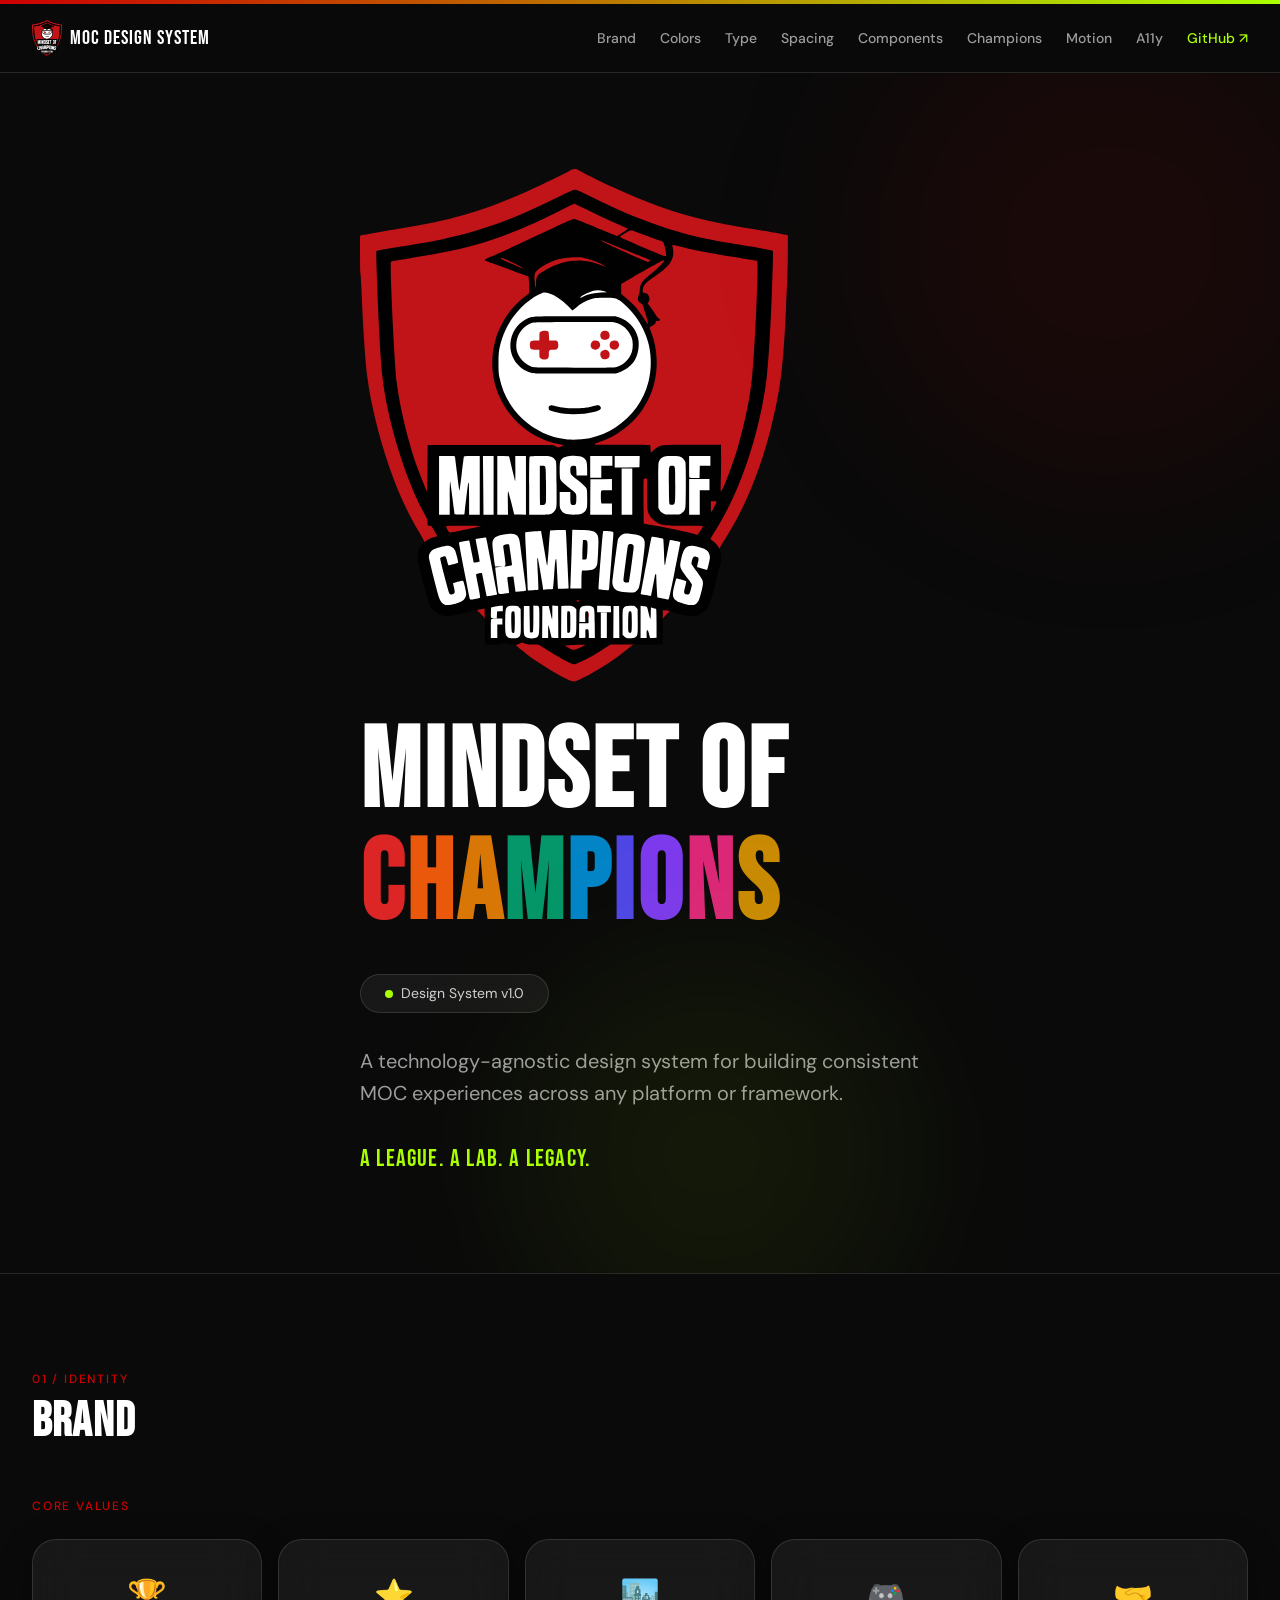
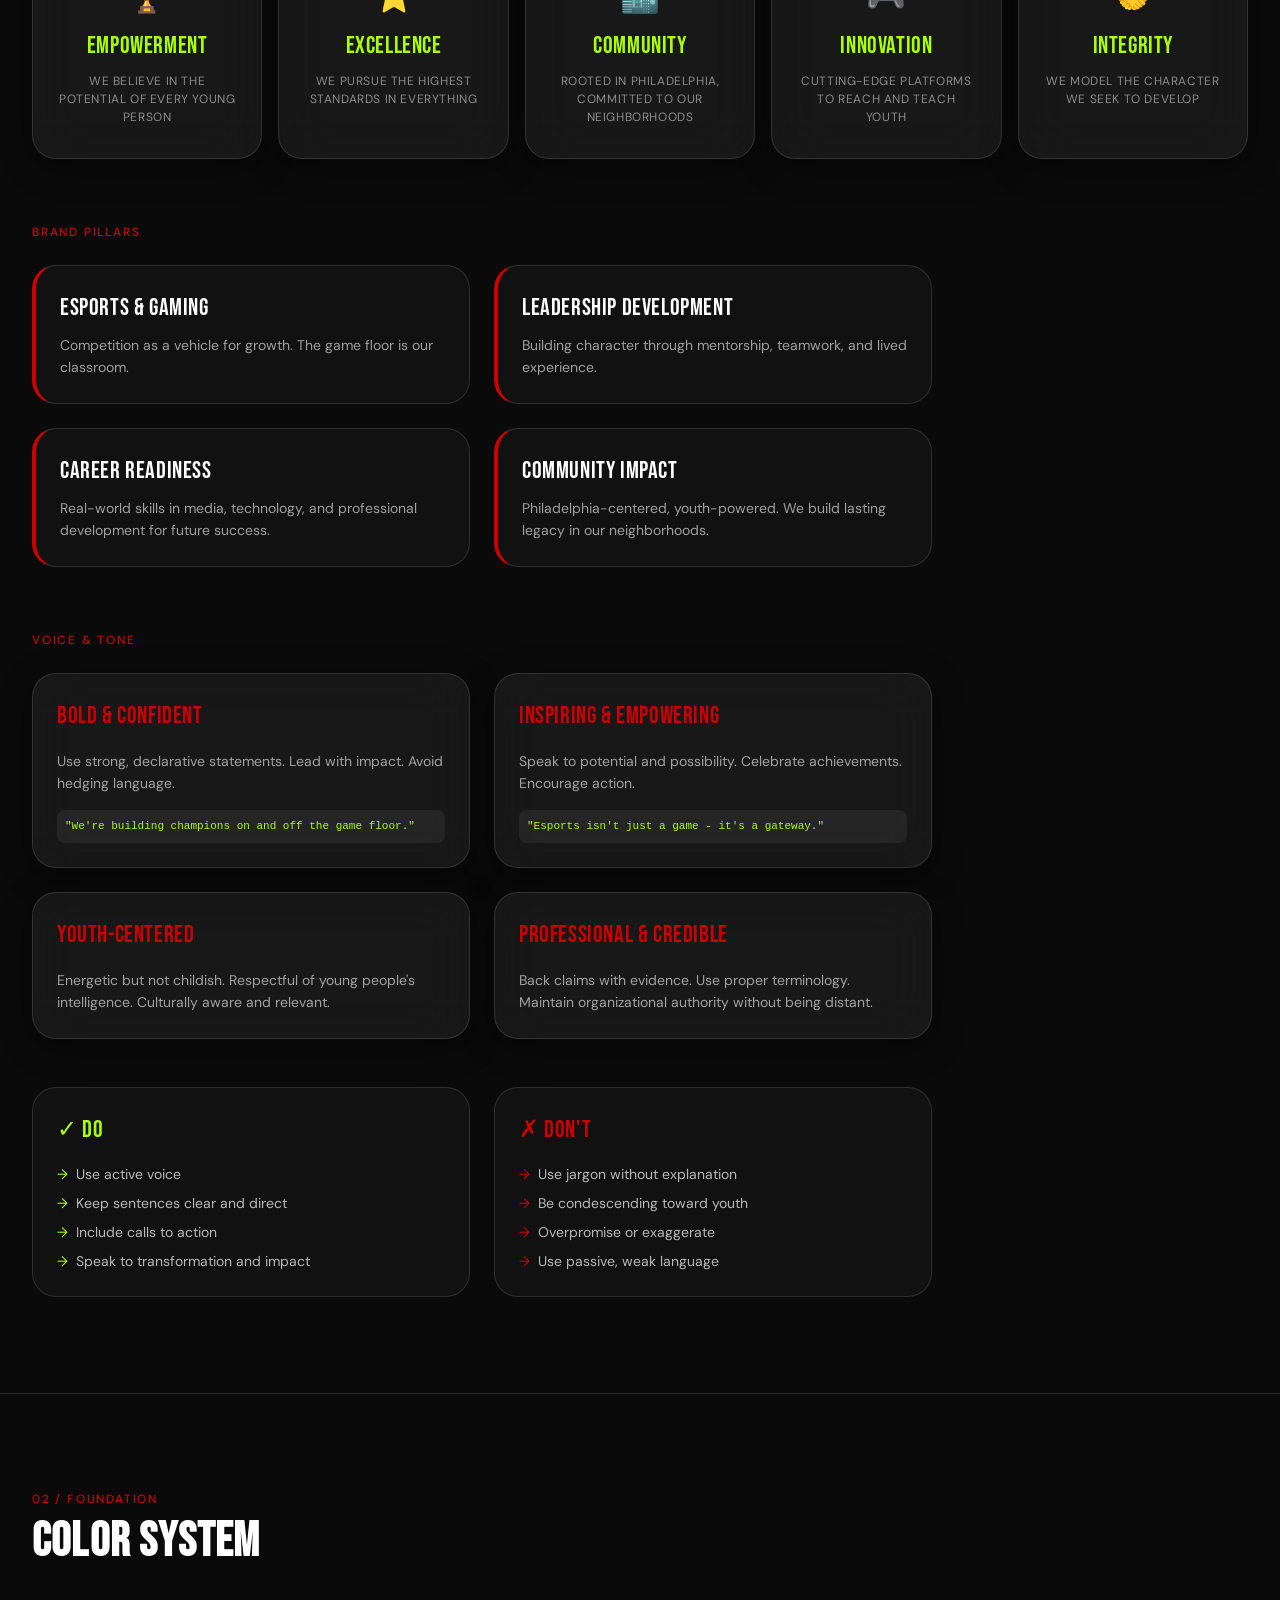
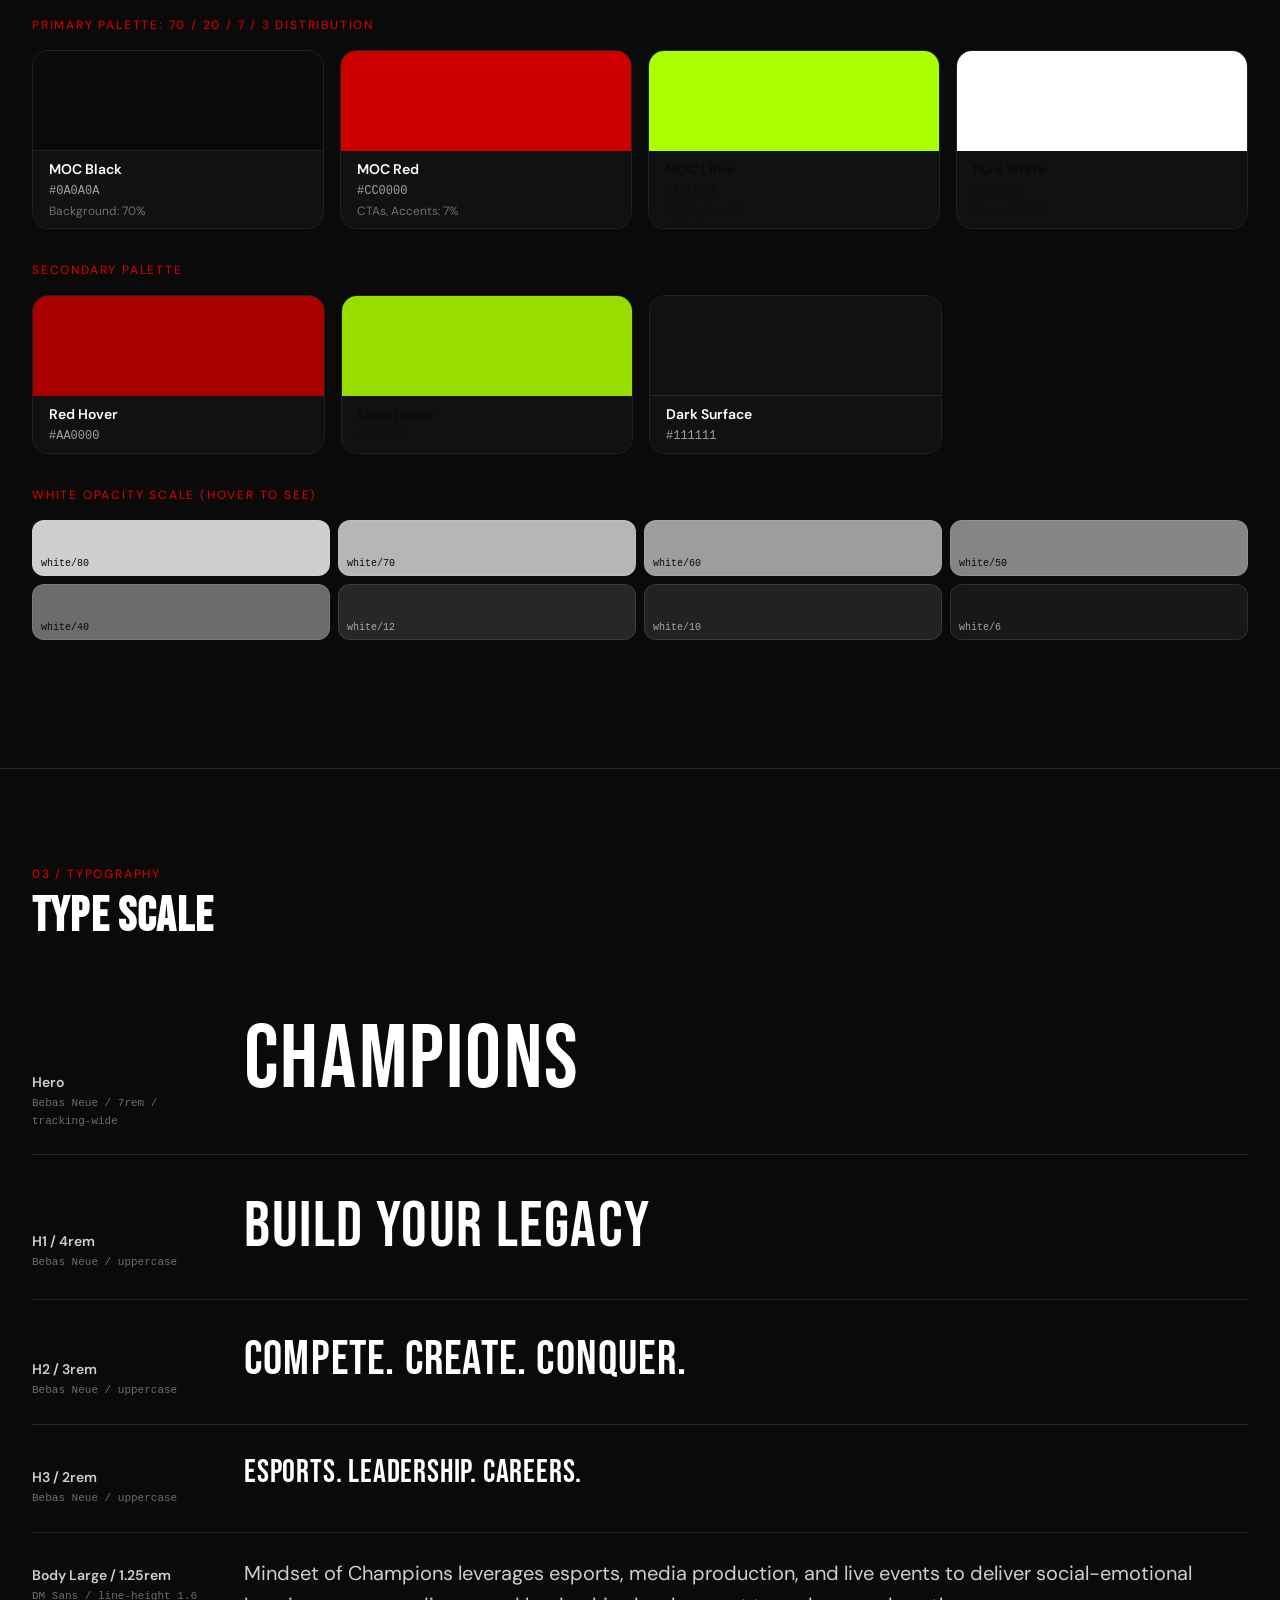
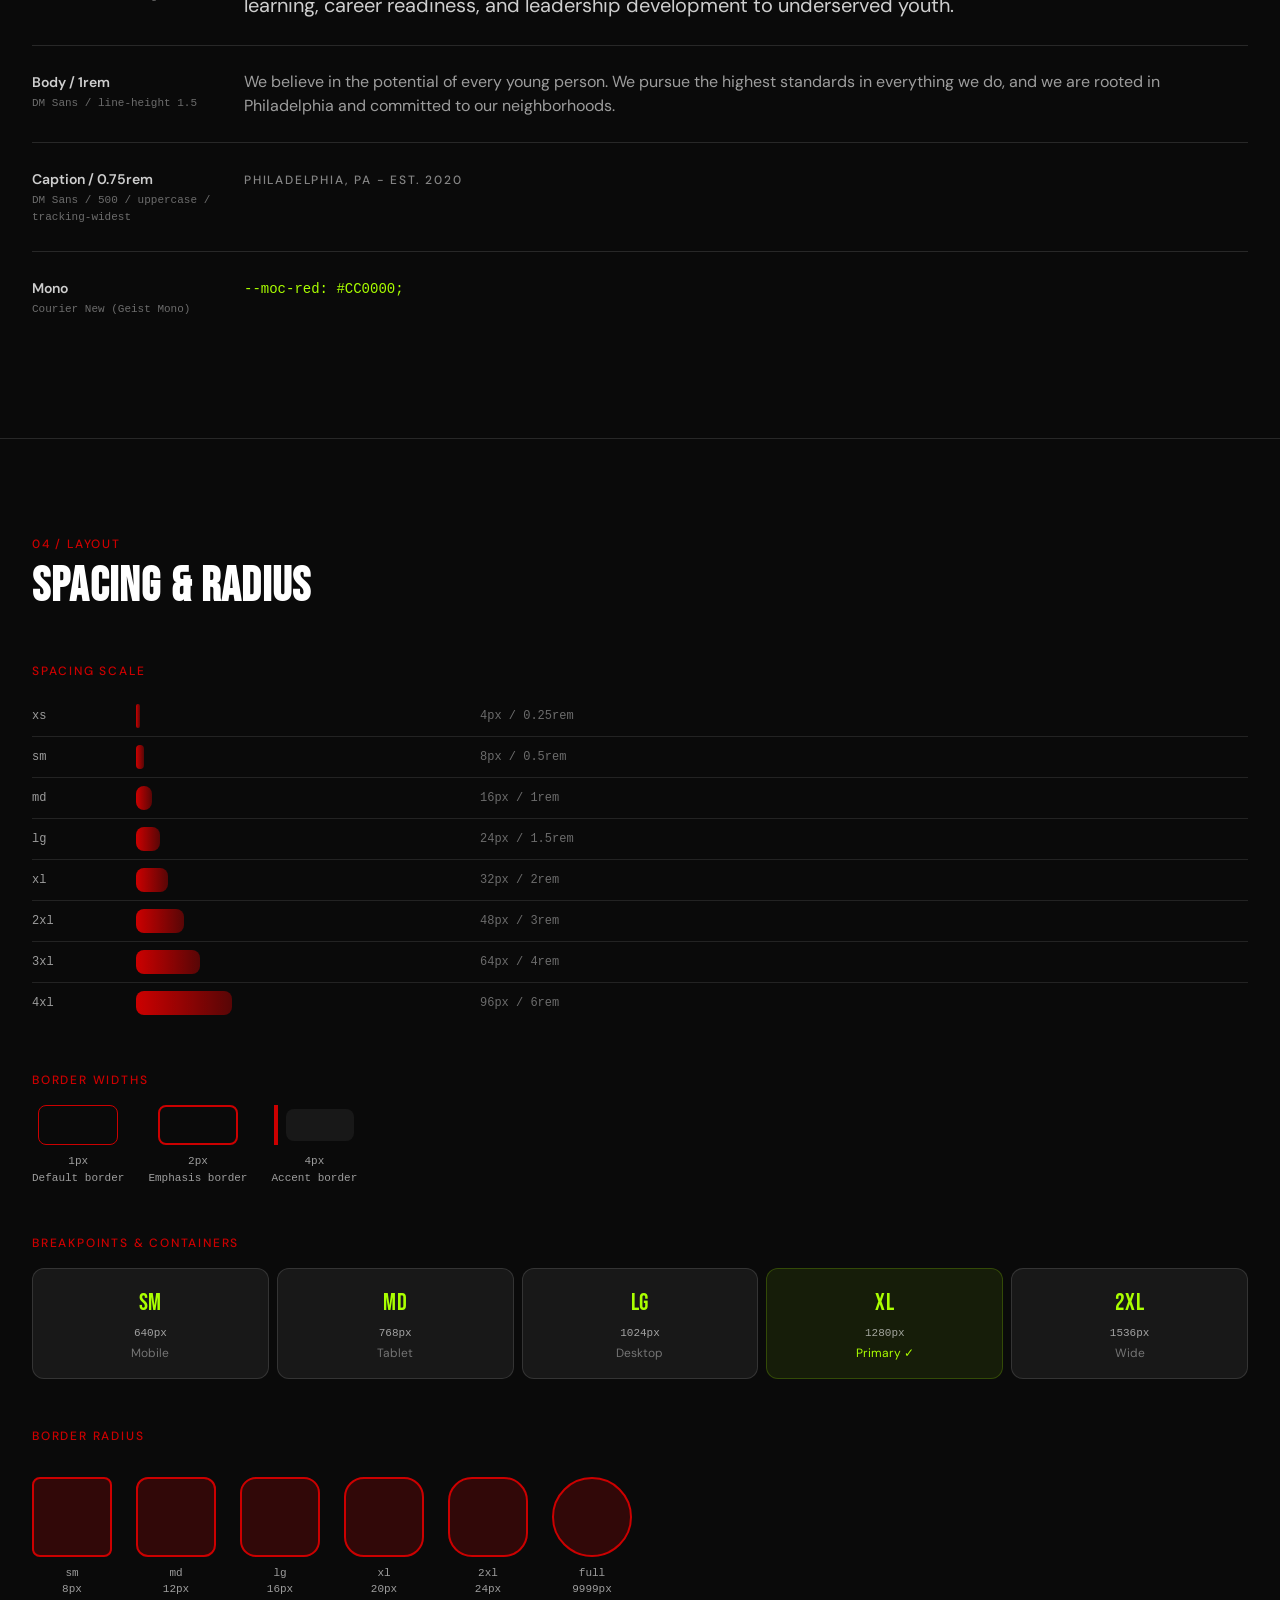
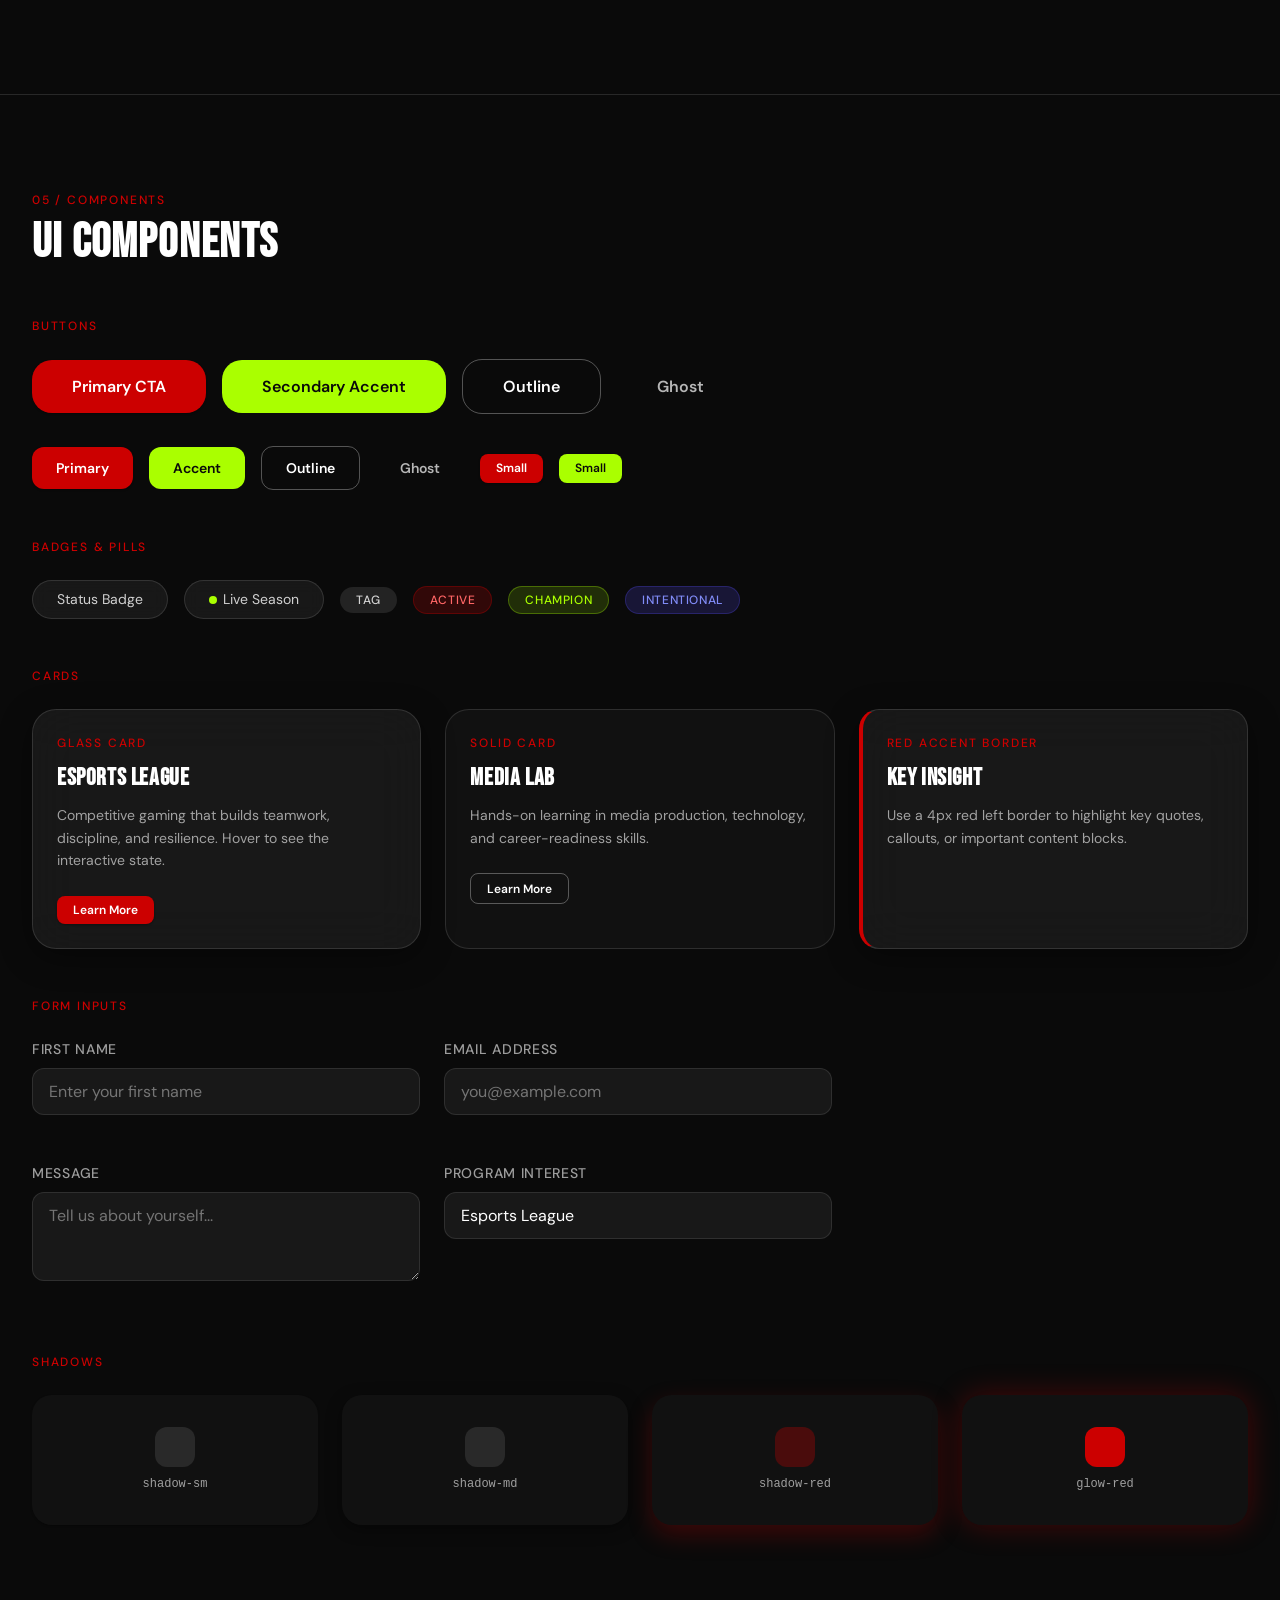
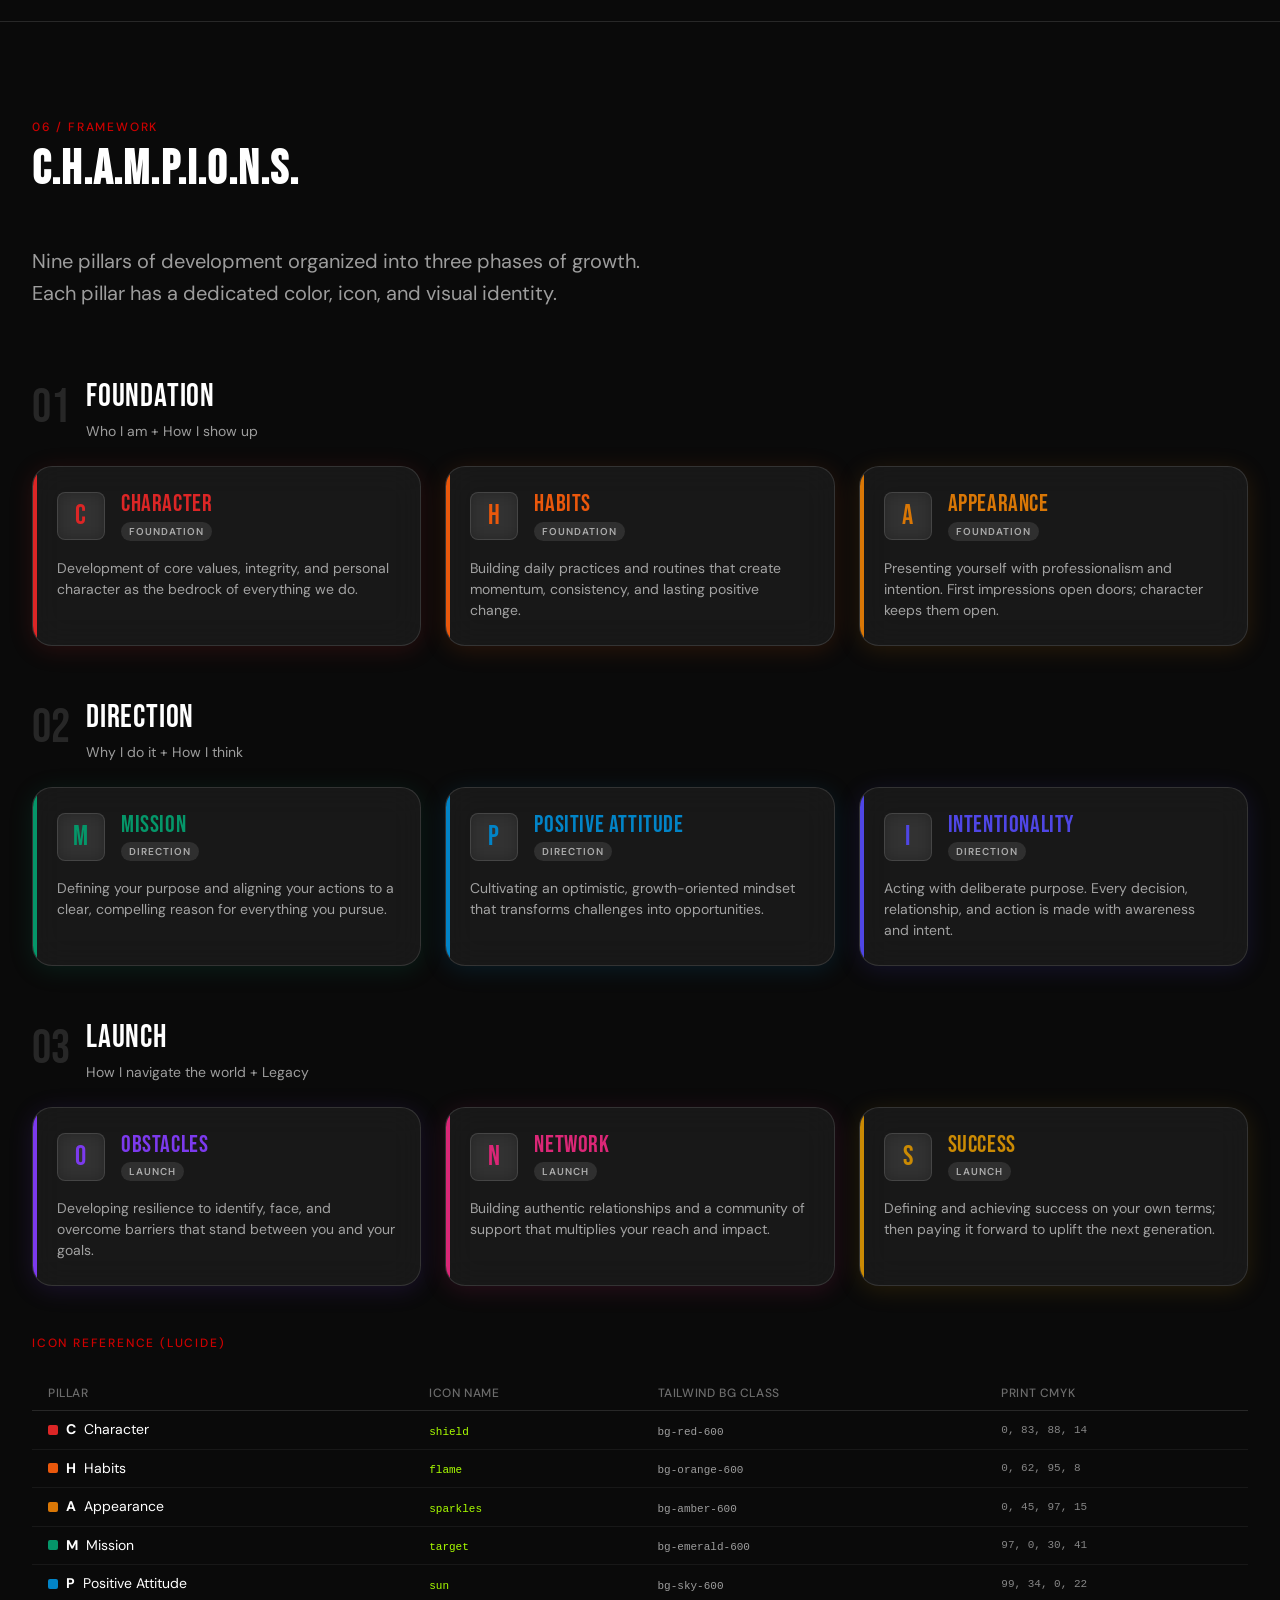
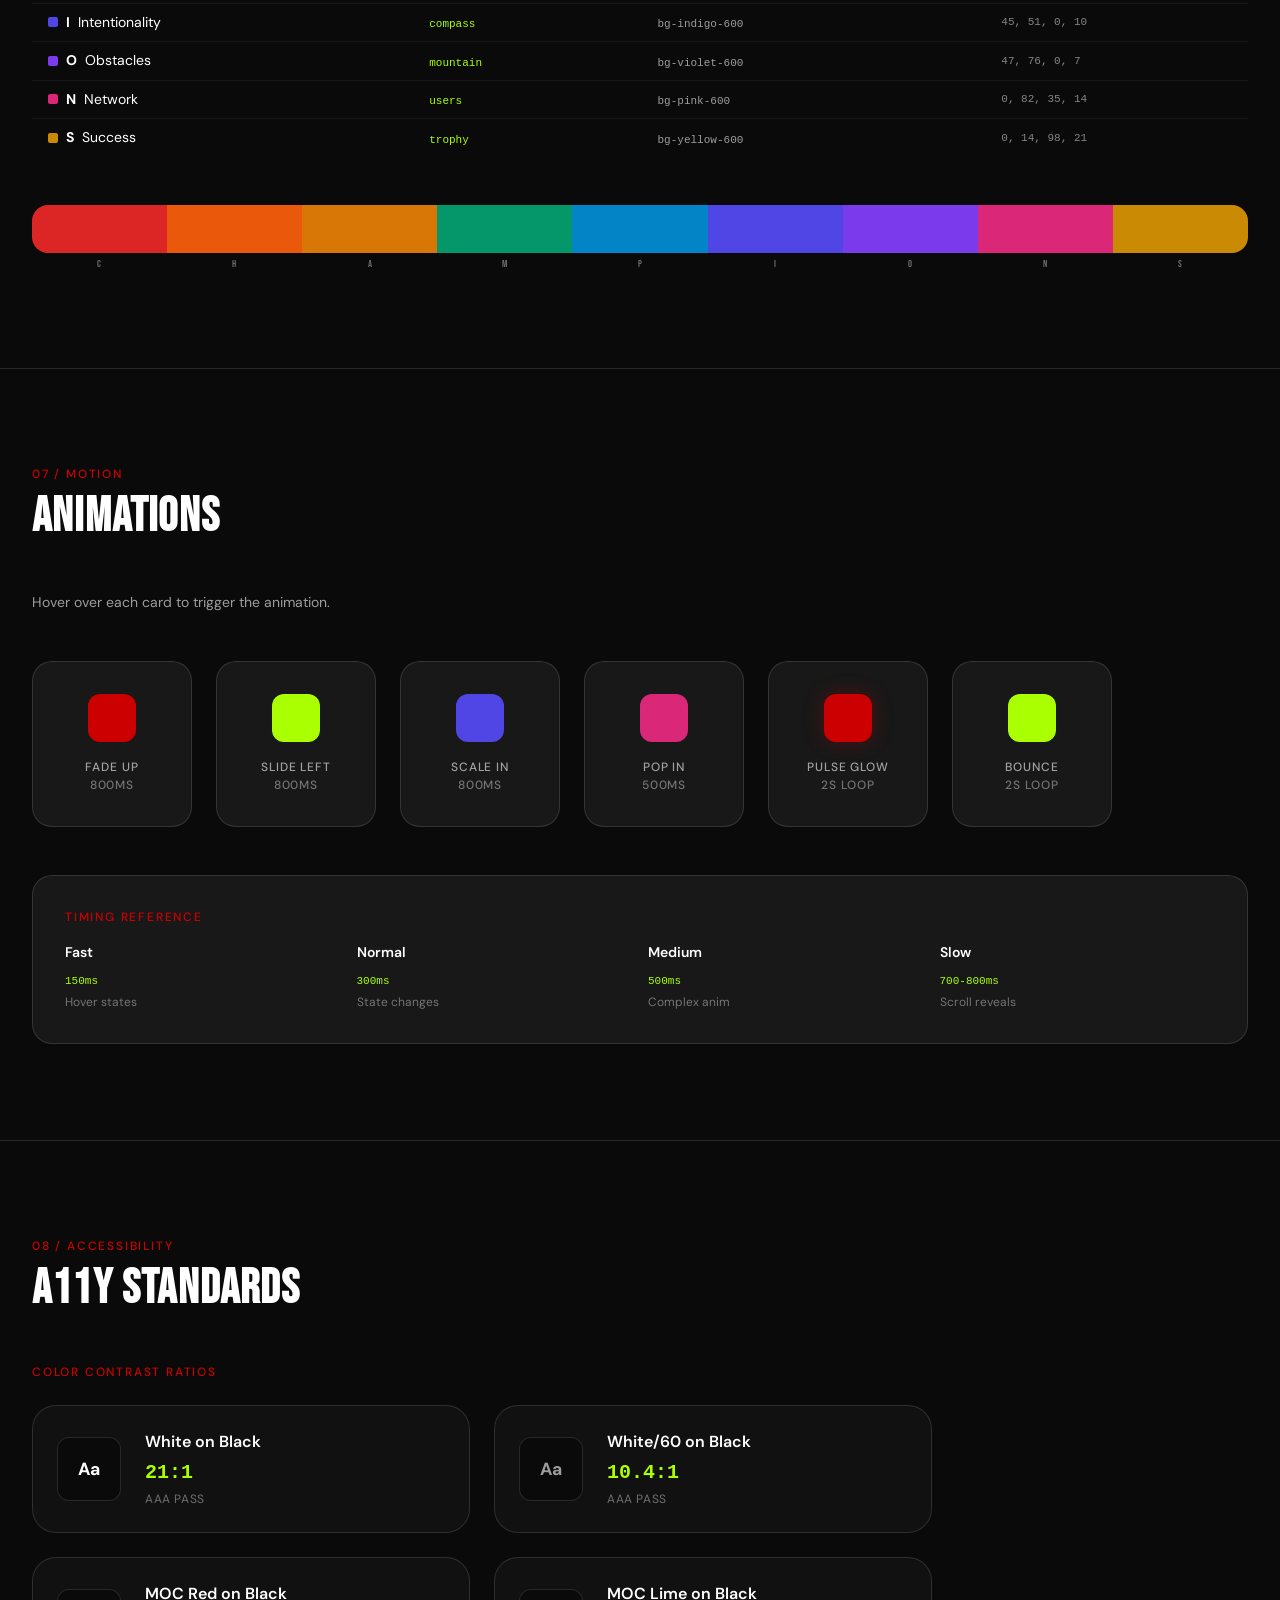
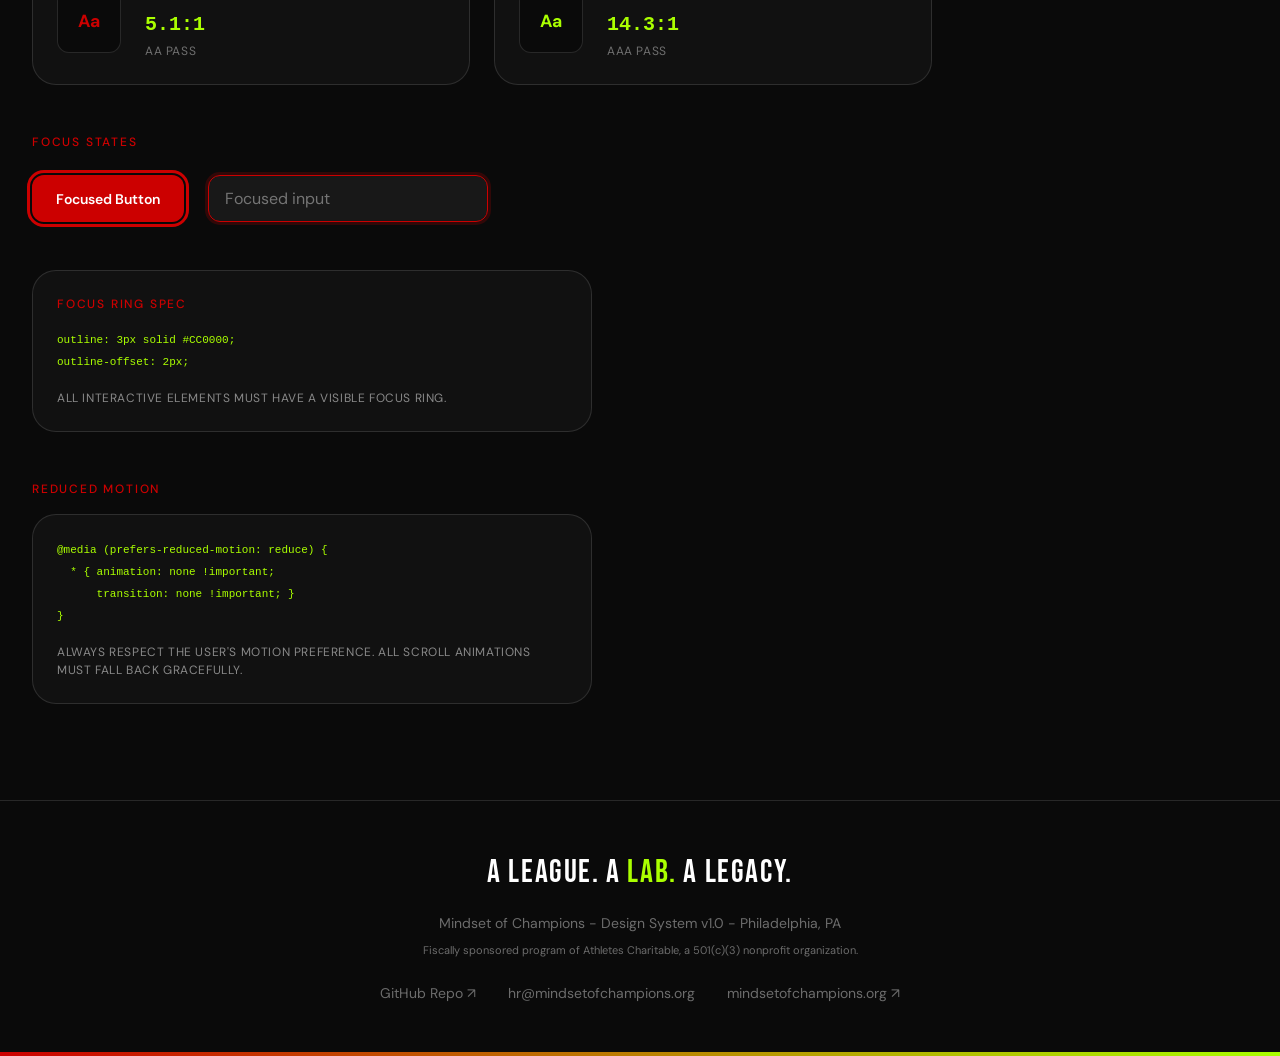
<file: index.html>
<!DOCTYPE html>
<html lang="en">
<head>
  <meta charset="UTF-8" />
  <meta name="viewport" content="width=device-width, initial-scale=1.0" />
  <title>Mindset of Champions: Design System</title>
  <link rel="preconnect" href="https://fonts.googleapis.com" />
  <link rel="preconnect" href="https://fonts.gstatic.com" crossorigin />
  <link href="https://fonts.googleapis.com/css2?family=Bebas+Neue&family=DM+Sans:wght@400;500;600;700&display=swap" rel="stylesheet" />
  <style>
    /* ---- TOKENS (from brand-kit/css/variables.css) ---- */
    :root {
      --moc-black: #0A0A0A;
      --moc-red: #CC0000;
      --moc-lime: #AAFF00;
      --moc-white: #FFFFFF;
      --moc-red-hover: #AA0000;
      --moc-lime-hover: #99DD00;
      --moc-dark-surface: #111111;

      --pillar-character: #DC2626;
      --pillar-habits: #EA580C;
      --pillar-appearance: #D97706;
      --pillar-mission: #059669;
      --pillar-positive: #0284C7;
      --pillar-intentionality: #4F46E5;
      --pillar-obstacles: #7C3AED;
      --pillar-network: #DB2777;
      --pillar-success: #CA8A04;

      --color-background: var(--moc-black);
      --color-foreground: var(--moc-white);
      --color-primary: var(--moc-red);
      --color-accent: var(--moc-lime);
      --color-muted: rgba(255,255,255,0.06);
      --color-border: rgba(255,255,255,0.12);

      --white-80: rgba(255,255,255,0.8);
      --white-70: rgba(255,255,255,0.7);
      --white-60: rgba(255,255,255,0.6);
      --white-50: rgba(255,255,255,0.5);
      --white-40: rgba(255,255,255,0.4);
      --white-12: rgba(255,255,255,0.12);
      --white-10: rgba(255,255,255,0.10);
      --white-6: rgba(255,255,255,0.06);

      --font-display: 'Bebas Neue', sans-serif;
      --font-sans: 'DM Sans', sans-serif;
      --font-mono: 'Courier New', monospace;

      --text-hero: 7rem;
      --text-h1: 4rem;
      --text-h2: 3rem;
      --text-h3: 2rem;
      --text-h4: 1.5rem;
      --text-body-lg: 1.25rem;
      --text-body: 1rem;
      --text-body-sm: 0.875rem;
      --text-caption: 0.75rem;

      --space-xs: 0.25rem;
      --space-sm: 0.5rem;
      --space-md: 1rem;
      --space-lg: 1.5rem;
      --space-xl: 2rem;
      --space-2xl: 3rem;
      --space-3xl: 4rem;
      --space-4xl: 6rem;

      --radius-sm: 0.5rem;
      --radius-md: 0.75rem;
      --radius-lg: 1rem;
      --radius-xl: 1.25rem;
      --radius-2xl: 1.5rem;
      --radius-full: 9999px;

      --shadow-sm: 0 1px 2px rgba(0,0,0,0.3);
      --shadow-md: 0 4px 16px rgba(0,0,0,0.4);
      --shadow-lg: 0 8px 32px rgba(0,0,0,0.4);
      --shadow-xl: 0 12px 40px rgba(0,0,0,0.5);
      --shadow-red: 0 10px 25px rgba(204,0,0,0.25);
      --shadow-lime: 0 10px 25px rgba(170,255,0,0.25);
      --shadow-glow-red: 0 0 30px rgba(204,0,0,0.3);

      --transition-fast: 150ms;
      --transition-normal: 300ms;
      --ease-smooth: cubic-bezier(0.22, 1, 0.36, 1);
    }

    /* ---- RESET ---- */
    *, *::before, *::after { box-sizing: border-box; margin: 0; padding: 0; }
    html { scroll-behavior: smooth; }
    body {
      background: var(--moc-black);
      color: var(--moc-white);
      font-family: var(--font-sans);
      font-size: var(--text-body);
      line-height: 1.5;
      -webkit-font-smoothing: antialiased;
    }

    /* ---- LAYOUT ---- */
    .container {
      max-width: 1280px;
      margin: 0 auto;
      padding: 0 var(--space-xl);
    }

    section {
      padding: var(--space-4xl) 0;
      border-bottom: 1px solid var(--white-12);
    }

    .section-label {
      font-family: var(--font-sans);
      font-size: var(--text-caption);
      font-weight: 500;
      letter-spacing: 0.15em;
      text-transform: uppercase;
      color: var(--moc-red);
      margin-bottom: var(--space-sm);
    }

    .section-title {
      font-family: var(--font-display);
      font-size: var(--text-h2);
      text-transform: uppercase;
      letter-spacing: 0.025em;
      line-height: 1.1;
      margin-bottom: var(--space-2xl);
    }

    /* ---- GRID HELPERS ---- */
    .grid-2 { display: grid; grid-template-columns: repeat(2, 1fr); gap: var(--space-lg); }
    .grid-3 { display: grid; grid-template-columns: repeat(3, 1fr); gap: var(--space-lg); }
    .grid-4 { display: grid; grid-template-columns: repeat(4, 1fr); gap: var(--space-lg); }
    .grid-5 { display: grid; grid-template-columns: repeat(5, 1fr); gap: var(--space-md); }
    @media (max-width: 900px) {
      .grid-4, .grid-5 { grid-template-columns: repeat(2, 1fr); }
    }
    @media (max-width: 640px) {
      .grid-2, .grid-3, .grid-4, .grid-5 { grid-template-columns: 1fr; }
    }

    /* ---- GLASS CARD ---- */
    .glass-card {
      background: var(--white-6);
      backdrop-filter: blur(24px);
      -webkit-backdrop-filter: blur(24px);
      border: 1px solid var(--white-12);
      border-radius: var(--radius-2xl);
      box-shadow: var(--shadow-lg);
      padding: var(--space-lg);
      transition: background var(--transition-normal) var(--ease-smooth),
                  border-color var(--transition-normal) var(--ease-smooth),
                  box-shadow var(--transition-normal) var(--ease-smooth);
    }
    .glass-card:hover {
      background: rgba(255,255,255,0.10);
      border-color: rgba(255,255,255,0.18);
      box-shadow: 0 12px 40px rgba(204,0,0,0.15);
    }

    .solid-card {
      background: var(--moc-dark-surface);
      border: 1px solid var(--white-12);
      border-radius: var(--radius-2xl);
      padding: var(--space-lg);
    }

    /* ====================================================
       HERO NAV
       ==================================================== */
    .site-nav {
      position: sticky;
      top: 0;
      z-index: 100;
      background: rgba(10,10,10,0.85);
      backdrop-filter: blur(16px);
      border-bottom: 1px solid var(--white-12);
      padding: var(--space-md) 0;
    }
    .nav-inner {
      display: flex;
      align-items: center;
      gap: var(--space-xl);
      max-width: 1280px;
      margin: 0 auto;
      padding: 0 var(--space-xl);
    }
    .nav-logo {
      display: flex;
      align-items: center;
      gap: var(--space-sm);
      text-decoration: none;
    }
    .nav-logo img {
      height: 36px;
      width: auto;
    }
    .nav-wordmark {
      font-family: var(--font-display);
      font-size: 1.25rem;
      letter-spacing: 0.05em;
      color: var(--moc-white);
    }
    .nav-links {
      display: flex;
      gap: var(--space-lg);
      list-style: none;
      margin-left: auto;
    }
    .nav-links a {
      font-size: var(--text-body-sm);
      font-weight: 500;
      color: var(--white-60);
      text-decoration: none;
      transition: color var(--transition-fast);
    }
    .nav-links a:hover { color: var(--moc-white); }

    /* ====================================================
       HERO
       ==================================================== */
    #hero {
      min-height: 80vh;
      display: flex;
      align-items: center;
      position: relative;
      overflow: hidden;
      border-bottom: 1px solid var(--white-12);
      padding: var(--space-4xl) 0;
    }
    .hero-glow-red {
      position: absolute;
      top: -80px;
      right: -80px;
      width: 500px;
      height: 500px;
      background: rgba(204,0,0,0.08);
      border-radius: 50%;
      filter: blur(80px);
      pointer-events: none;
    }
    .hero-glow-lime {
      position: absolute;
      bottom: -80px;
      left: 40%;
      width: 400px;
      height: 400px;
      background: rgba(170,255,0,0.06);
      border-radius: 50%;
      filter: blur(80px);
      pointer-events: none;
    }
    .hero-badge {
      display: inline-flex;
      align-items: center;
      gap: var(--space-sm);
      background: var(--white-6);
      backdrop-filter: blur(8px);
      border: 1px solid var(--white-12);
      border-radius: var(--radius-full);
      padding: var(--space-sm) var(--space-lg);
      font-size: var(--text-body-sm);
      color: var(--white-80);
    }
    .hero-badge-dot {
      width: 8px;
      height: 8px;
      border-radius: 50%;
      background: var(--moc-lime);
      animation: pulse-lime 2s ease-in-out infinite;
    }
    @keyframes pulse-lime {
      0%,100% { box-shadow: 0 0 0 0 rgba(170,255,0,0.5); }
      50% { box-shadow: 0 0 0 8px rgba(170,255,0,0); }
    }
    .hero-title {
      font-family: var(--font-display);
      font-size: clamp(4rem, 10vw, var(--text-hero));
      text-transform: uppercase;
      letter-spacing: 0.025em;
      line-height: 1.0;
    }
    .hero-sub {
      font-size: var(--text-body-lg);
      color: var(--white-60);
      max-width: 560px;
      margin-bottom: var(--space-xl);
      line-height: 1.6;
    }
    .hero-tagline {
      font-family: var(--font-display);
      font-size: var(--text-h4);
      letter-spacing: 0.05em;
      color: var(--moc-lime);
      text-transform: uppercase;
    }

    /* ====================================================
       COLOR SYSTEM
       ==================================================== */
    .swatch-row { display: flex; flex-wrap: wrap; gap: var(--space-md); margin-bottom: var(--space-xl); }
    .swatch {
      flex: 1;
      min-width: 140px;
      border-radius: var(--radius-lg);
      overflow: hidden;
      border: 1px solid var(--white-10);
    }
    .swatch-color {
      height: 100px;
    }
    .swatch-info {
      background: var(--moc-dark-surface);
      padding: var(--space-sm) var(--space-md);
    }
    .swatch-name {
      font-weight: 600;
      font-size: var(--text-body-sm);
      margin-bottom: 2px;
    }
    .swatch-hex {
      font-family: var(--font-mono);
      font-size: var(--text-caption);
      color: var(--white-60);
    }
    .swatch-usage {
      font-size: var(--text-caption);
      color: var(--white-40);
      margin-top: 2px;
    }

    .opacity-row { display: grid; grid-template-columns: repeat(4, 1fr); gap: var(--space-sm); margin-bottom: var(--space-xl); }
    @media (max-width: 640px) { .opacity-row { grid-template-columns: repeat(2, 1fr); } }
    .opacity-swatch {
      height: 56px;
      border-radius: var(--radius-md);
      border: 1px solid var(--white-10);
      display: flex;
      align-items: flex-end;
      padding: var(--space-xs) var(--space-sm);
    }
    .opacity-label {
      font-family: var(--font-mono);
      font-size: 10px;
      color: var(--white-60);
    }

    /* ====================================================
       TYPOGRAPHY
       ==================================================== */
    .type-row {
      display: flex;
      align-items: baseline;
      gap: var(--space-xl);
      padding: var(--space-lg) 0;
      border-bottom: 1px solid var(--white-12);
    }
    .type-meta {
      width: 180px;
      flex-shrink: 0;
    }
    .type-meta-name {
      font-size: var(--text-body-sm);
      font-weight: 600;
      color: var(--white-80);
      margin-bottom: 2px;
    }
    .type-meta-detail {
      font-family: var(--font-mono);
      font-size: 11px;
      color: var(--white-40);
      line-height: 1.6;
    }
    .type-sample { flex: 1; }

    /* ====================================================
       SPACING
       ==================================================== */
    .spacing-row {
      display: flex;
      align-items: center;
      gap: var(--space-lg);
      padding: var(--space-sm) 0;
      border-bottom: 1px solid var(--white-10);
    }
    .spacing-bar-wrap { width: 320px; }
    .spacing-bar {
      height: 24px;
      background: linear-gradient(90deg, var(--moc-red), rgba(204,0,0,0.4));
      border-radius: var(--radius-sm);
    }
    .spacing-label {
      font-family: var(--font-mono);
      font-size: var(--text-caption);
      color: var(--white-60);
      width: 80px;
    }
    .spacing-value {
      font-family: var(--font-mono);
      font-size: var(--text-caption);
      color: var(--white-40);
    }

    /* ====================================================
       BUTTONS
       ==================================================== */
    .btn-row {
      display: flex;
      flex-wrap: wrap;
      align-items: center;
      gap: var(--space-md);
      margin-bottom: var(--space-xl);
    }
    .btn {
      display: inline-flex;
      align-items: center;
      gap: var(--space-sm);
      font-family: var(--font-sans);
      font-size: var(--text-body-sm);
      font-weight: 600;
      text-decoration: none;
      cursor: pointer;
      border: none;
      outline: none;
      border-radius: var(--radius-md);
      padding: 0.75rem 1.5rem;
      transition: all var(--transition-normal) var(--ease-smooth);
    }
    .btn-primary {
      background: var(--moc-red);
      color: var(--moc-white);
      box-shadow: var(--shadow-sm);
    }
    .btn-primary:hover {
      background: var(--moc-red-hover);
      box-shadow: var(--shadow-red);
      transform: scale(1.04);
    }
    .btn-accent {
      background: var(--moc-lime);
      color: var(--moc-black);
    }
    .btn-accent:hover {
      background: var(--moc-lime-hover);
      box-shadow: var(--shadow-lime);
      transform: scale(1.04);
    }
    .btn-outline {
      background: transparent;
      color: var(--moc-white);
      border: 1px solid rgba(255,255,255,0.3);
    }
    .btn-outline:hover {
      background: var(--white-12);
      border-color: rgba(255,255,255,0.5);
    }
    .btn-ghost {
      background: transparent;
      color: var(--white-70);
    }
    .btn-ghost:hover {
      background: var(--white-6);
      color: var(--moc-white);
    }
    .btn-sm {
      font-size: var(--text-caption);
      padding: 0.4rem 1rem;
      border-radius: var(--radius-sm);
    }
    .btn-lg {
      font-size: var(--text-body);
      padding: 1rem 2.5rem;
      border-radius: var(--radius-xl);
    }

    /* ====================================================
       BADGES & PILLS
       ==================================================== */
    .badge {
      display: inline-flex;
      align-items: center;
      background: var(--white-6);
      backdrop-filter: blur(8px);
      border: 1px solid var(--white-12);
      border-radius: var(--radius-full);
      padding: var(--space-sm) var(--space-lg);
      font-size: var(--text-body-sm);
      color: var(--white-80);
    }
    .pill {
      display: inline-flex;
      align-items: center;
      background: var(--white-10);
      border-radius: var(--radius-full);
      padding: var(--space-xs) var(--space-md);
      font-size: var(--text-caption);
      color: var(--white-80);
      font-weight: 500;
      letter-spacing: 0.05em;
      text-transform: uppercase;
    }
    .pill-red { background: rgba(204,0,0,0.2); color: #FF6666; border: 1px solid rgba(204,0,0,0.3); }
    .pill-lime { background: rgba(170,255,0,0.15); color: var(--moc-lime); border: 1px solid rgba(170,255,0,0.3); }

    /* ====================================================
       INPUTS
       ==================================================== */
    .input-group { display: flex; flex-direction: column; gap: var(--space-sm); margin-bottom: var(--space-lg); }
    .input-label {
      font-size: var(--text-body-sm);
      font-weight: 500;
      letter-spacing: 0.05em;
      text-transform: uppercase;
      color: var(--white-60);
    }
    .input {
      background: var(--white-6);
      border: 1px solid var(--white-10);
      border-radius: var(--radius-md);
      color: var(--moc-white);
      font-family: var(--font-sans);
      font-size: var(--text-body);
      padding: 0.75rem 1rem;
      outline: none;
      transition: border-color var(--transition-fast);
      width: 100%;
    }
    .input::placeholder { color: var(--white-40); }
    .input:focus { border-color: var(--moc-red); box-shadow: 0 0 0 3px rgba(204,0,0,0.2); }
    .input-row { display: grid; grid-template-columns: repeat(2, 1fr); gap: var(--space-lg); }
    @media (max-width: 640px) { .input-row { grid-template-columns: 1fr; } }

    /* ====================================================
       CARDS SHOWCASE
       ==================================================== */
    .red-accent-border {
      border-left: 4px solid var(--moc-red);
      padding-left: var(--space-lg);
    }

    /* ====================================================
       SHADOWS
       ==================================================== */
    .shadow-demo {
      background: var(--moc-dark-surface);
      border-radius: var(--radius-xl);
      padding: var(--space-xl);
      display: flex;
      flex-direction: column;
      align-items: center;
      justify-content: center;
      gap: var(--space-sm);
    }
    .shadow-demo-name {
      font-family: var(--font-mono);
      font-size: var(--text-caption);
      color: var(--white-60);
      text-align: center;
    }

    /* ====================================================
       CHAMPIONS FRAMEWORK
       ==================================================== */
    .champions-grid {
      display: grid;
      grid-template-columns: repeat(3, 1fr);
      gap: var(--space-lg);
      margin-bottom: var(--space-2xl);
    }
    @media (max-width: 900px) { .champions-grid { grid-template-columns: 1fr; } }

    .pillar-card {
      background: var(--white-6);
      backdrop-filter: blur(16px);
      border: 1px solid var(--white-12);
      border-radius: var(--radius-xl);
      padding: var(--space-lg);
      position: relative;
      overflow: hidden;
      transition: transform var(--transition-normal) var(--ease-smooth),
                  box-shadow var(--transition-normal) var(--ease-smooth);
    }
    .pillar-card::before {
      content: '';
      position: absolute;
      inset: 0;
      border-radius: inherit;
      opacity: 0;
      transition: opacity var(--transition-normal);
    }
    .pillar-card:hover { transform: translateY(-4px); }
    .pillar-card-accent {
      width: 4px;
      border-radius: 2px;
      height: 100%;
      position: absolute;
      left: 0;
      top: 0;
    }
    .pillar-header {
      display: flex;
      align-items: center;
      gap: var(--space-md);
      margin-bottom: var(--space-md);
    }
    .pillar-letter {
      width: 48px;
      height: 48px;
      background: var(--white-6);
      backdrop-filter: blur(8px);
      border: 1px solid var(--white-12);
      border-radius: var(--radius-sm);
      display: flex;
      align-items: center;
      justify-content: center;
      font-family: var(--font-display);
      font-size: 1.75rem;
      letter-spacing: 0.025em;
      flex-shrink: 0;
    }
    .pillar-meta {}
    .pillar-name {
      font-family: var(--font-display);
      font-size: var(--text-h4);
      letter-spacing: 0.025em;
      text-transform: uppercase;
      line-height: 1.1;
    }
    .pillar-phase-badge {
      display: inline-block;
      font-size: 10px;
      font-weight: 600;
      letter-spacing: 0.1em;
      text-transform: uppercase;
      padding: 2px 8px;
      border-radius: var(--radius-full);
      margin-top: 4px;
      background: var(--white-10);
      color: var(--white-60);
    }
    .pillar-desc {
      font-size: var(--text-body-sm);
      color: var(--white-60);
      line-height: 1.5;
    }

    .phase-block {
      margin-bottom: var(--space-xl);
    }
    .phase-header {
      display: flex;
      align-items: center;
      gap: var(--space-md);
      margin-bottom: var(--space-lg);
    }
    .phase-number {
      font-family: var(--font-display);
      font-size: var(--text-h2);
      line-height: 1;
      color: var(--white-12);
    }
    .phase-info {}
    .phase-title {
      font-family: var(--font-display);
      font-size: var(--text-h3);
      text-transform: uppercase;
      letter-spacing: 0.025em;
    }
    .phase-theme {
      font-size: var(--text-body-sm);
      color: var(--white-60);
    }

    /* ====================================================
       BORDER RADIUS
       ==================================================== */
    .radius-demos {
      display: flex;
      flex-wrap: wrap;
      gap: var(--space-lg);
      align-items: flex-end;
    }
    .radius-demo {
      display: flex;
      flex-direction: column;
      align-items: center;
      gap: var(--space-sm);
    }
    .radius-box {
      background: rgba(204,0,0,0.2);
      border: 2px solid var(--moc-red);
      width: 80px;
      height: 80px;
    }
    .radius-label {
      font-family: var(--font-mono);
      font-size: 11px;
      color: var(--white-60);
      text-align: center;
    }

    /* ====================================================
       ANIMATION SHOWCASE
       ==================================================== */
    @keyframes fade-up {
      from { opacity: 0; transform: translateY(30px); }
      to   { opacity: 1; transform: translateY(0); }
    }
    @keyframes slide-left {
      from { opacity: 0; transform: translateX(-40px); }
      to   { opacity: 1; transform: translateX(0); }
    }
    @keyframes scale-in {
      from { opacity: 0; transform: scale(0.9); }
      to   { opacity: 1; transform: scale(1); }
    }
    @keyframes pop-in {
      0%  { opacity: 0; transform: scale(0.8) translateY(20px); }
      70% { transform: scale(1.02) translateY(-2px); }
      100%{ opacity: 1; transform: scale(1) translateY(0); }
    }
    @keyframes pulse-glow {
      0%,100% { box-shadow: 0 0 20px rgba(204,0,0,0.3); }
      50%     { box-shadow: 0 0 40px rgba(204,0,0,0.6); }
    }
    @keyframes bounce-slow {
      0%,100% { transform: translateY(0); }
      50%     { transform: translateY(-10px); }
    }

    .anim-trigger { animation-play-state: paused; }
    .anim-trigger.playing { animation-play-state: running; }

    .anim-demos {
      display: flex;
      flex-wrap: wrap;
      gap: var(--space-lg);
    }
    .anim-box {
      background: var(--white-6);
      border: 1px solid var(--white-12);
      border-radius: var(--radius-xl);
      padding: var(--space-xl);
      display: flex;
      flex-direction: column;
      align-items: center;
      gap: var(--space-md);
      cursor: pointer;
      min-width: 160px;
      user-select: none;
    }
    .anim-box:hover .anim-dot { animation-play-state: running !important; }
    .anim-box-label {
      font-size: var(--text-caption);
      color: var(--white-60);
      text-align: center;
      text-transform: uppercase;
      letter-spacing: 0.08em;
      font-weight: 500;
    }
    .anim-dot {
      width: 48px;
      height: 48px;
      border-radius: var(--radius-md);
      background: var(--moc-red);
      animation-duration: 800ms;
      animation-fill-mode: both;
      animation-iteration-count: 1;
      animation-play-state: paused;
    }
    .anim-fade-up   .anim-dot { animation-name: fade-up; }
    .anim-slide-left .anim-dot { animation-name: slide-left; }
    .anim-scale-in  .anim-dot { animation-name: scale-in; }
    .anim-pop-in    .anim-dot { animation-name: pop-in; animation-duration: 500ms; }
    .anim-glow .anim-dot { animation-name: pulse-glow; animation-duration: 2s; animation-iteration-count: infinite; animation-play-state: running; }
    .anim-bounce .anim-dot { animation-name: bounce-slow; animation-duration: 2s; animation-iteration-count: infinite; animation-play-state: running; }

    /* ====================================================
       FOOTER
       ==================================================== */
    footer {
      padding: var(--space-2xl) 0;
      text-align: center;
    }
    .footer-tagline {
      font-family: var(--font-display);
      font-size: var(--text-h3);
      text-transform: uppercase;
      letter-spacing: 0.05em;
      margin-bottom: var(--space-md);
    }
    .footer-tagline span { color: var(--moc-lime); }
    .footer-sub {
      font-size: var(--text-body-sm);
      color: var(--white-40);
    }

    /* ====================================================
       UTILITY STRIP
       ==================================================== */
    .strip {
      height: 4px;
      background: linear-gradient(90deg, var(--moc-red) 0%, var(--moc-lime) 100%);
    }
  </style>
</head>
<body>

<!-- TOP STRIP -->
<div class="strip"></div>

<!-- NAV -->
<nav class="site-nav">
  <div class="nav-inner">
    <a href="#hero" class="nav-logo">
      <img src="brand-kit/logos/moc-logo.svg" alt="Mindset of Champions Logo" />
      <span class="nav-wordmark">MOC Design System</span>
    </a>
    <ul class="nav-links">
      <li><a href="#brand">Brand</a></li>
      <li><a href="#colors">Colors</a></li>
      <li><a href="#typography">Type</a></li>
      <li><a href="#spacing">Spacing</a></li>
      <li><a href="#components">Components</a></li>
      <li><a href="#champions">Champions</a></li>
      <li><a href="#motion">Motion</a></li>
      <li><a href="#accessibility">A11y</a></li>
      <li><a href="https://github.com/mindsetofchampions-new/branding" target="_blank" rel="noopener" style="color:var(--moc-lime);">GitHub ↗</a></li>
    </ul>
  </div>
</nav>

<!-- HERO -->
<section id="hero">
  <div class="hero-glow-red" aria-hidden="true"></div>
  <div class="hero-glow-lime" aria-hidden="true"></div>
  <div class="container">
    <div style="width:fit-content;max-width:100%;">
      <img src="brand-kit/logos/moc-logo.svg" alt="Mindset of Champions" style="width:100%;height:auto;display:block;margin-bottom:var(--space-xl);" />
      <h1 class="hero-title">
        Mindset of<br/><span style="color:inherit;"><span style="color:var(--pillar-character);">C</span><span style="color:var(--pillar-habits);">h</span><span style="color:var(--pillar-appearance);">a</span><span style="color:var(--pillar-mission);">m</span><span style="color:var(--pillar-positive);">p</span><span style="color:var(--pillar-intentionality);">i</span><span style="color:var(--pillar-obstacles);">o</span><span style="color:var(--pillar-network);">n</span><span style="color:var(--pillar-success);">s</span></span>
      </h1>
    </div>
    <div class="hero-badge" style="margin-top:var(--space-xl);margin-bottom:var(--space-xl);">
      <span class="hero-badge-dot" aria-hidden="true"></span>
      Design System v1.0
    </div>
    <p class="hero-sub">
      A technology-agnostic design system for building consistent MOC experiences across any platform or framework.
    </p>
    <p class="hero-tagline">A League. A Lab. A Legacy.</p>
  </div>
</section>

<!-- BRAND -->
<section id="brand">
  <div class="container">
    <p class="section-label">01 / Identity</p>
    <h2 class="section-title">Brand</h2>

    <!-- Brand Values -->
    <p class="section-label" style="margin-bottom:var(--space-lg);">Core Values</p>
    <div class="grid-5" style="margin-bottom:var(--space-3xl);">
      <div class="glass-card" style="text-align:center;padding:var(--space-xl) var(--space-lg);">
        <div style="font-size:2rem;margin-bottom:var(--space-sm);">🏆</div>
        <div style="font-family:var(--font-display);font-size:var(--text-h4);text-transform:uppercase;letter-spacing:0.025em;margin-bottom:var(--space-sm);color:var(--moc-lime);">Empowerment</div>
        <p style="font-size:var(--text-caption);color:var(--white-50);line-height:1.5;text-transform:uppercase;letter-spacing:0.05em;">We believe in the potential of every young person</p>
      </div>
      <div class="glass-card" style="text-align:center;padding:var(--space-xl) var(--space-lg);">
        <div style="font-size:2rem;margin-bottom:var(--space-sm);">⭐</div>
        <div style="font-family:var(--font-display);font-size:var(--text-h4);text-transform:uppercase;letter-spacing:0.025em;margin-bottom:var(--space-sm);color:var(--moc-lime);">Excellence</div>
        <p style="font-size:var(--text-caption);color:var(--white-50);line-height:1.5;text-transform:uppercase;letter-spacing:0.05em;">We pursue the highest standards in everything</p>
      </div>
      <div class="glass-card" style="text-align:center;padding:var(--space-xl) var(--space-lg);">
        <div style="font-size:2rem;margin-bottom:var(--space-sm);">🏙️</div>
        <div style="font-family:var(--font-display);font-size:var(--text-h4);text-transform:uppercase;letter-spacing:0.025em;margin-bottom:var(--space-sm);color:var(--moc-lime);">Community</div>
        <p style="font-size:var(--text-caption);color:var(--white-50);line-height:1.5;text-transform:uppercase;letter-spacing:0.05em;">Rooted in Philadelphia, committed to our neighborhoods</p>
      </div>
      <div class="glass-card" style="text-align:center;padding:var(--space-xl) var(--space-lg);">
        <div style="font-size:2rem;margin-bottom:var(--space-sm);">🎮</div>
        <div style="font-family:var(--font-display);font-size:var(--text-h4);text-transform:uppercase;letter-spacing:0.025em;margin-bottom:var(--space-sm);color:var(--moc-lime);">Innovation</div>
        <p style="font-size:var(--text-caption);color:var(--white-50);line-height:1.5;text-transform:uppercase;letter-spacing:0.05em;">Cutting-edge platforms to reach and teach youth</p>
      </div>
      <div class="glass-card" style="text-align:center;padding:var(--space-xl) var(--space-lg);">
        <div style="font-size:2rem;margin-bottom:var(--space-sm);">🤝</div>
        <div style="font-family:var(--font-display);font-size:var(--text-h4);text-transform:uppercase;letter-spacing:0.025em;margin-bottom:var(--space-sm);color:var(--moc-lime);">Integrity</div>
        <p style="font-size:var(--text-caption);color:var(--white-50);line-height:1.5;text-transform:uppercase;letter-spacing:0.05em;">We model the character we seek to develop</p>
      </div>
    </div>

    <!-- Brand Pillars -->
    <p class="section-label" style="margin-bottom:var(--space-lg);">Brand Pillars</p>
    <div class="grid-2" style="margin-bottom:var(--space-3xl);max-width:900px;">
      <div class="solid-card red-accent-border">
        <div style="font-family:var(--font-display);font-size:var(--text-h4);text-transform:uppercase;letter-spacing:0.025em;margin-bottom:var(--space-sm);">Esports &amp; Gaming</div>
        <p style="font-size:var(--text-body-sm);color:var(--white-60);line-height:1.6;">Competition as a vehicle for growth. The game floor is our classroom.</p>
      </div>
      <div class="solid-card red-accent-border">
        <div style="font-family:var(--font-display);font-size:var(--text-h4);text-transform:uppercase;letter-spacing:0.025em;margin-bottom:var(--space-sm);">Leadership Development</div>
        <p style="font-size:var(--text-body-sm);color:var(--white-60);line-height:1.6;">Building character through mentorship, teamwork, and lived experience.</p>
      </div>
      <div class="solid-card red-accent-border">
        <div style="font-family:var(--font-display);font-size:var(--text-h4);text-transform:uppercase;letter-spacing:0.025em;margin-bottom:var(--space-sm);">Career Readiness</div>
        <p style="font-size:var(--text-body-sm);color:var(--white-60);line-height:1.6;">Real-world skills in media, technology, and professional development for future success.</p>
      </div>
      <div class="solid-card red-accent-border">
        <div style="font-family:var(--font-display);font-size:var(--text-h4);text-transform:uppercase;letter-spacing:0.025em;margin-bottom:var(--space-sm);">Community Impact</div>
        <p style="font-size:var(--text-body-sm);color:var(--white-60);line-height:1.6;">Philadelphia-centered, youth-powered. We build lasting legacy in our neighborhoods.</p>
      </div>
    </div>

    <!-- Voice & Tone -->
    <p class="section-label" style="margin-bottom:var(--space-lg);">Voice &amp; Tone</p>
    <div class="grid-2" style="max-width:900px;margin-bottom:var(--space-2xl);">
      <div class="glass-card">
        <div style="font-family:var(--font-display);font-size:var(--text-h4);text-transform:uppercase;letter-spacing:0.025em;margin-bottom:var(--space-md);color:var(--moc-red);">Bold &amp; Confident</div>
        <p style="font-size:var(--text-body-sm);color:var(--white-60);line-height:1.6;margin-bottom:var(--space-md);">Use strong, declarative statements. Lead with impact. Avoid hedging language.</p>
        <code style="font-family:var(--font-mono);font-size:11px;color:var(--moc-lime);display:block;padding:var(--space-sm);background:var(--white-6);border-radius:var(--radius-sm);">"We're building champions on and off the game floor."</code>
      </div>
      <div class="glass-card">
        <div style="font-family:var(--font-display);font-size:var(--text-h4);text-transform:uppercase;letter-spacing:0.025em;margin-bottom:var(--space-md);color:var(--moc-red);">Inspiring &amp; Empowering</div>
        <p style="font-size:var(--text-body-sm);color:var(--white-60);line-height:1.6;margin-bottom:var(--space-md);">Speak to potential and possibility. Celebrate achievements. Encourage action.</p>
        <code style="font-family:var(--font-mono);font-size:11px;color:var(--moc-lime);display:block;padding:var(--space-sm);background:var(--white-6);border-radius:var(--radius-sm);">"Esports isn't just a game - it's a gateway."</code>
      </div>
      <div class="glass-card">
        <div style="font-family:var(--font-display);font-size:var(--text-h4);text-transform:uppercase;letter-spacing:0.025em;margin-bottom:var(--space-md);color:var(--moc-red);">Youth-Centered</div>
        <p style="font-size:var(--text-body-sm);color:var(--white-60);line-height:1.6;">Energetic but not childish. Respectful of young people's intelligence. Culturally aware and relevant.</p>
      </div>
      <div class="glass-card">
        <div style="font-family:var(--font-display);font-size:var(--text-h4);text-transform:uppercase;letter-spacing:0.025em;margin-bottom:var(--space-md);color:var(--moc-red);">Professional &amp; Credible</div>
        <p style="font-size:var(--text-body-sm);color:var(--white-60);line-height:1.6;">Back claims with evidence. Use proper terminology. Maintain organizational authority without being distant.</p>
      </div>
    </div>

    <!-- Do / Don't -->
    <div class="grid-2" style="max-width:900px;">
      <div class="solid-card">
        <div style="font-family:var(--font-display);font-size:var(--text-h4);text-transform:uppercase;letter-spacing:0.025em;margin-bottom:var(--space-md);color:var(--moc-lime);">✓ Do</div>
        <ul style="list-style:none;display:flex;flex-direction:column;gap:var(--space-sm);">
          <li style="font-size:var(--text-body-sm);color:var(--white-70);display:flex;gap:var(--space-sm);"><span style="color:var(--moc-lime);">→</span> Use active voice</li>
          <li style="font-size:var(--text-body-sm);color:var(--white-70);display:flex;gap:var(--space-sm);"><span style="color:var(--moc-lime);">→</span> Keep sentences clear and direct</li>
          <li style="font-size:var(--text-body-sm);color:var(--white-70);display:flex;gap:var(--space-sm);"><span style="color:var(--moc-lime);">→</span> Include calls to action</li>
          <li style="font-size:var(--text-body-sm);color:var(--white-70);display:flex;gap:var(--space-sm);"><span style="color:var(--moc-lime);">→</span> Speak to transformation and impact</li>
        </ul>
      </div>
      <div class="solid-card">
        <div style="font-family:var(--font-display);font-size:var(--text-h4);text-transform:uppercase;letter-spacing:0.025em;margin-bottom:var(--space-md);color:var(--moc-red);">✗ Don't</div>
        <ul style="list-style:none;display:flex;flex-direction:column;gap:var(--space-sm);">
          <li style="font-size:var(--text-body-sm);color:var(--white-70);display:flex;gap:var(--space-sm);"><span style="color:var(--moc-red);">→</span> Use jargon without explanation</li>
          <li style="font-size:var(--text-body-sm);color:var(--white-70);display:flex;gap:var(--space-sm);"><span style="color:var(--moc-red);">→</span> Be condescending toward youth</li>
          <li style="font-size:var(--text-body-sm);color:var(--white-70);display:flex;gap:var(--space-sm);"><span style="color:var(--moc-red);">→</span> Overpromise or exaggerate</li>
          <li style="font-size:var(--text-body-sm);color:var(--white-70);display:flex;gap:var(--space-sm);"><span style="color:var(--moc-red);">→</span> Use passive, weak language</li>
        </ul>
      </div>
    </div>
  </div>
</section>

<!-- COLORS -->
<section id="colors">
  <div class="container">
    <p class="section-label">02 / Foundation</p>
    <h2 class="section-title">Color System</h2>

    <p class="section-label" style="margin-bottom: var(--space-md);">Primary Palette: 70 / 20 / 7 / 3 distribution</p>
    <div class="swatch-row">
      <div class="swatch">
        <div class="swatch-color" style="background:#0A0A0A; border-bottom:1px solid rgba(255,255,255,0.1);"></div>
        <div class="swatch-info">
          <div class="swatch-name">MOC Black</div>
          <div class="swatch-hex">#0A0A0A</div>
          <div class="swatch-usage">Background: 70%</div>
        </div>
      </div>
      <div class="swatch">
        <div class="swatch-color" style="background:#CC0000;"></div>
        <div class="swatch-info">
          <div class="swatch-name">MOC Red</div>
          <div class="swatch-hex">#CC0000</div>
          <div class="swatch-usage">CTAs, Accents: 7%</div>
        </div>
      </div>
      <div class="swatch">
        <div class="swatch-color" style="background:#AAFF00;"></div>
        <div class="swatch-info">
          <div class="swatch-name" style="color:#0A0A0A;">MOC Lime</div>
          <div class="swatch-hex" style="color:rgba(10,10,10,0.6);">#AAFF00</div>
          <div class="swatch-usage" style="color:rgba(10,10,10,0.5);">Highlights: 3%</div>
        </div>
      </div>
      <div class="swatch">
        <div class="swatch-color" style="background:#FFFFFF;"></div>
        <div class="swatch-info">
          <div class="swatch-name" style="color:#0A0A0A;">Pure White</div>
          <div class="swatch-hex" style="color:rgba(10,10,10,0.6);">#FFFFFF</div>
          <div class="swatch-usage" style="color:rgba(10,10,10,0.5);">Text, UI: 20%</div>
        </div>
      </div>
    </div>

    <p class="section-label" style="margin-bottom: var(--space-md);">Secondary Palette</p>
    <div class="swatch-row">
      <div class="swatch">
        <div class="swatch-color" style="background:#AA0000;"></div>
        <div class="swatch-info">
          <div class="swatch-name">Red Hover</div>
          <div class="swatch-hex">#AA0000</div>
        </div>
      </div>
      <div class="swatch">
        <div class="swatch-color" style="background:#99DD00;"></div>
        <div class="swatch-info">
          <div class="swatch-name" style="color:#0A0A0A;">Lime Hover</div>
          <div class="swatch-hex" style="color:rgba(10,10,10,0.6);">#99DD00</div>
        </div>
      </div>
      <div class="swatch">
        <div class="swatch-color" style="background:#111111; border-bottom:1px solid rgba(255,255,255,0.1);"></div>
        <div class="swatch-info">
          <div class="swatch-name">Dark Surface</div>
          <div class="swatch-hex">#111111</div>
        </div>
      </div>
      <div class="swatch" style="background:transparent;border:none;box-shadow:none;"></div>
    </div>

    <p class="section-label" style="margin-bottom: var(--space-md);">White Opacity Scale (hover to see)</p>
    <div class="opacity-row">
      <div class="opacity-swatch" style="background:rgba(255,255,255,0.8);"><span class="opacity-label" style="color:#0A0A0A;">white/80</span></div>
      <div class="opacity-swatch" style="background:rgba(255,255,255,0.7);"><span class="opacity-label" style="color:#0A0A0A;">white/70</span></div>
      <div class="opacity-swatch" style="background:rgba(255,255,255,0.6);"><span class="opacity-label" style="color:#0A0A0A;">white/60</span></div>
      <div class="opacity-swatch" style="background:rgba(255,255,255,0.5);"><span class="opacity-label" style="color:#0A0A0A;">white/50</span></div>
      <div class="opacity-swatch" style="background:rgba(255,255,255,0.4);"><span class="opacity-label" style="color:#0A0A0A;">white/40</span></div>
      <div class="opacity-swatch" style="background:rgba(255,255,255,0.12);"><span class="opacity-label">white/12</span></div>
      <div class="opacity-swatch" style="background:rgba(255,255,255,0.10);"><span class="opacity-label">white/10</span></div>
      <div class="opacity-swatch" style="background:rgba(255,255,255,0.06);"><span class="opacity-label">white/6</span></div>
    </div>
  </div>
</section>

<!-- TYPOGRAPHY -->
<section id="typography">
  <div class="container">
    <p class="section-label">03 / Typography</p>
    <h2 class="section-title">Type Scale</h2>

    <div class="type-row">
      <div class="type-meta">
        <div class="type-meta-name">Hero</div>
        <div class="type-meta-detail">Bebas Neue / 7rem / tracking-wide</div>
      </div>
      <div class="type-sample">
        <span style="font-family:var(--font-display);font-size:clamp(3rem,7vw,7rem);text-transform:uppercase;letter-spacing:0.025em;line-height:1;">Champions</span>
      </div>
    </div>
    <div class="type-row">
      <div class="type-meta">
        <div class="type-meta-name">H1 / 4rem</div>
        <div class="type-meta-detail">Bebas Neue / uppercase</div>
      </div>
      <div class="type-sample">
        <h1 style="font-family:var(--font-display);font-size:var(--text-h1);text-transform:uppercase;letter-spacing:0.025em;font-weight:400;">Build Your Legacy</h1>
      </div>
    </div>
    <div class="type-row">
      <div class="type-meta">
        <div class="type-meta-name">H2 / 3rem</div>
        <div class="type-meta-detail">Bebas Neue / uppercase</div>
      </div>
      <div class="type-sample">
        <h2 style="font-family:var(--font-display);font-size:var(--text-h2);text-transform:uppercase;letter-spacing:0.025em;font-weight:400;">Compete. Create. Conquer.</h2>
      </div>
    </div>
    <div class="type-row">
      <div class="type-meta">
        <div class="type-meta-name">H3 / 2rem</div>
        <div class="type-meta-detail">Bebas Neue / uppercase</div>
      </div>
      <div class="type-sample">
        <h3 style="font-family:var(--font-display);font-size:var(--text-h3);text-transform:uppercase;letter-spacing:0.025em;font-weight:400;">Esports. Leadership. Careers.</h3>
      </div>
    </div>
    <div class="type-row">
      <div class="type-meta">
        <div class="type-meta-name">Body Large / 1.25rem</div>
        <div class="type-meta-detail">DM Sans / line-height 1.6</div>
      </div>
      <div class="type-sample">
        <p style="font-size:var(--text-body-lg);color:var(--white-80);line-height:1.6;">Mindset of Champions leverages esports, media production, and live events to deliver social-emotional learning, career readiness, and leadership development to underserved youth.</p>
      </div>
    </div>
    <div class="type-row">
      <div class="type-meta">
        <div class="type-meta-name">Body / 1rem</div>
        <div class="type-meta-detail">DM Sans / line-height 1.5</div>
      </div>
      <div class="type-sample">
        <p style="font-size:var(--text-body);color:var(--white-60);line-height:1.5;">We believe in the potential of every young person. We pursue the highest standards in everything we do, and we are rooted in Philadelphia and committed to our neighborhoods.</p>
      </div>
    </div>
    <div class="type-row">
      <div class="type-meta">
        <div class="type-meta-name">Caption / 0.75rem</div>
        <div class="type-meta-detail">DM Sans / 500 / uppercase / tracking-widest</div>
      </div>
      <div class="type-sample">
        <span style="font-size:var(--text-caption);font-weight:500;letter-spacing:0.15em;text-transform:uppercase;color:var(--white-50);">Philadelphia, PA - Est. 2020</span>
      </div>
    </div>
    <div class="type-row" style="border-bottom:none;">
      <div class="type-meta">
        <div class="type-meta-name">Mono</div>
        <div class="type-meta-detail">Courier New (Geist Mono)</div>
      </div>
      <div class="type-sample">
        <code style="font-family:var(--font-mono);font-size:var(--text-body-sm);color:var(--moc-lime);">--moc-red: #CC0000;</code>
      </div>
    </div>
  </div>
</section>

<!-- SPACING -->
<section id="spacing">
  <div class="container">
    <p class="section-label">04 / Layout</p>
    <h2 class="section-title">Spacing & Radius</h2>

    <div style="margin-bottom:var(--space-2xl);">
      <p class="section-label" style="margin-bottom:var(--space-md);">Spacing Scale</p>
      <div class="spacing-row">
        <div class="spacing-label">xs</div>
        <div class="spacing-bar-wrap"><div class="spacing-bar" style="width:4px;"></div></div>
        <div class="spacing-value">4px / 0.25rem</div>
      </div>
      <div class="spacing-row">
        <div class="spacing-label">sm</div>
        <div class="spacing-bar-wrap"><div class="spacing-bar" style="width:8px;"></div></div>
        <div class="spacing-value">8px / 0.5rem</div>
      </div>
      <div class="spacing-row">
        <div class="spacing-label">md</div>
        <div class="spacing-bar-wrap"><div class="spacing-bar" style="width:16px;"></div></div>
        <div class="spacing-value">16px / 1rem</div>
      </div>
      <div class="spacing-row">
        <div class="spacing-label">lg</div>
        <div class="spacing-bar-wrap"><div class="spacing-bar" style="width:24px;"></div></div>
        <div class="spacing-value">24px / 1.5rem</div>
      </div>
      <div class="spacing-row">
        <div class="spacing-label">xl</div>
        <div class="spacing-bar-wrap"><div class="spacing-bar" style="width:32px;"></div></div>
        <div class="spacing-value">32px / 2rem</div>
      </div>
      <div class="spacing-row">
        <div class="spacing-label">2xl</div>
        <div class="spacing-bar-wrap"><div class="spacing-bar" style="width:48px;"></div></div>
        <div class="spacing-value">48px / 3rem</div>
      </div>
      <div class="spacing-row">
        <div class="spacing-label">3xl</div>
        <div class="spacing-bar-wrap"><div class="spacing-bar" style="width:64px;"></div></div>
        <div class="spacing-value">64px / 4rem</div>
      </div>
      <div class="spacing-row" style="border-bottom:none;">
        <div class="spacing-label">4xl</div>
        <div class="spacing-bar-wrap"><div class="spacing-bar" style="width:96px;"></div></div>
        <div class="spacing-value">96px / 6rem</div>
      </div>
    </div>

    <!-- Border Widths -->
    <p class="section-label" style="margin-bottom:var(--space-md);margin-top:var(--space-2xl);">Border Widths</p>
    <div style="display:flex;flex-wrap:wrap;gap:var(--space-lg);align-items:flex-end;margin-bottom:var(--space-2xl);">
      <div style="display:flex;flex-direction:column;align-items:center;gap:var(--space-sm);">
        <div style="width:80px;height:40px;border:1px solid var(--moc-red);border-radius:var(--radius-sm);"></div>
        <div style="font-family:var(--font-mono);font-size:11px;color:var(--white-60);text-align:center;">1px<br/>Default border</div>
      </div>
      <div style="display:flex;flex-direction:column;align-items:center;gap:var(--space-sm);">
        <div style="width:80px;height:40px;border:2px solid var(--moc-red);border-radius:var(--radius-sm);"></div>
        <div style="font-family:var(--font-mono);font-size:11px;color:var(--white-60);text-align:center;">2px<br/>Emphasis border</div>
      </div>
      <div style="display:flex;flex-direction:column;align-items:center;gap:var(--space-sm);">
        <div style="width:80px;height:40px;border-left:4px solid var(--moc-red);padding-left:8px;display:flex;align-items:center;">
          <div style="height:32px;background:var(--white-6);border-radius:var(--radius-sm);flex:1;"></div>
        </div>
        <div style="font-family:var(--font-mono);font-size:11px;color:var(--white-60);text-align:center;">4px<br/>Accent border</div>
      </div>
    </div>

    <!-- Breakpoints -->
    <p class="section-label" style="margin-bottom:var(--space-md);">Breakpoints &amp; Containers</p>
    <div style="margin-bottom:var(--space-2xl);">
      <div style="display:grid;grid-template-columns:repeat(5,1fr);gap:var(--space-sm);">
        <div style="background:var(--white-6);border:1px solid var(--white-12);border-radius:var(--radius-md);padding:var(--space-md);text-align:center;">
          <div style="font-family:var(--font-display);font-size:var(--text-h4);letter-spacing:0.025em;color:var(--moc-lime);">SM</div>
          <div style="font-family:var(--font-mono);font-size:11px;color:var(--white-60);margin-top:4px;">640px</div>
          <div style="font-size:var(--text-caption);color:var(--white-40);margin-top:2px;">Mobile</div>
        </div>
        <div style="background:var(--white-6);border:1px solid var(--white-12);border-radius:var(--radius-md);padding:var(--space-md);text-align:center;">
          <div style="font-family:var(--font-display);font-size:var(--text-h4);letter-spacing:0.025em;color:var(--moc-lime);">MD</div>
          <div style="font-family:var(--font-mono);font-size:11px;color:var(--white-60);margin-top:4px;">768px</div>
          <div style="font-size:var(--text-caption);color:var(--white-40);margin-top:2px;">Tablet</div>
        </div>
        <div style="background:var(--white-6);border:1px solid var(--white-12);border-radius:var(--radius-md);padding:var(--space-md);text-align:center;">
          <div style="font-family:var(--font-display);font-size:var(--text-h4);letter-spacing:0.025em;color:var(--moc-lime);">LG</div>
          <div style="font-family:var(--font-mono);font-size:11px;color:var(--white-60);margin-top:4px;">1024px</div>
          <div style="font-size:var(--text-caption);color:var(--white-40);margin-top:2px;">Desktop</div>
        </div>
        <div style="background:rgba(170,255,0,0.08);border:1px solid rgba(170,255,0,0.2);border-radius:var(--radius-md);padding:var(--space-md);text-align:center;">
          <div style="font-family:var(--font-display);font-size:var(--text-h4);letter-spacing:0.025em;color:var(--moc-lime);">XL</div>
          <div style="font-family:var(--font-mono);font-size:11px;color:var(--white-60);margin-top:4px;">1280px</div>
          <div style="font-size:var(--text-caption);color:var(--moc-lime);margin-top:2px;">Primary ✓</div>
        </div>
        <div style="background:var(--white-6);border:1px solid var(--white-12);border-radius:var(--radius-md);padding:var(--space-md);text-align:center;">
          <div style="font-family:var(--font-display);font-size:var(--text-h4);letter-spacing:0.025em;color:var(--moc-lime);">2XL</div>
          <div style="font-family:var(--font-mono);font-size:11px;color:var(--white-60);margin-top:4px;">1536px</div>
          <div style="font-size:var(--text-caption);color:var(--white-40);margin-top:2px;">Wide</div>
        </div>
      </div>
    </div>

    <p class="section-label" style="margin-bottom:var(--space-xl);">Border Radius</p>
    <div class="radius-demos">
      <div class="radius-demo">
        <div class="radius-box" style="border-radius:var(--radius-sm);"></div>
        <div class="radius-label">sm<br/>8px</div>
      </div>
      <div class="radius-demo">
        <div class="radius-box" style="border-radius:var(--radius-md);"></div>
        <div class="radius-label">md<br/>12px</div>
      </div>
      <div class="radius-demo">
        <div class="radius-box" style="border-radius:var(--radius-lg);"></div>
        <div class="radius-label">lg<br/>16px</div>
      </div>
      <div class="radius-demo">
        <div class="radius-box" style="border-radius:var(--radius-xl);"></div>
        <div class="radius-label">xl<br/>20px</div>
      </div>
      <div class="radius-demo">
        <div class="radius-box" style="border-radius:var(--radius-2xl);"></div>
        <div class="radius-label">2xl<br/>24px</div>
      </div>
      <div class="radius-demo">
        <div class="radius-box" style="border-radius:var(--radius-full);width:80px;height:80px;"></div>
        <div class="radius-label">full<br/>9999px</div>
      </div>
    </div>
  </div>
</section>

<!-- COMPONENTS -->
<section id="components">
  <div class="container">
    <p class="section-label">05 / Components</p>
    <h2 class="section-title">UI Components</h2>

    <!-- Buttons -->
    <p class="section-label" style="margin-bottom:var(--space-lg);">Buttons</p>
    <div class="btn-row">
      <button class="btn btn-primary btn-lg">Primary CTA</button>
      <button class="btn btn-accent btn-lg">Secondary Accent</button>
      <button class="btn btn-outline btn-lg">Outline</button>
      <button class="btn btn-ghost btn-lg">Ghost</button>
    </div>
    <div class="btn-row" style="margin-bottom:var(--space-2xl);">
      <button class="btn btn-primary">Primary</button>
      <button class="btn btn-accent">Accent</button>
      <button class="btn btn-outline">Outline</button>
      <button class="btn btn-ghost">Ghost</button>
      <button class="btn btn-primary btn-sm">Small</button>
      <button class="btn btn-accent btn-sm">Small</button>
    </div>

    <!-- Badges & Pills -->
    <p class="section-label" style="margin-bottom:var(--space-lg);">Badges &amp; Pills</p>
    <div class="btn-row" style="margin-bottom:var(--space-2xl);">
      <span class="badge">Status Badge</span>
      <span class="badge"><span style="width:8px;height:8px;border-radius:50%;background:var(--moc-lime);display:inline-block;margin-right:6px;"></span>Live Season</span>
      <span class="pill">Tag</span>
      <span class="pill pill-red">Active</span>
      <span class="pill pill-lime">Champion</span>
      <span class="pill" style="background:rgba(79,70,229,0.2);color:#818cf8;border:1px solid rgba(79,70,229,0.3);">Intentional</span>
    </div>

    <!-- Cards -->
    <p class="section-label" style="margin-bottom:var(--space-lg);">Cards</p>
    <div class="grid-3" style="margin-bottom:var(--space-2xl);">
      <div class="glass-card">
        <p class="section-label" style="margin-bottom:var(--space-sm);">Glass Card</p>
        <h3 style="font-family:var(--font-display);font-size:var(--text-h4);text-transform:uppercase;letter-spacing:0.025em;margin-bottom:var(--space-sm);">Esports League</h3>
        <p style="font-size:var(--text-body-sm);color:var(--white-60);line-height:1.6;">Competitive gaming that builds teamwork, discipline, and resilience. Hover to see the interactive state.</p>
        <div style="margin-top:var(--space-lg);">
          <button class="btn btn-primary btn-sm">Learn More</button>
        </div>
      </div>
      <div class="solid-card">
        <p class="section-label" style="margin-bottom:var(--space-sm);">Solid Card</p>
        <h3 style="font-family:var(--font-display);font-size:var(--text-h4);text-transform:uppercase;letter-spacing:0.025em;margin-bottom:var(--space-sm);">Media Lab</h3>
        <p style="font-size:var(--text-body-sm);color:var(--white-60);line-height:1.6;">Hands-on learning in media production, technology, and career-readiness skills.</p>
        <div style="margin-top:var(--space-lg);">
          <button class="btn btn-outline btn-sm">Learn More</button>
        </div>
      </div>
      <div class="glass-card red-accent-border" style="border-radius:var(--radius-xl);">
        <p class="section-label" style="margin-bottom:var(--space-sm);">Red Accent Border</p>
        <h3 style="font-family:var(--font-display);font-size:var(--text-h4);text-transform:uppercase;letter-spacing:0.025em;margin-bottom:var(--space-sm);">Key Insight</h3>
        <p style="font-size:var(--text-body-sm);color:var(--white-60);line-height:1.6;">Use a 4px red left border to highlight key quotes, callouts, or important content blocks.</p>
      </div>
    </div>

    <!-- Inputs -->
    <p class="section-label" style="margin-bottom:var(--space-lg);">Form Inputs</p>
    <div class="input-row" style="max-width:800px;">
      <div class="input-group">
        <label class="input-label">First Name</label>
        <input class="input" type="text" placeholder="Enter your first name" />
      </div>
      <div class="input-group">
        <label class="input-label">Email Address</label>
        <input class="input" type="email" placeholder="you@example.com" />
      </div>
      <div class="input-group">
        <label class="input-label">Message</label>
        <textarea class="input" rows="3" placeholder="Tell us about yourself..." style="resize:vertical;"></textarea>
      </div>
      <div class="input-group">
        <label class="input-label">Program Interest</label>
        <select class="input" style="appearance:none;">
          <option>Esports League</option>
          <option>Media Lab</option>
          <option>Leadership Track</option>
        </select>
      </div>
    </div>

    <!-- Shadows -->
    <p class="section-label" style="margin-top:var(--space-2xl);margin-bottom:var(--space-lg);">Shadows</p>
    <div class="grid-4">
      <div class="shadow-demo" style="box-shadow:var(--shadow-sm);">
        <div style="width:40px;height:40px;border-radius:var(--radius-md);background:var(--white-10);"></div>
        <div class="shadow-demo-name">shadow-sm</div>
      </div>
      <div class="shadow-demo" style="box-shadow:var(--shadow-md);">
        <div style="width:40px;height:40px;border-radius:var(--radius-md);background:var(--white-10);"></div>
        <div class="shadow-demo-name">shadow-md</div>
      </div>
      <div class="shadow-demo" style="box-shadow:var(--shadow-red);">
        <div style="width:40px;height:40px;border-radius:var(--radius-md);background:rgba(204,0,0,0.3);"></div>
        <div class="shadow-demo-name">shadow-red</div>
      </div>
      <div class="shadow-demo" style="box-shadow:var(--shadow-glow-red);">
        <div style="width:40px;height:40px;border-radius:var(--radius-md);background:var(--moc-red);animation:pulse-glow 2s ease-in-out infinite;"></div>
        <div class="shadow-demo-name">glow-red</div>
      </div>
    </div>
  </div>
</section>

<!-- CHAMPIONS FRAMEWORK -->
<section id="champions">
  <div class="container">
    <p class="section-label">06 / Framework</p>
    <h2 class="section-title">C.H.A.M.P.I.O.N.S.</h2>
    <p style="font-size:var(--text-body-lg);color:var(--white-60);max-width:640px;margin-bottom:var(--space-3xl);line-height:1.6;">
      Nine pillars of development organized into three phases of growth. Each pillar has a dedicated color, icon, and visual identity.
    </p>

    <!-- Phase 1 -->
    <div class="phase-block">
      <div class="phase-header">
        <div class="phase-number">01</div>
        <div class="phase-info">
          <div class="phase-title">Foundation</div>
          <div class="phase-theme">Who I am + How I show up</div>
        </div>
      </div>
      <div class="champions-grid">
        <div class="pillar-card" style="box-shadow:0 4px 24px rgba(220,38,38,0.15);">
          <div class="pillar-card-accent" style="background:var(--pillar-character);"></div>
          <div class="pillar-header">
            <div class="pillar-letter" style="color:var(--pillar-character);">C</div>
            <div class="pillar-meta">
              <div class="pillar-name" style="color:var(--pillar-character);">Character</div>
              <div class="pillar-phase-badge">Foundation</div>
            </div>
          </div>
          <p class="pillar-desc">Development of core values, integrity, and personal character as the bedrock of everything we do.</p>
        </div>
        <div class="pillar-card" style="box-shadow:0 4px 24px rgba(234,88,12,0.15);">
          <div class="pillar-card-accent" style="background:var(--pillar-habits);"></div>
          <div class="pillar-header">
            <div class="pillar-letter" style="color:var(--pillar-habits);">H</div>
            <div class="pillar-meta">
              <div class="pillar-name" style="color:var(--pillar-habits);">Habits</div>
              <div class="pillar-phase-badge">Foundation</div>
            </div>
          </div>
          <p class="pillar-desc">Building daily practices and routines that create momentum, consistency, and lasting positive change.</p>
        </div>
        <div class="pillar-card" style="box-shadow:0 4px 24px rgba(217,119,6,0.15);">
          <div class="pillar-card-accent" style="background:var(--pillar-appearance);"></div>
          <div class="pillar-header">
            <div class="pillar-letter" style="color:var(--pillar-appearance);">A</div>
            <div class="pillar-meta">
              <div class="pillar-name" style="color:var(--pillar-appearance);">Appearance</div>
              <div class="pillar-phase-badge">Foundation</div>
            </div>
          </div>
          <p class="pillar-desc">Presenting yourself with professionalism and intention. First impressions open doors; character keeps them open.</p>
        </div>
      </div>
    </div>

    <!-- Phase 2 -->
    <div class="phase-block">
      <div class="phase-header">
        <div class="phase-number">02</div>
        <div class="phase-info">
          <div class="phase-title">Direction</div>
          <div class="phase-theme">Why I do it + How I think</div>
        </div>
      </div>
      <div class="champions-grid">
        <div class="pillar-card" style="box-shadow:0 4px 24px rgba(5,150,105,0.15);">
          <div class="pillar-card-accent" style="background:var(--pillar-mission);"></div>
          <div class="pillar-header">
            <div class="pillar-letter" style="color:var(--pillar-mission);">M</div>
            <div class="pillar-meta">
              <div class="pillar-name" style="color:var(--pillar-mission);">Mission</div>
              <div class="pillar-phase-badge">Direction</div>
            </div>
          </div>
          <p class="pillar-desc">Defining your purpose and aligning your actions to a clear, compelling reason for everything you pursue.</p>
        </div>
        <div class="pillar-card" style="box-shadow:0 4px 24px rgba(2,132,199,0.15);">
          <div class="pillar-card-accent" style="background:var(--pillar-positive);"></div>
          <div class="pillar-header">
            <div class="pillar-letter" style="color:var(--pillar-positive);">P</div>
            <div class="pillar-meta">
              <div class="pillar-name" style="color:var(--pillar-positive);">Positive Attitude</div>
              <div class="pillar-phase-badge">Direction</div>
            </div>
          </div>
          <p class="pillar-desc">Cultivating an optimistic, growth-oriented mindset that transforms challenges into opportunities.</p>
        </div>
        <div class="pillar-card" style="box-shadow:0 4px 24px rgba(79,70,229,0.15);">
          <div class="pillar-card-accent" style="background:var(--pillar-intentionality);"></div>
          <div class="pillar-header">
            <div class="pillar-letter" style="color:var(--pillar-intentionality);">I</div>
            <div class="pillar-meta">
              <div class="pillar-name" style="color:var(--pillar-intentionality);">Intentionality</div>
              <div class="pillar-phase-badge">Direction</div>
            </div>
          </div>
          <p class="pillar-desc">Acting with deliberate purpose. Every decision, relationship, and action is made with awareness and intent.</p>
        </div>
      </div>
    </div>

    <!-- Phase 3 -->
    <div class="phase-block">
      <div class="phase-header">
        <div class="phase-number">03</div>
        <div class="phase-info">
          <div class="phase-title">Launch</div>
          <div class="phase-theme">How I navigate the world + Legacy</div>
        </div>
      </div>
      <div class="champions-grid">
        <div class="pillar-card" style="box-shadow:0 4px 24px rgba(124,58,237,0.15);">
          <div class="pillar-card-accent" style="background:var(--pillar-obstacles);"></div>
          <div class="pillar-header">
            <div class="pillar-letter" style="color:var(--pillar-obstacles);">O</div>
            <div class="pillar-meta">
              <div class="pillar-name" style="color:var(--pillar-obstacles);">Obstacles</div>
              <div class="pillar-phase-badge">Launch</div>
            </div>
          </div>
          <p class="pillar-desc">Developing resilience to identify, face, and overcome barriers that stand between you and your goals.</p>
        </div>
        <div class="pillar-card" style="box-shadow:0 4px 24px rgba(219,39,119,0.15);">
          <div class="pillar-card-accent" style="background:var(--pillar-network);"></div>
          <div class="pillar-header">
            <div class="pillar-letter" style="color:var(--pillar-network);">N</div>
            <div class="pillar-meta">
              <div class="pillar-name" style="color:var(--pillar-network);">Network</div>
              <div class="pillar-phase-badge">Launch</div>
            </div>
          </div>
          <p class="pillar-desc">Building authentic relationships and a community of support that multiplies your reach and impact.</p>
        </div>
        <div class="pillar-card" style="box-shadow:0 4px 24px rgba(202,138,4,0.15);">
          <div class="pillar-card-accent" style="background:var(--pillar-success);"></div>
          <div class="pillar-header">
            <div class="pillar-letter" style="color:var(--pillar-success);">S</div>
            <div class="pillar-meta">
              <div class="pillar-name" style="color:var(--pillar-success);">Success</div>
              <div class="pillar-phase-badge">Launch</div>
            </div>
          </div>
          <p class="pillar-desc">Defining and achieving success on your own terms; then paying it forward to uplift the next generation.</p>
        </div>
      </div>
    </div>

    <!-- Icon Reference -->
    <p class="section-label" style="margin-bottom:var(--space-lg);">Icon Reference (Lucide)</p>
    <div style="overflow-x:auto;margin-bottom:var(--space-2xl);">
      <table style="width:100%;border-collapse:collapse;font-size:var(--text-body-sm);">
        <thead>
          <tr style="border-bottom:1px solid var(--white-12);">
            <th style="text-align:left;padding:var(--space-sm) var(--space-md);color:var(--white-40);font-weight:500;letter-spacing:0.05em;text-transform:uppercase;font-size:var(--text-caption);">Pillar</th>
            <th style="text-align:left;padding:var(--space-sm) var(--space-md);color:var(--white-40);font-weight:500;letter-spacing:0.05em;text-transform:uppercase;font-size:var(--text-caption);">Icon Name</th>
            <th style="text-align:left;padding:var(--space-sm) var(--space-md);color:var(--white-40);font-weight:500;letter-spacing:0.05em;text-transform:uppercase;font-size:var(--text-caption);">Tailwind bg class</th>
            <th style="text-align:left;padding:var(--space-sm) var(--space-md);color:var(--white-40);font-weight:500;letter-spacing:0.05em;text-transform:uppercase;font-size:var(--text-caption);">Print CMYK</th>
          </tr>
        </thead>
        <tbody>
          <tr style="border-bottom:1px solid var(--white-6);">
            <td style="padding:var(--space-sm) var(--space-md);"><span style="display:inline-flex;align-items:center;gap:var(--space-sm);"><span style="width:10px;height:10px;border-radius:2px;background:var(--pillar-character);display:inline-block;"></span><strong>C</strong> Character</span></td>
            <td style="padding:var(--space-sm) var(--space-md);"><code style="font-family:var(--font-mono);font-size:11px;color:var(--moc-lime);">shield</code></td>
            <td style="padding:var(--space-sm) var(--space-md);"><code style="font-family:var(--font-mono);font-size:11px;color:var(--white-60);">bg-red-600</code></td>
            <td style="padding:var(--space-sm) var(--space-md);font-family:var(--font-mono);font-size:11px;color:var(--white-50);">0, 83, 88, 14</td>
          </tr>
          <tr style="border-bottom:1px solid var(--white-6);">
            <td style="padding:var(--space-sm) var(--space-md);"><span style="display:inline-flex;align-items:center;gap:var(--space-sm);"><span style="width:10px;height:10px;border-radius:2px;background:var(--pillar-habits);display:inline-block;"></span><strong>H</strong> Habits</span></td>
            <td style="padding:var(--space-sm) var(--space-md);"><code style="font-family:var(--font-mono);font-size:11px;color:var(--moc-lime);">flame</code></td>
            <td style="padding:var(--space-sm) var(--space-md);"><code style="font-family:var(--font-mono);font-size:11px;color:var(--white-60);">bg-orange-600</code></td>
            <td style="padding:var(--space-sm) var(--space-md);font-family:var(--font-mono);font-size:11px;color:var(--white-50);">0, 62, 95, 8</td>
          </tr>
          <tr style="border-bottom:1px solid var(--white-6);">
            <td style="padding:var(--space-sm) var(--space-md);"><span style="display:inline-flex;align-items:center;gap:var(--space-sm);"><span style="width:10px;height:10px;border-radius:2px;background:var(--pillar-appearance);display:inline-block;"></span><strong>A</strong> Appearance</span></td>
            <td style="padding:var(--space-sm) var(--space-md);"><code style="font-family:var(--font-mono);font-size:11px;color:var(--moc-lime);">sparkles</code></td>
            <td style="padding:var(--space-sm) var(--space-md);"><code style="font-family:var(--font-mono);font-size:11px;color:var(--white-60);">bg-amber-600</code></td>
            <td style="padding:var(--space-sm) var(--space-md);font-family:var(--font-mono);font-size:11px;color:var(--white-50);">0, 45, 97, 15</td>
          </tr>
          <tr style="border-bottom:1px solid var(--white-6);">
            <td style="padding:var(--space-sm) var(--space-md);"><span style="display:inline-flex;align-items:center;gap:var(--space-sm);"><span style="width:10px;height:10px;border-radius:2px;background:var(--pillar-mission);display:inline-block;"></span><strong>M</strong> Mission</span></td>
            <td style="padding:var(--space-sm) var(--space-md);"><code style="font-family:var(--font-mono);font-size:11px;color:var(--moc-lime);">target</code></td>
            <td style="padding:var(--space-sm) var(--space-md);"><code style="font-family:var(--font-mono);font-size:11px;color:var(--white-60);">bg-emerald-600</code></td>
            <td style="padding:var(--space-sm) var(--space-md);font-family:var(--font-mono);font-size:11px;color:var(--white-50);">97, 0, 30, 41</td>
          </tr>
          <tr style="border-bottom:1px solid var(--white-6);">
            <td style="padding:var(--space-sm) var(--space-md);"><span style="display:inline-flex;align-items:center;gap:var(--space-sm);"><span style="width:10px;height:10px;border-radius:2px;background:var(--pillar-positive);display:inline-block;"></span><strong>P</strong> Positive Attitude</span></td>
            <td style="padding:var(--space-sm) var(--space-md);"><code style="font-family:var(--font-mono);font-size:11px;color:var(--moc-lime);">sun</code></td>
            <td style="padding:var(--space-sm) var(--space-md);"><code style="font-family:var(--font-mono);font-size:11px;color:var(--white-60);">bg-sky-600</code></td>
            <td style="padding:var(--space-sm) var(--space-md);font-family:var(--font-mono);font-size:11px;color:var(--white-50);">99, 34, 0, 22</td>
          </tr>
          <tr style="border-bottom:1px solid var(--white-6);">
            <td style="padding:var(--space-sm) var(--space-md);"><span style="display:inline-flex;align-items:center;gap:var(--space-sm);"><span style="width:10px;height:10px;border-radius:2px;background:var(--pillar-intentionality);display:inline-block;"></span><strong>I</strong> Intentionality</span></td>
            <td style="padding:var(--space-sm) var(--space-md);"><code style="font-family:var(--font-mono);font-size:11px;color:var(--moc-lime);">compass</code></td>
            <td style="padding:var(--space-sm) var(--space-md);"><code style="font-family:var(--font-mono);font-size:11px;color:var(--white-60);">bg-indigo-600</code></td>
            <td style="padding:var(--space-sm) var(--space-md);font-family:var(--font-mono);font-size:11px;color:var(--white-50);">45, 51, 0, 10</td>
          </tr>
          <tr style="border-bottom:1px solid var(--white-6);">
            <td style="padding:var(--space-sm) var(--space-md);"><span style="display:inline-flex;align-items:center;gap:var(--space-sm);"><span style="width:10px;height:10px;border-radius:2px;background:var(--pillar-obstacles);display:inline-block;"></span><strong>O</strong> Obstacles</span></td>
            <td style="padding:var(--space-sm) var(--space-md);"><code style="font-family:var(--font-mono);font-size:11px;color:var(--moc-lime);">mountain</code></td>
            <td style="padding:var(--space-sm) var(--space-md);"><code style="font-family:var(--font-mono);font-size:11px;color:var(--white-60);">bg-violet-600</code></td>
            <td style="padding:var(--space-sm) var(--space-md);font-family:var(--font-mono);font-size:11px;color:var(--white-50);">47, 76, 0, 7</td>
          </tr>
          <tr style="border-bottom:1px solid var(--white-6);">
            <td style="padding:var(--space-sm) var(--space-md);"><span style="display:inline-flex;align-items:center;gap:var(--space-sm);"><span style="width:10px;height:10px;border-radius:2px;background:var(--pillar-network);display:inline-block;"></span><strong>N</strong> Network</span></td>
            <td style="padding:var(--space-sm) var(--space-md);"><code style="font-family:var(--font-mono);font-size:11px;color:var(--moc-lime);">users</code></td>
            <td style="padding:var(--space-sm) var(--space-md);"><code style="font-family:var(--font-mono);font-size:11px;color:var(--white-60);">bg-pink-600</code></td>
            <td style="padding:var(--space-sm) var(--space-md);font-family:var(--font-mono);font-size:11px;color:var(--white-50);">0, 82, 35, 14</td>
          </tr>
          <tr>
            <td style="padding:var(--space-sm) var(--space-md);"><span style="display:inline-flex;align-items:center;gap:var(--space-sm);"><span style="width:10px;height:10px;border-radius:2px;background:var(--pillar-success);display:inline-block;"></span><strong>S</strong> Success</span></td>
            <td style="padding:var(--space-sm) var(--space-md);"><code style="font-family:var(--font-mono);font-size:11px;color:var(--moc-lime);">trophy</code></td>
            <td style="padding:var(--space-sm) var(--space-md);"><code style="font-family:var(--font-mono);font-size:11px;color:var(--white-60);">bg-yellow-600</code></td>
            <td style="padding:var(--space-sm) var(--space-md);font-family:var(--font-mono);font-size:11px;color:var(--white-50);">0, 14, 98, 21</td>
          </tr>
        </tbody>
      </table>
    </div>

    <!-- Pillar Color Strip -->
    <div style="display:flex;border-radius:var(--radius-lg);overflow:hidden;height:48px;margin-top:var(--space-xl);">
      <div style="flex:1;background:var(--pillar-character);"></div>
      <div style="flex:1;background:var(--pillar-habits);"></div>
      <div style="flex:1;background:var(--pillar-appearance);"></div>
      <div style="flex:1;background:var(--pillar-mission);"></div>
      <div style="flex:1;background:var(--pillar-positive);"></div>
      <div style="flex:1;background:var(--pillar-intentionality);"></div>
      <div style="flex:1;background:var(--pillar-obstacles);"></div>
      <div style="flex:1;background:var(--pillar-network);"></div>
      <div style="flex:1;background:var(--pillar-success);"></div>
    </div>
    <div style="display:flex;margin-top:var(--space-xs);">
      <div style="flex:1;text-align:center;font-size:10px;font-family:var(--font-display);letter-spacing:0.05em;color:var(--white-40);">C</div>
      <div style="flex:1;text-align:center;font-size:10px;font-family:var(--font-display);letter-spacing:0.05em;color:var(--white-40);">H</div>
      <div style="flex:1;text-align:center;font-size:10px;font-family:var(--font-display);letter-spacing:0.05em;color:var(--white-40);">A</div>
      <div style="flex:1;text-align:center;font-size:10px;font-family:var(--font-display);letter-spacing:0.05em;color:var(--white-40);">M</div>
      <div style="flex:1;text-align:center;font-size:10px;font-family:var(--font-display);letter-spacing:0.05em;color:var(--white-40);">P</div>
      <div style="flex:1;text-align:center;font-size:10px;font-family:var(--font-display);letter-spacing:0.05em;color:var(--white-40);">I</div>
      <div style="flex:1;text-align:center;font-size:10px;font-family:var(--font-display);letter-spacing:0.05em;color:var(--white-40);">O</div>
      <div style="flex:1;text-align:center;font-size:10px;font-family:var(--font-display);letter-spacing:0.05em;color:var(--white-40);">N</div>
      <div style="flex:1;text-align:center;font-size:10px;font-family:var(--font-display);letter-spacing:0.05em;color:var(--white-40);">S</div>
    </div>
  </div>
</section>

<!-- MOTION -->
<section id="motion">
  <div class="container">
    <p class="section-label">07 / Motion</p>
    <h2 class="section-title">Animations</h2>
    <p style="font-size:var(--text-body-sm);color:var(--white-60);margin-bottom:var(--space-2xl);">Hover over each card to trigger the animation.</p>

    <div class="anim-demos">
      <div class="anim-box anim-fade-up">
        <div class="anim-dot"></div>
        <div class="anim-box-label">Fade Up<br/><span style="color:var(--white-40);">800ms</span></div>
      </div>
      <div class="anim-box anim-slide-left">
        <div class="anim-dot" style="background:var(--moc-lime);"></div>
        <div class="anim-box-label">Slide Left<br/><span style="color:var(--white-40);">800ms</span></div>
      </div>
      <div class="anim-box anim-scale-in">
        <div class="anim-dot" style="background:var(--pillar-intentionality);"></div>
        <div class="anim-box-label">Scale In<br/><span style="color:var(--white-40);">800ms</span></div>
      </div>
      <div class="anim-box anim-pop-in">
        <div class="anim-dot" style="background:var(--pillar-network);"></div>
        <div class="anim-box-label">Pop In<br/><span style="color:var(--white-40);">500ms</span></div>
      </div>
      <div class="anim-box anim-glow">
        <div class="anim-dot"></div>
        <div class="anim-box-label">Pulse Glow<br/><span style="color:var(--white-40);">2s loop</span></div>
      </div>
      <div class="anim-box anim-bounce">
        <div class="anim-dot" style="background:var(--moc-lime);"></div>
        <div class="anim-box-label">Bounce<br/><span style="color:var(--white-40);">2s loop</span></div>
      </div>
    </div>

    <div style="margin-top:var(--space-2xl);padding:var(--space-xl);background:var(--white-6);border:1px solid var(--white-12);border-radius:var(--radius-xl);">
      <p class="section-label" style="margin-bottom:var(--space-md);">Timing Reference</p>
      <div style="display:grid;grid-template-columns:repeat(4,1fr);gap:var(--space-md);">
        <div>
          <div style="font-size:var(--text-body-sm);font-weight:600;margin-bottom:4px;">Fast</div>
          <code style="font-family:var(--font-mono);font-size:11px;color:var(--moc-lime);">150ms</code>
          <div style="font-size:var(--text-caption);color:var(--white-40);margin-top:2px;">Hover states</div>
        </div>
        <div>
          <div style="font-size:var(--text-body-sm);font-weight:600;margin-bottom:4px;">Normal</div>
          <code style="font-family:var(--font-mono);font-size:11px;color:var(--moc-lime);">300ms</code>
          <div style="font-size:var(--text-caption);color:var(--white-40);margin-top:2px;">State changes</div>
        </div>
        <div>
          <div style="font-size:var(--text-body-sm);font-weight:600;margin-bottom:4px;">Medium</div>
          <code style="font-family:var(--font-mono);font-size:11px;color:var(--moc-lime);">500ms</code>
          <div style="font-size:var(--text-caption);color:var(--white-40);margin-top:2px;">Complex anim</div>
        </div>
        <div>
          <div style="font-size:var(--text-body-sm);font-weight:600;margin-bottom:4px;">Slow</div>
          <code style="font-family:var(--font-mono);font-size:11px;color:var(--moc-lime);">700-800ms</code>
          <div style="font-size:var(--text-caption);color:var(--white-40);margin-top:2px;">Scroll reveals</div>
        </div>
      </div>
    </div>
  </div>
</section>

<!-- ACCESSIBILITY -->
<section id="accessibility">
  <div class="container">
    <p class="section-label">08 / Accessibility</p>
    <h2 class="section-title">A11y Standards</h2>

    <!-- Contrast Ratios -->
    <p class="section-label" style="margin-bottom:var(--space-lg);">Color Contrast Ratios</p>
    <div class="grid-2" style="max-width:900px;margin-bottom:var(--space-2xl);">
      <div class="solid-card" style="display:flex;align-items:center;gap:var(--space-lg);">
        <div style="width:64px;height:64px;border-radius:var(--radius-md);background:#0A0A0A;border:1px solid var(--white-12);display:flex;align-items:center;justify-content:center;">
          <span style="color:#FFFFFF;font-weight:700;font-size:1.1rem;">Aa</span>
        </div>
        <div>
          <div style="font-weight:600;margin-bottom:4px;">White on Black</div>
          <div style="font-family:var(--font-mono);font-size:var(--text-body-lg);color:var(--moc-lime);font-weight:700;">21:1</div>
          <div style="font-size:var(--text-caption);color:var(--white-40);text-transform:uppercase;letter-spacing:0.05em;margin-top:2px;">AAA Pass</div>
        </div>
      </div>
      <div class="solid-card" style="display:flex;align-items:center;gap:var(--space-lg);">
        <div style="width:64px;height:64px;border-radius:var(--radius-md);background:#0A0A0A;border:1px solid var(--white-12);display:flex;align-items:center;justify-content:center;">
          <span style="color:rgba(255,255,255,0.6);font-weight:700;font-size:1.1rem;">Aa</span>
        </div>
        <div>
          <div style="font-weight:600;margin-bottom:4px;">White/60 on Black</div>
          <div style="font-family:var(--font-mono);font-size:var(--text-body-lg);color:var(--moc-lime);font-weight:700;">10.4:1</div>
          <div style="font-size:var(--text-caption);color:var(--white-40);text-transform:uppercase;letter-spacing:0.05em;margin-top:2px;">AAA Pass</div>
        </div>
      </div>
      <div class="solid-card" style="display:flex;align-items:center;gap:var(--space-lg);">
        <div style="width:64px;height:64px;border-radius:var(--radius-md);background:#0A0A0A;border:1px solid var(--white-12);display:flex;align-items:center;justify-content:center;">
          <span style="color:#CC0000;font-weight:700;font-size:1.1rem;">Aa</span>
        </div>
        <div>
          <div style="font-weight:600;margin-bottom:4px;">MOC Red on Black</div>
          <div style="font-family:var(--font-mono);font-size:var(--text-body-lg);color:var(--moc-lime);font-weight:700;">5.1:1</div>
          <div style="font-size:var(--text-caption);color:var(--white-40);text-transform:uppercase;letter-spacing:0.05em;margin-top:2px;">AA Pass</div>
        </div>
      </div>
      <div class="solid-card" style="display:flex;align-items:center;gap:var(--space-lg);">
        <div style="width:64px;height:64px;border-radius:var(--radius-md);background:#0A0A0A;border:1px solid var(--white-12);display:flex;align-items:center;justify-content:center;">
          <span style="color:#AAFF00;font-weight:700;font-size:1.1rem;">Aa</span>
        </div>
        <div>
          <div style="font-weight:600;margin-bottom:4px;">MOC Lime on Black</div>
          <div style="font-family:var(--font-mono);font-size:var(--text-body-lg);color:var(--moc-lime);font-weight:700;">14.3:1</div>
          <div style="font-size:var(--text-caption);color:var(--white-40);text-transform:uppercase;letter-spacing:0.05em;margin-top:2px;">AAA Pass</div>
        </div>
      </div>
    </div>

    <!-- Focus States -->
    <p class="section-label" style="margin-bottom:var(--space-lg);">Focus States</p>
    <div style="display:flex;flex-wrap:wrap;gap:var(--space-lg);margin-bottom:var(--space-2xl);">
      <button class="btn btn-primary" style="outline:3px solid var(--moc-red);outline-offset:2px;">Focused Button</button>
      <input class="input" style="max-width:280px;border-color:var(--moc-red);box-shadow:0 0 0 3px rgba(204,0,0,0.2);" placeholder="Focused input" />
    </div>
    <div class="solid-card" style="max-width:560px;">
      <p class="section-label" style="margin-bottom:var(--space-md);">Focus Ring Spec</p>
      <code style="font-family:var(--font-mono);font-size:11px;color:var(--moc-lime);line-height:2;display:block;">outline: 3px solid #CC0000;<br/>outline-offset: 2px;</code>
      <p style="font-size:var(--text-caption);color:var(--white-50);margin-top:var(--space-md);text-transform:uppercase;letter-spacing:0.05em;">All interactive elements must have a visible focus ring.</p>
    </div>

    <!-- Motion preference -->
    <p class="section-label" style="margin-top:var(--space-2xl);margin-bottom:var(--space-md);">Reduced Motion</p>
    <div class="solid-card" style="max-width:560px;">
      <code style="font-family:var(--font-mono);font-size:11px;color:var(--moc-lime);line-height:2;display:block;">@media (prefers-reduced-motion: reduce) {<br/>&nbsp;&nbsp;* { animation: none !important;<br/>&nbsp;&nbsp;&nbsp;&nbsp;&nbsp;&nbsp;transition: none !important; }<br/>}</code>
      <p style="font-size:var(--text-caption);color:var(--white-50);margin-top:var(--space-md);text-transform:uppercase;letter-spacing:0.05em;">Always respect the user's motion preference. All scroll animations must fall back gracefully.</p>
    </div>
  </div>
</section>

<!-- FOOTER -->
<footer>
  <div class="container">
    <p class="footer-tagline">A League. A <span>Lab.</span> A Legacy.</p>
    <p class="footer-sub">Mindset of Champions - Design System v1.0 - Philadelphia, PA</p>
    <p class="footer-sub" style="margin-top:var(--space-sm);font-size:11px;">Fiscally sponsored program of Athletes Charitable, a 501(c)(3) nonprofit organization.</p>
    <div style="margin-top:var(--space-lg);display:flex;justify-content:center;gap:var(--space-xl);">
      <a href="https://github.com/mindsetofchampions-new/branding" target="_blank" rel="noopener" style="font-size:var(--text-body-sm);color:var(--white-40);text-decoration:none;transition:color var(--transition-fast);" onmouseover="this.style.color='#AAFF00'" onmouseout="this.style.color='rgba(255,255,255,0.4)'">GitHub Repo ↗</a>
      <a href="mailto:hr@mindsetofchampions.org" style="font-size:var(--text-body-sm);color:var(--white-40);text-decoration:none;transition:color var(--transition-fast);" onmouseover="this.style.color='#AAFF00'" onmouseout="this.style.color='rgba(255,255,255,0.4)'">hr@mindsetofchampions.org</a>
      <a href="https://mindsetofchampions.org" target="_blank" rel="noopener" style="font-size:var(--text-body-sm);color:var(--white-40);text-decoration:none;transition:color var(--transition-fast);" onmouseover="this.style.color='#AAFF00'" onmouseout="this.style.color='rgba(255,255,255,0.4)'">mindsetofchampions.org ↗</a>
    </div>
  </div>
</footer>

<div class="strip"></div>

</body>
</html>
</file>
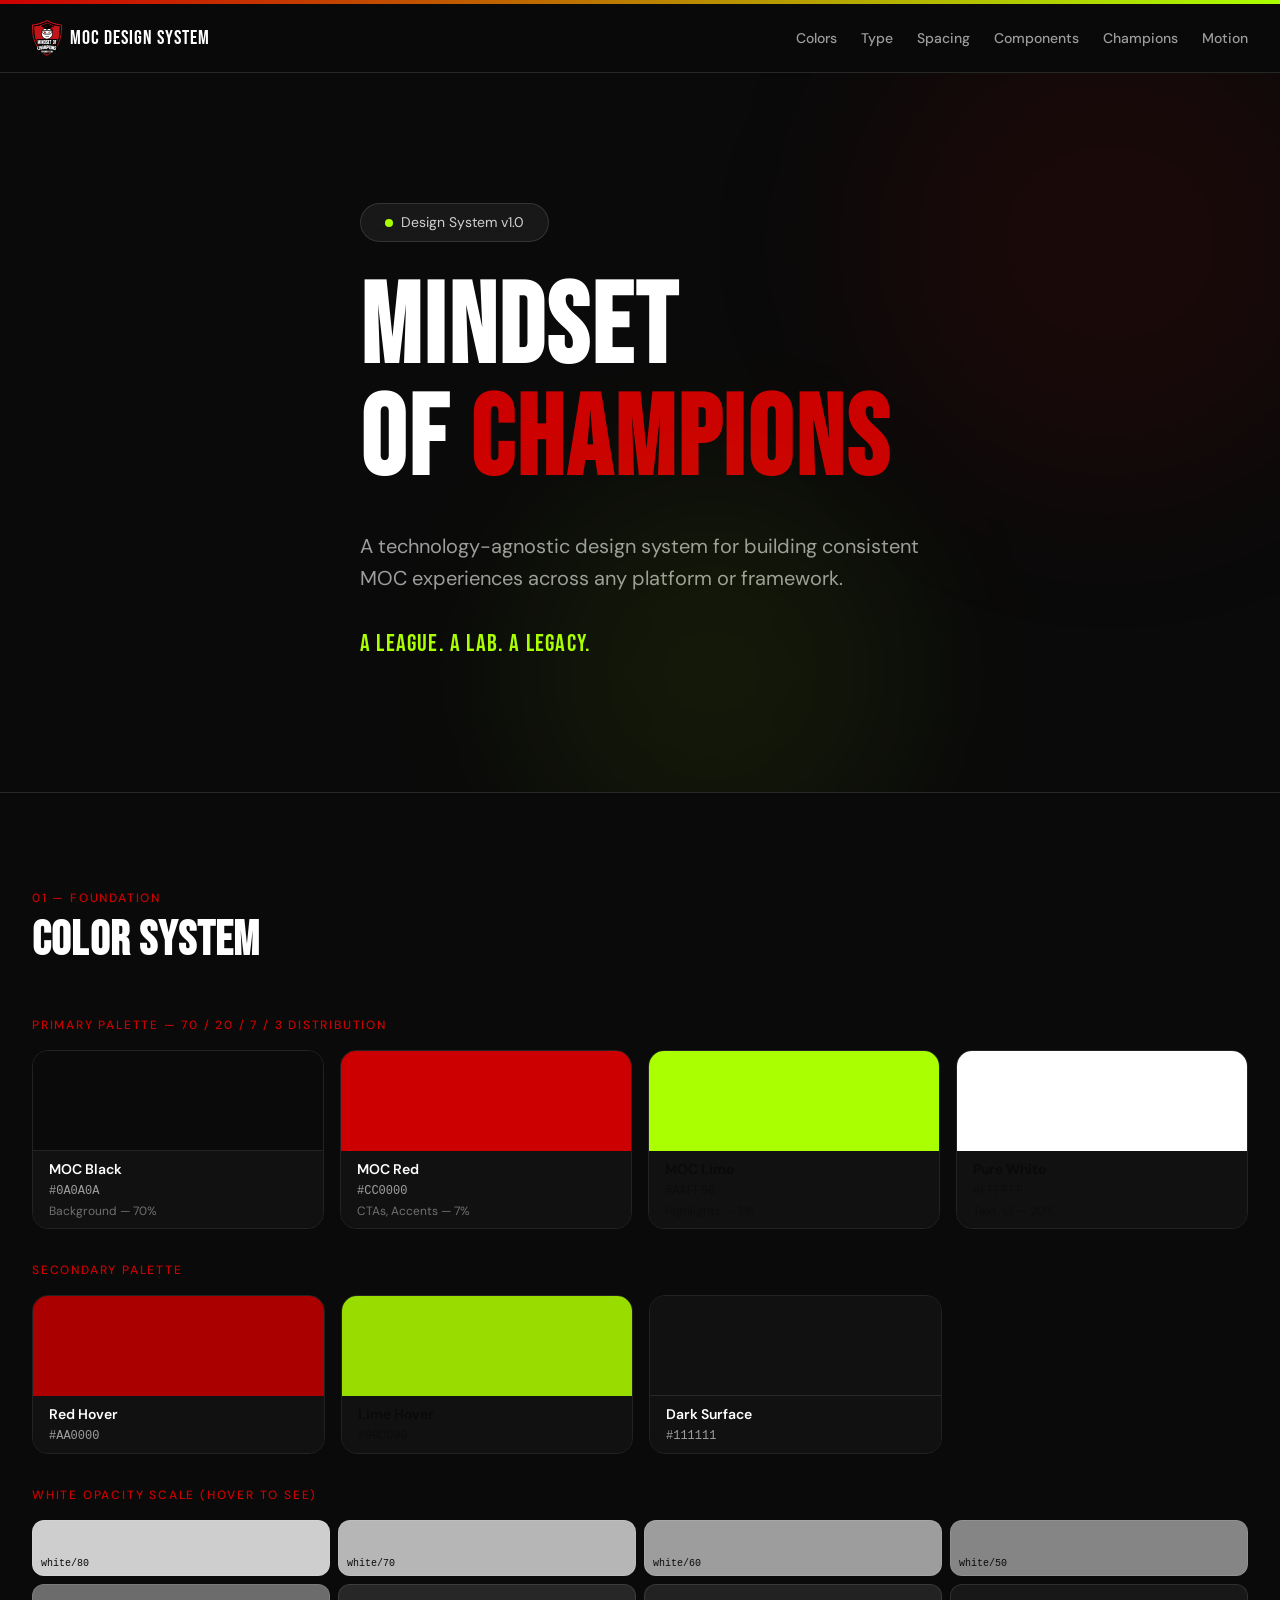
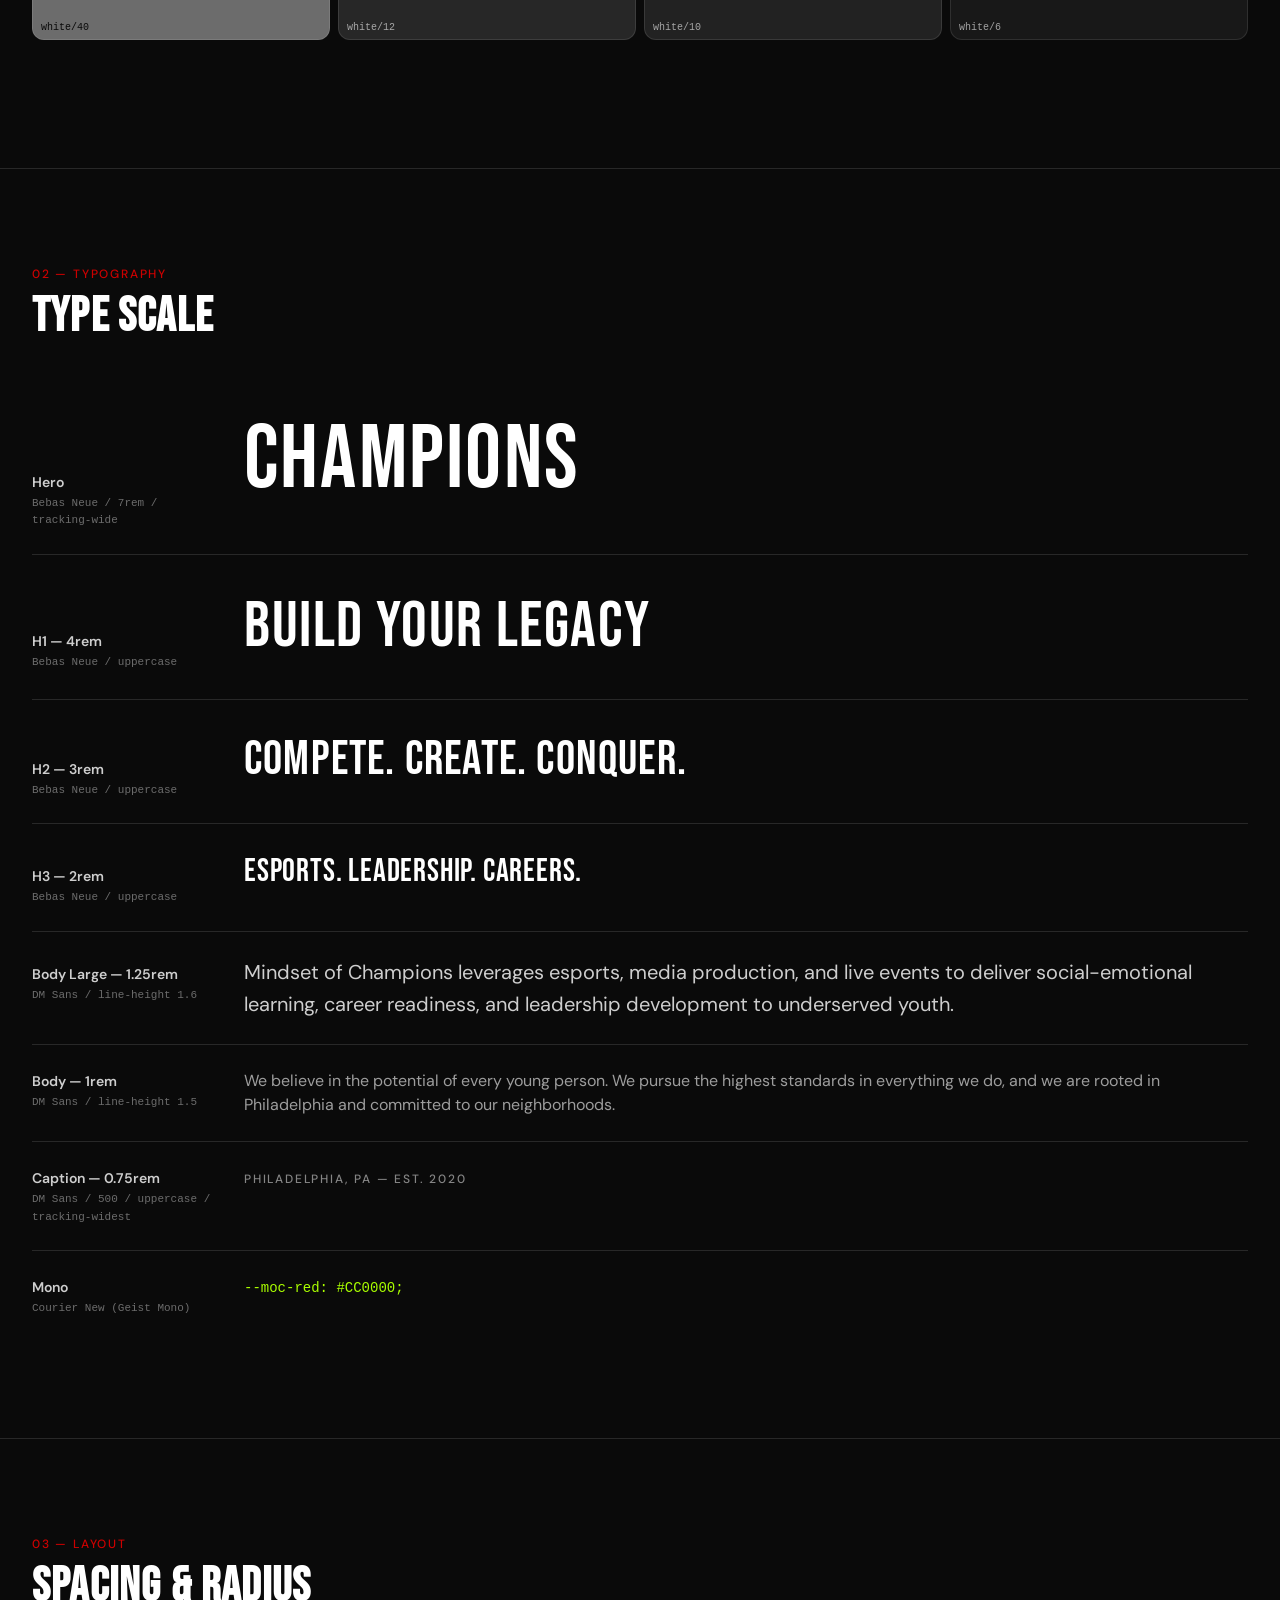
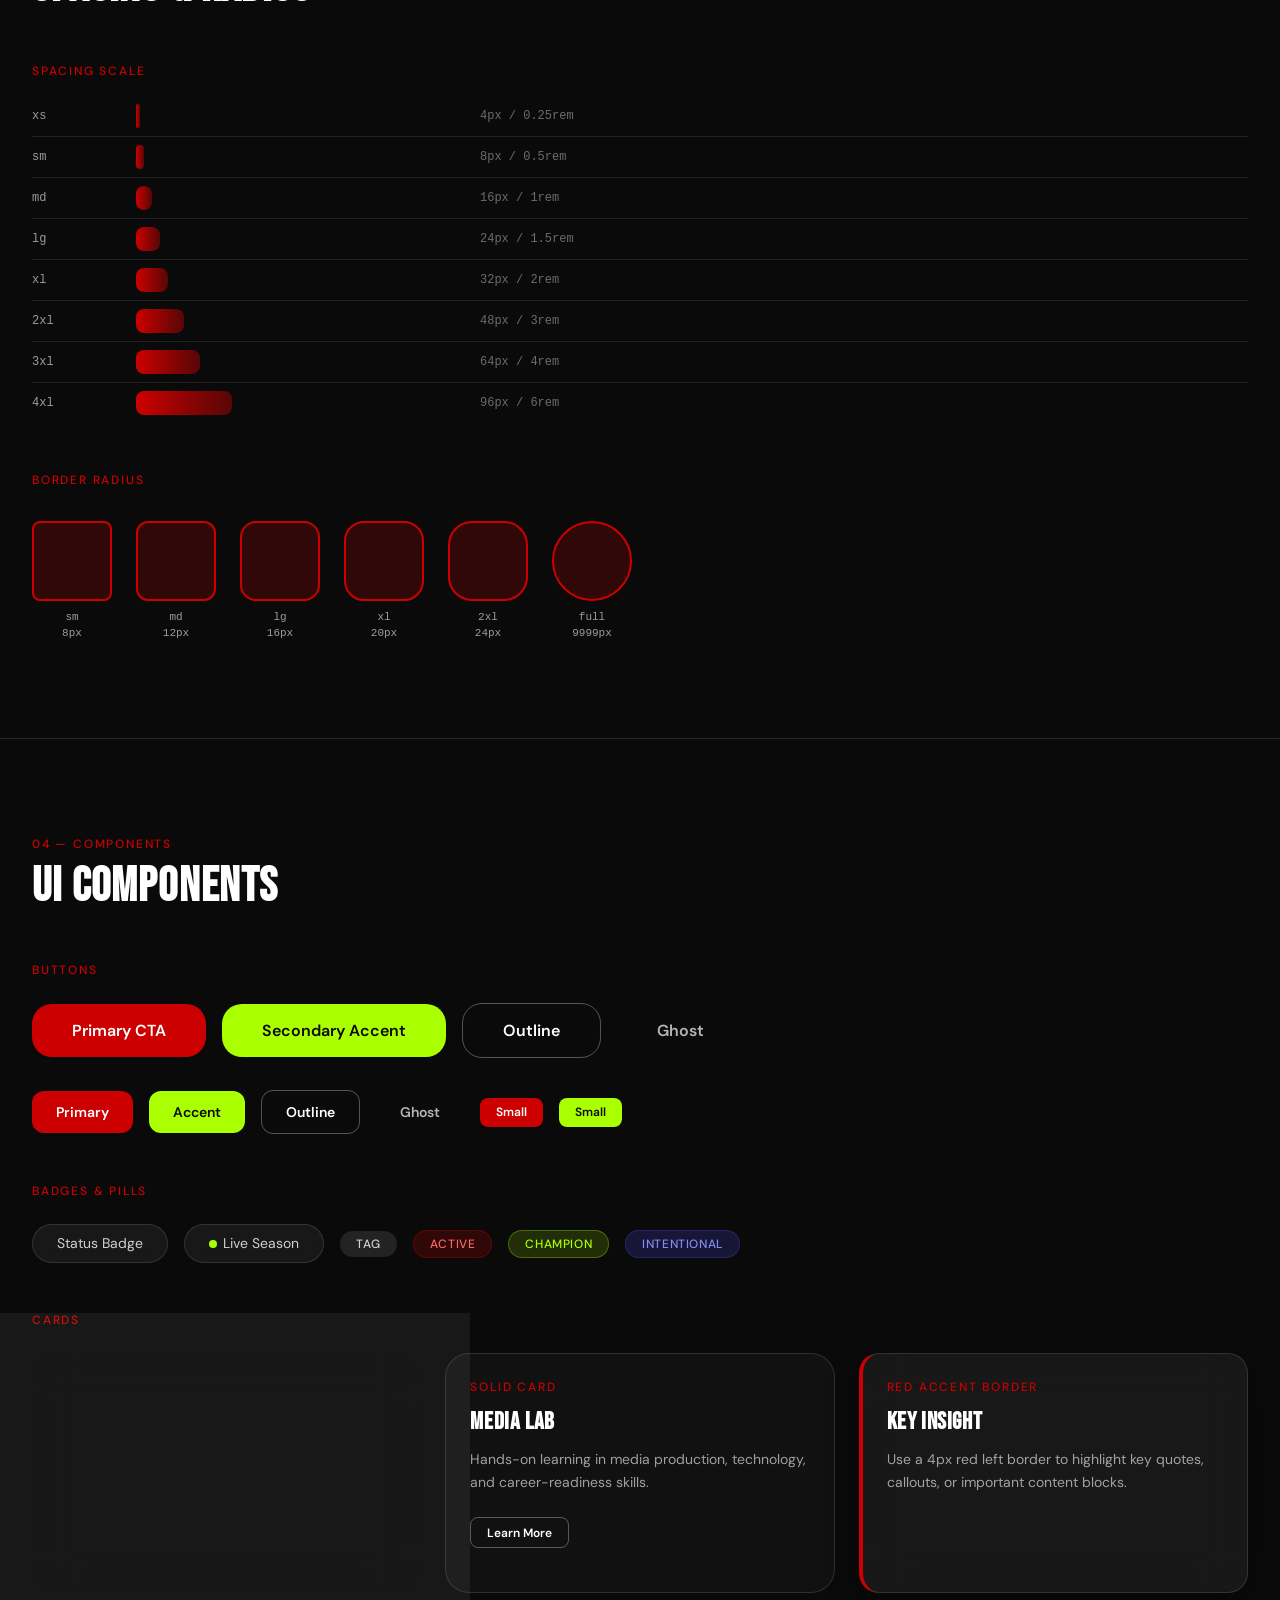
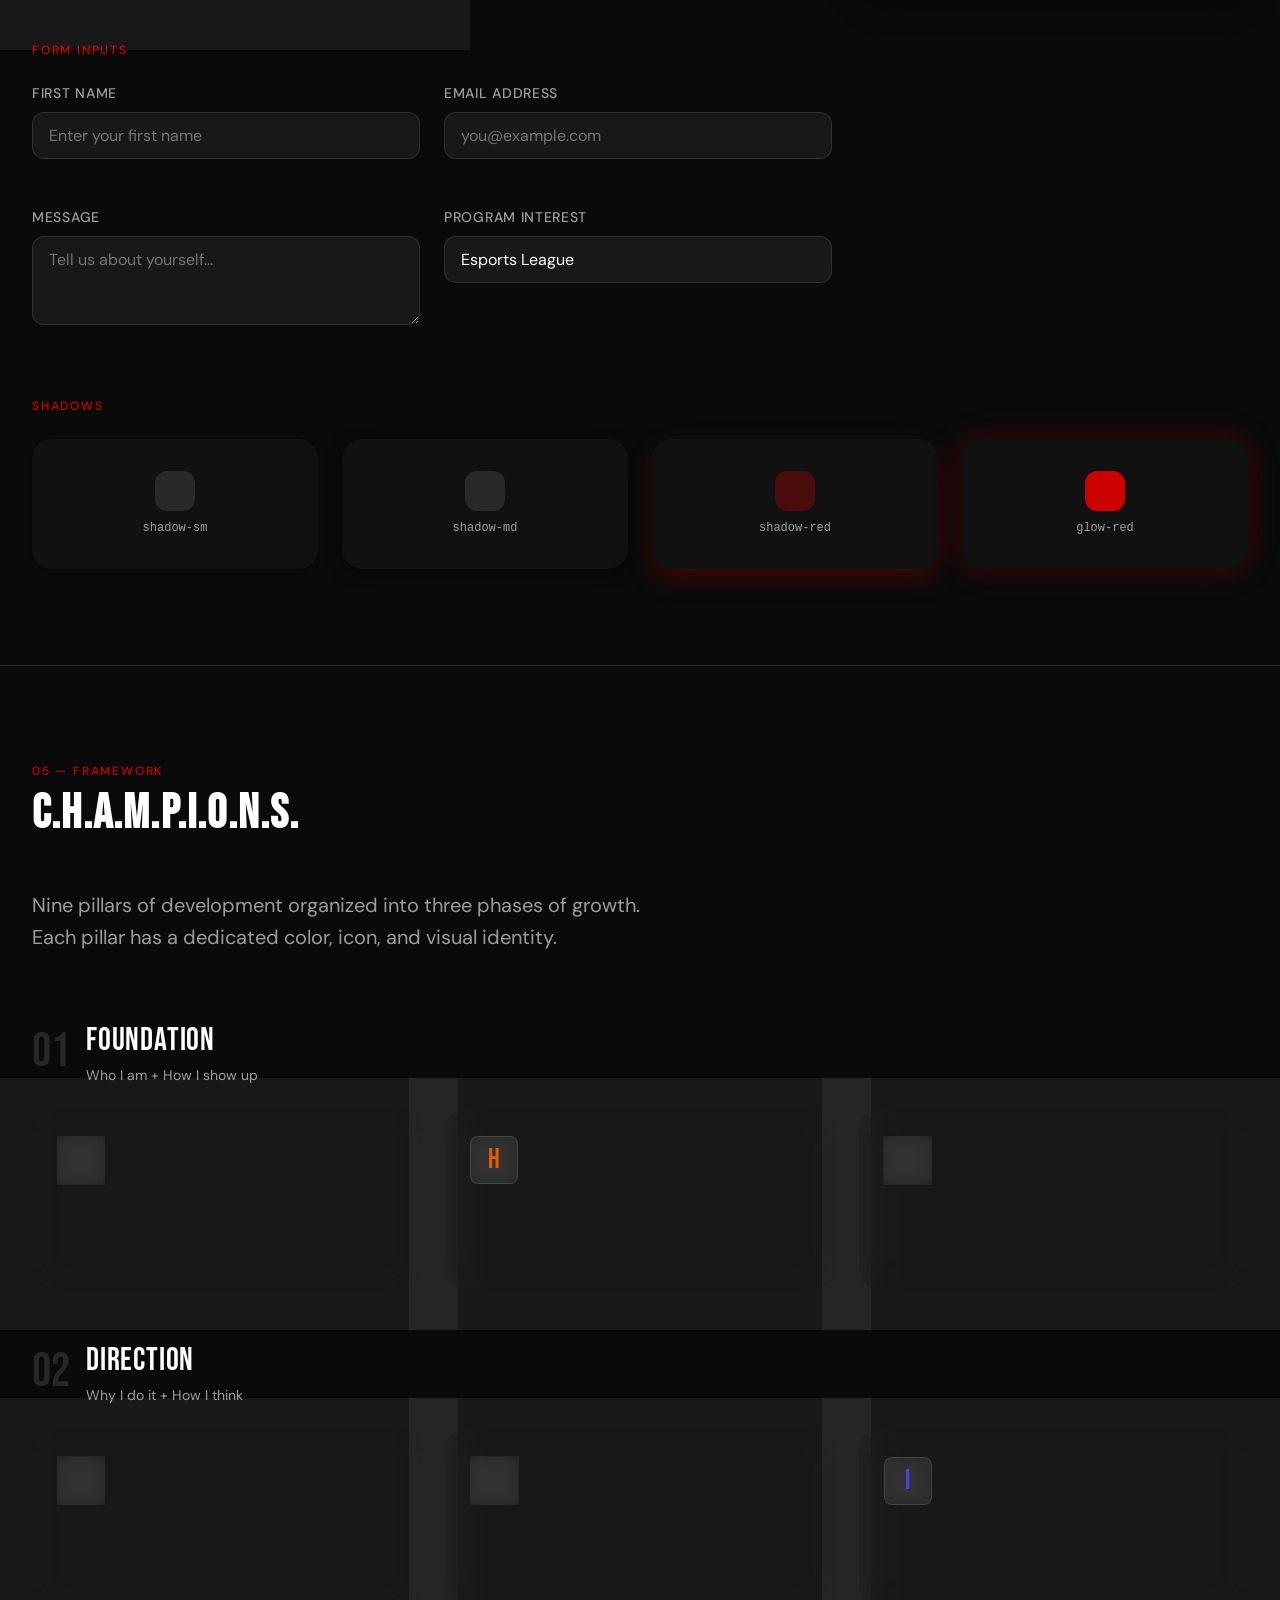
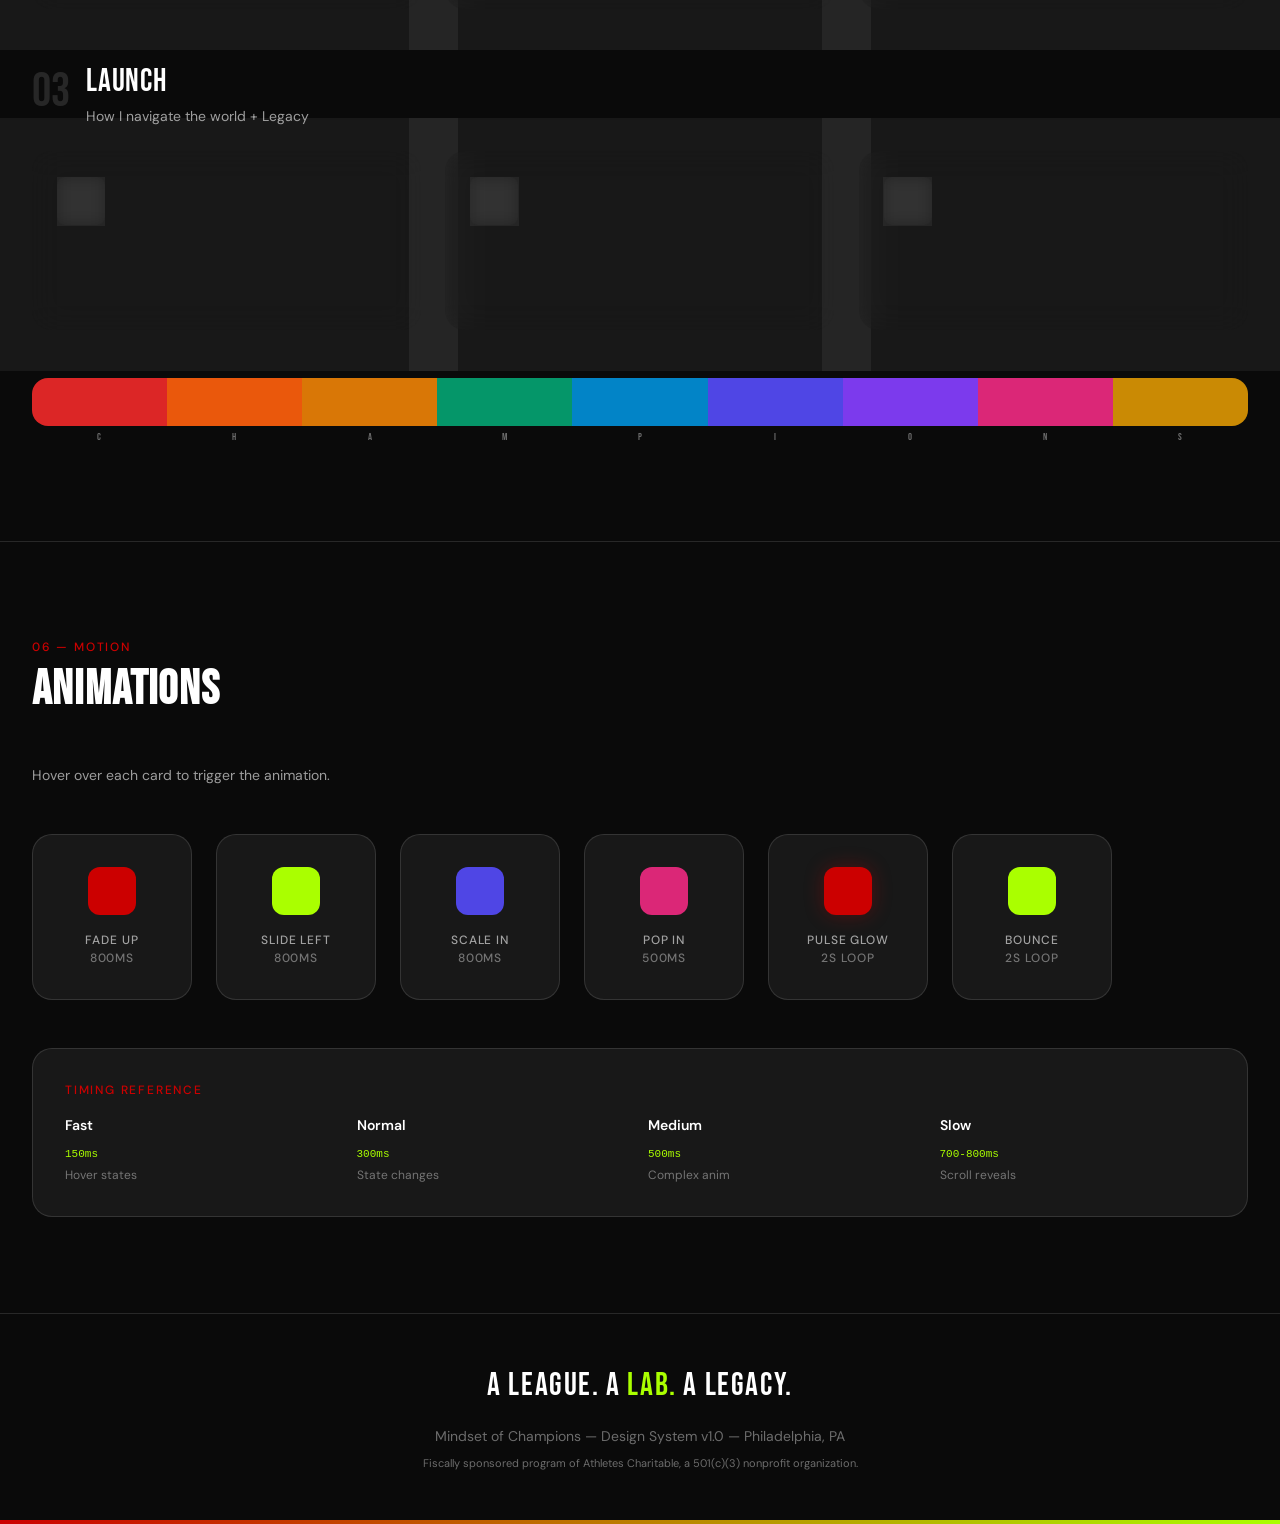
<file: design-system-showcase.html>
<!DOCTYPE html>
<html lang="en">
<head>
  <meta charset="UTF-8" />
  <meta name="viewport" content="width=device-width, initial-scale=1.0" />
  <title>Mindset of Champions — Design System</title>
  <link rel="preconnect" href="https://fonts.googleapis.com" />
  <link rel="preconnect" href="https://fonts.gstatic.com" crossorigin />
  <link href="https://fonts.googleapis.com/css2?family=Bebas+Neue&family=DM+Sans:wght@400;500;600;700&display=swap" rel="stylesheet" />
  <style>
    /* ---- TOKENS (from brand-kit/css/variables.css) ---- */
    :root {
      --moc-black: #0A0A0A;
      --moc-red: #CC0000;
      --moc-lime: #AAFF00;
      --moc-white: #FFFFFF;
      --moc-red-hover: #AA0000;
      --moc-lime-hover: #99DD00;
      --moc-dark-surface: #111111;

      --pillar-character: #DC2626;
      --pillar-habits: #EA580C;
      --pillar-appearance: #D97706;
      --pillar-mission: #059669;
      --pillar-positive: #0284C7;
      --pillar-intentionality: #4F46E5;
      --pillar-obstacles: #7C3AED;
      --pillar-network: #DB2777;
      --pillar-success: #CA8A04;

      --color-background: var(--moc-black);
      --color-foreground: var(--moc-white);
      --color-primary: var(--moc-red);
      --color-accent: var(--moc-lime);
      --color-muted: rgba(255,255,255,0.06);
      --color-border: rgba(255,255,255,0.12);

      --white-80: rgba(255,255,255,0.8);
      --white-70: rgba(255,255,255,0.7);
      --white-60: rgba(255,255,255,0.6);
      --white-50: rgba(255,255,255,0.5);
      --white-40: rgba(255,255,255,0.4);
      --white-12: rgba(255,255,255,0.12);
      --white-10: rgba(255,255,255,0.10);
      --white-6: rgba(255,255,255,0.06);

      --font-display: 'Bebas Neue', sans-serif;
      --font-sans: 'DM Sans', sans-serif;
      --font-mono: 'Courier New', monospace;

      --text-hero: 7rem;
      --text-h1: 4rem;
      --text-h2: 3rem;
      --text-h3: 2rem;
      --text-h4: 1.5rem;
      --text-body-lg: 1.25rem;
      --text-body: 1rem;
      --text-body-sm: 0.875rem;
      --text-caption: 0.75rem;

      --space-xs: 0.25rem;
      --space-sm: 0.5rem;
      --space-md: 1rem;
      --space-lg: 1.5rem;
      --space-xl: 2rem;
      --space-2xl: 3rem;
      --space-3xl: 4rem;
      --space-4xl: 6rem;

      --radius-sm: 0.5rem;
      --radius-md: 0.75rem;
      --radius-lg: 1rem;
      --radius-xl: 1.25rem;
      --radius-2xl: 1.5rem;
      --radius-full: 9999px;

      --shadow-sm: 0 1px 2px rgba(0,0,0,0.3);
      --shadow-md: 0 4px 16px rgba(0,0,0,0.4);
      --shadow-lg: 0 8px 32px rgba(0,0,0,0.4);
      --shadow-xl: 0 12px 40px rgba(0,0,0,0.5);
      --shadow-red: 0 10px 25px rgba(204,0,0,0.25);
      --shadow-lime: 0 10px 25px rgba(170,255,0,0.25);
      --shadow-glow-red: 0 0 30px rgba(204,0,0,0.3);

      --transition-fast: 150ms;
      --transition-normal: 300ms;
      --ease-smooth: cubic-bezier(0.22, 1, 0.36, 1);
    }

    /* ---- RESET ---- */
    *, *::before, *::after { box-sizing: border-box; margin: 0; padding: 0; }
    html { scroll-behavior: smooth; }
    body {
      background: var(--moc-black);
      color: var(--moc-white);
      font-family: var(--font-sans);
      font-size: var(--text-body);
      line-height: 1.5;
      -webkit-font-smoothing: antialiased;
    }

    /* ---- LAYOUT ---- */
    .container {
      max-width: 1280px;
      margin: 0 auto;
      padding: 0 var(--space-xl);
    }

    section {
      padding: var(--space-4xl) 0;
      border-bottom: 1px solid var(--white-12);
    }

    .section-label {
      font-family: var(--font-sans);
      font-size: var(--text-caption);
      font-weight: 500;
      letter-spacing: 0.15em;
      text-transform: uppercase;
      color: var(--moc-red);
      margin-bottom: var(--space-sm);
    }

    .section-title {
      font-family: var(--font-display);
      font-size: var(--text-h2);
      text-transform: uppercase;
      letter-spacing: 0.025em;
      line-height: 1.1;
      margin-bottom: var(--space-2xl);
    }

    /* ---- GRID HELPERS ---- */
    .grid-2 { display: grid; grid-template-columns: repeat(2, 1fr); gap: var(--space-lg); }
    .grid-3 { display: grid; grid-template-columns: repeat(3, 1fr); gap: var(--space-lg); }
    .grid-4 { display: grid; grid-template-columns: repeat(4, 1fr); gap: var(--space-lg); }
    .grid-5 { display: grid; grid-template-columns: repeat(5, 1fr); gap: var(--space-md); }
    @media (max-width: 900px) {
      .grid-4, .grid-5 { grid-template-columns: repeat(2, 1fr); }
    }
    @media (max-width: 640px) {
      .grid-2, .grid-3, .grid-4, .grid-5 { grid-template-columns: 1fr; }
    }

    /* ---- GLASS CARD ---- */
    .glass-card {
      background: var(--white-6);
      backdrop-filter: blur(24px);
      -webkit-backdrop-filter: blur(24px);
      border: 1px solid var(--white-12);
      border-radius: var(--radius-2xl);
      box-shadow: var(--shadow-lg);
      padding: var(--space-lg);
      transition: background var(--transition-normal) var(--ease-smooth),
                  border-color var(--transition-normal) var(--ease-smooth),
                  box-shadow var(--transition-normal) var(--ease-smooth);
    }
    .glass-card:hover {
      background: rgba(255,255,255,0.10);
      border-color: rgba(255,255,255,0.18);
      box-shadow: 0 12px 40px rgba(204,0,0,0.15);
    }

    .solid-card {
      background: var(--moc-dark-surface);
      border: 1px solid var(--white-12);
      border-radius: var(--radius-2xl);
      padding: var(--space-lg);
    }

    /* ====================================================
       HERO NAV
       ==================================================== */
    .site-nav {
      position: sticky;
      top: 0;
      z-index: 100;
      background: rgba(10,10,10,0.85);
      backdrop-filter: blur(16px);
      border-bottom: 1px solid var(--white-12);
      padding: var(--space-md) 0;
    }
    .nav-inner {
      display: flex;
      align-items: center;
      gap: var(--space-xl);
      max-width: 1280px;
      margin: 0 auto;
      padding: 0 var(--space-xl);
    }
    .nav-logo {
      display: flex;
      align-items: center;
      gap: var(--space-sm);
      text-decoration: none;
    }
    .nav-logo img {
      height: 36px;
      width: auto;
    }
    .nav-wordmark {
      font-family: var(--font-display);
      font-size: 1.25rem;
      letter-spacing: 0.05em;
      color: var(--moc-white);
    }
    .nav-links {
      display: flex;
      gap: var(--space-lg);
      list-style: none;
      margin-left: auto;
    }
    .nav-links a {
      font-size: var(--text-body-sm);
      font-weight: 500;
      color: var(--white-60);
      text-decoration: none;
      transition: color var(--transition-fast);
    }
    .nav-links a:hover { color: var(--moc-white); }

    /* ====================================================
       HERO
       ==================================================== */
    #hero {
      min-height: 80vh;
      display: flex;
      align-items: center;
      position: relative;
      overflow: hidden;
      border-bottom: 1px solid var(--white-12);
      padding: var(--space-4xl) 0;
    }
    .hero-glow-red {
      position: absolute;
      top: -80px;
      right: -80px;
      width: 500px;
      height: 500px;
      background: rgba(204,0,0,0.08);
      border-radius: 50%;
      filter: blur(80px);
      pointer-events: none;
    }
    .hero-glow-lime {
      position: absolute;
      bottom: -80px;
      left: 40%;
      width: 400px;
      height: 400px;
      background: rgba(170,255,0,0.06);
      border-radius: 50%;
      filter: blur(80px);
      pointer-events: none;
    }
    .hero-badge {
      display: inline-flex;
      align-items: center;
      gap: var(--space-sm);
      background: var(--white-6);
      backdrop-filter: blur(8px);
      border: 1px solid var(--white-12);
      border-radius: var(--radius-full);
      padding: var(--space-sm) var(--space-lg);
      font-size: var(--text-body-sm);
      color: var(--white-80);
      margin-bottom: var(--space-xl);
    }
    .hero-badge-dot {
      width: 8px;
      height: 8px;
      border-radius: 50%;
      background: var(--moc-lime);
      animation: pulse-lime 2s ease-in-out infinite;
    }
    @keyframes pulse-lime {
      0%,100% { box-shadow: 0 0 0 0 rgba(170,255,0,0.5); }
      50% { box-shadow: 0 0 0 8px rgba(170,255,0,0); }
    }
    .hero-title {
      font-family: var(--font-display);
      font-size: clamp(4rem, 10vw, var(--text-hero));
      text-transform: uppercase;
      letter-spacing: 0.025em;
      line-height: 1.0;
      margin-bottom: var(--space-xl);
    }
    .hero-title span { color: var(--moc-red); }
    .hero-sub {
      font-size: var(--text-body-lg);
      color: var(--white-60);
      max-width: 560px;
      margin-bottom: var(--space-xl);
      line-height: 1.6;
    }
    .hero-tagline {
      font-family: var(--font-display);
      font-size: var(--text-h4);
      letter-spacing: 0.05em;
      color: var(--moc-lime);
      text-transform: uppercase;
    }

    /* ====================================================
       COLOR SYSTEM
       ==================================================== */
    .swatch-row { display: flex; flex-wrap: wrap; gap: var(--space-md); margin-bottom: var(--space-xl); }
    .swatch {
      flex: 1;
      min-width: 140px;
      border-radius: var(--radius-lg);
      overflow: hidden;
      border: 1px solid var(--white-10);
    }
    .swatch-color {
      height: 100px;
    }
    .swatch-info {
      background: var(--moc-dark-surface);
      padding: var(--space-sm) var(--space-md);
    }
    .swatch-name {
      font-weight: 600;
      font-size: var(--text-body-sm);
      margin-bottom: 2px;
    }
    .swatch-hex {
      font-family: var(--font-mono);
      font-size: var(--text-caption);
      color: var(--white-60);
    }
    .swatch-usage {
      font-size: var(--text-caption);
      color: var(--white-40);
      margin-top: 2px;
    }

    .opacity-row { display: grid; grid-template-columns: repeat(4, 1fr); gap: var(--space-sm); margin-bottom: var(--space-xl); }
    @media (max-width: 640px) { .opacity-row { grid-template-columns: repeat(2, 1fr); } }
    .opacity-swatch {
      height: 56px;
      border-radius: var(--radius-md);
      border: 1px solid var(--white-10);
      display: flex;
      align-items: flex-end;
      padding: var(--space-xs) var(--space-sm);
    }
    .opacity-label {
      font-family: var(--font-mono);
      font-size: 10px;
      color: var(--white-60);
    }

    /* ====================================================
       TYPOGRAPHY
       ==================================================== */
    .type-row {
      display: flex;
      align-items: baseline;
      gap: var(--space-xl);
      padding: var(--space-lg) 0;
      border-bottom: 1px solid var(--white-12);
    }
    .type-meta {
      width: 180px;
      flex-shrink: 0;
    }
    .type-meta-name {
      font-size: var(--text-body-sm);
      font-weight: 600;
      color: var(--white-80);
      margin-bottom: 2px;
    }
    .type-meta-detail {
      font-family: var(--font-mono);
      font-size: 11px;
      color: var(--white-40);
      line-height: 1.6;
    }
    .type-sample { flex: 1; }

    /* ====================================================
       SPACING
       ==================================================== */
    .spacing-row {
      display: flex;
      align-items: center;
      gap: var(--space-lg);
      padding: var(--space-sm) 0;
      border-bottom: 1px solid var(--white-10);
    }
    .spacing-bar-wrap { width: 320px; }
    .spacing-bar {
      height: 24px;
      background: linear-gradient(90deg, var(--moc-red), rgba(204,0,0,0.4));
      border-radius: var(--radius-sm);
    }
    .spacing-label {
      font-family: var(--font-mono);
      font-size: var(--text-caption);
      color: var(--white-60);
      width: 80px;
    }
    .spacing-value {
      font-family: var(--font-mono);
      font-size: var(--text-caption);
      color: var(--white-40);
    }

    /* ====================================================
       BUTTONS
       ==================================================== */
    .btn-row {
      display: flex;
      flex-wrap: wrap;
      align-items: center;
      gap: var(--space-md);
      margin-bottom: var(--space-xl);
    }
    .btn {
      display: inline-flex;
      align-items: center;
      gap: var(--space-sm);
      font-family: var(--font-sans);
      font-size: var(--text-body-sm);
      font-weight: 600;
      text-decoration: none;
      cursor: pointer;
      border: none;
      outline: none;
      border-radius: var(--radius-md);
      padding: 0.75rem 1.5rem;
      transition: all var(--transition-normal) var(--ease-smooth);
    }
    .btn-primary {
      background: var(--moc-red);
      color: var(--moc-white);
      box-shadow: var(--shadow-sm);
    }
    .btn-primary:hover {
      background: var(--moc-red-hover);
      box-shadow: var(--shadow-red);
      transform: scale(1.04);
    }
    .btn-accent {
      background: var(--moc-lime);
      color: var(--moc-black);
    }
    .btn-accent:hover {
      background: var(--moc-lime-hover);
      box-shadow: var(--shadow-lime);
      transform: scale(1.04);
    }
    .btn-outline {
      background: transparent;
      color: var(--moc-white);
      border: 1px solid rgba(255,255,255,0.3);
    }
    .btn-outline:hover {
      background: var(--white-12);
      border-color: rgba(255,255,255,0.5);
    }
    .btn-ghost {
      background: transparent;
      color: var(--white-70);
    }
    .btn-ghost:hover {
      background: var(--white-6);
      color: var(--moc-white);
    }
    .btn-sm {
      font-size: var(--text-caption);
      padding: 0.4rem 1rem;
      border-radius: var(--radius-sm);
    }
    .btn-lg {
      font-size: var(--text-body);
      padding: 1rem 2.5rem;
      border-radius: var(--radius-xl);
    }

    /* ====================================================
       BADGES & PILLS
       ==================================================== */
    .badge {
      display: inline-flex;
      align-items: center;
      background: var(--white-6);
      backdrop-filter: blur(8px);
      border: 1px solid var(--white-12);
      border-radius: var(--radius-full);
      padding: var(--space-sm) var(--space-lg);
      font-size: var(--text-body-sm);
      color: var(--white-80);
    }
    .pill {
      display: inline-flex;
      align-items: center;
      background: var(--white-10);
      border-radius: var(--radius-full);
      padding: var(--space-xs) var(--space-md);
      font-size: var(--text-caption);
      color: var(--white-80);
      font-weight: 500;
      letter-spacing: 0.05em;
      text-transform: uppercase;
    }
    .pill-red { background: rgba(204,0,0,0.2); color: #FF6666; border: 1px solid rgba(204,0,0,0.3); }
    .pill-lime { background: rgba(170,255,0,0.15); color: var(--moc-lime); border: 1px solid rgba(170,255,0,0.3); }

    /* ====================================================
       INPUTS
       ==================================================== */
    .input-group { display: flex; flex-direction: column; gap: var(--space-sm); margin-bottom: var(--space-lg); }
    .input-label {
      font-size: var(--text-body-sm);
      font-weight: 500;
      letter-spacing: 0.05em;
      text-transform: uppercase;
      color: var(--white-60);
    }
    .input {
      background: var(--white-6);
      border: 1px solid var(--white-10);
      border-radius: var(--radius-md);
      color: var(--moc-white);
      font-family: var(--font-sans);
      font-size: var(--text-body);
      padding: 0.75rem 1rem;
      outline: none;
      transition: border-color var(--transition-fast);
      width: 100%;
    }
    .input::placeholder { color: var(--white-40); }
    .input:focus { border-color: var(--moc-red); box-shadow: 0 0 0 3px rgba(204,0,0,0.2); }
    .input-row { display: grid; grid-template-columns: repeat(2, 1fr); gap: var(--space-lg); }
    @media (max-width: 640px) { .input-row { grid-template-columns: 1fr; } }

    /* ====================================================
       CARDS SHOWCASE
       ==================================================== */
    .red-accent-border {
      border-left: 4px solid var(--moc-red);
      padding-left: var(--space-lg);
    }

    /* ====================================================
       SHADOWS
       ==================================================== */
    .shadow-demo {
      background: var(--moc-dark-surface);
      border-radius: var(--radius-xl);
      padding: var(--space-xl);
      display: flex;
      flex-direction: column;
      align-items: center;
      justify-content: center;
      gap: var(--space-sm);
    }
    .shadow-demo-name {
      font-family: var(--font-mono);
      font-size: var(--text-caption);
      color: var(--white-60);
      text-align: center;
    }

    /* ====================================================
       CHAMPIONS FRAMEWORK
       ==================================================== */
    .champions-grid {
      display: grid;
      grid-template-columns: repeat(3, 1fr);
      gap: var(--space-lg);
      margin-bottom: var(--space-2xl);
    }
    @media (max-width: 900px) { .champions-grid { grid-template-columns: 1fr; } }

    .pillar-card {
      background: var(--white-6);
      backdrop-filter: blur(16px);
      border: 1px solid var(--white-12);
      border-radius: var(--radius-xl);
      padding: var(--space-lg);
      position: relative;
      overflow: hidden;
      transition: transform var(--transition-normal) var(--ease-smooth),
                  box-shadow var(--transition-normal) var(--ease-smooth);
    }
    .pillar-card::before {
      content: '';
      position: absolute;
      inset: 0;
      border-radius: inherit;
      opacity: 0;
      transition: opacity var(--transition-normal);
    }
    .pillar-card:hover { transform: translateY(-4px); }
    .pillar-card-accent {
      width: 4px;
      border-radius: 2px;
      height: 100%;
      position: absolute;
      left: 0;
      top: 0;
    }
    .pillar-header {
      display: flex;
      align-items: center;
      gap: var(--space-md);
      margin-bottom: var(--space-md);
    }
    .pillar-letter {
      width: 48px;
      height: 48px;
      background: var(--white-6);
      backdrop-filter: blur(8px);
      border: 1px solid var(--white-12);
      border-radius: var(--radius-sm);
      display: flex;
      align-items: center;
      justify-content: center;
      font-family: var(--font-display);
      font-size: 1.75rem;
      letter-spacing: 0.025em;
      flex-shrink: 0;
    }
    .pillar-meta {}
    .pillar-name {
      font-family: var(--font-display);
      font-size: var(--text-h4);
      letter-spacing: 0.025em;
      text-transform: uppercase;
      line-height: 1.1;
    }
    .pillar-phase-badge {
      display: inline-block;
      font-size: 10px;
      font-weight: 600;
      letter-spacing: 0.1em;
      text-transform: uppercase;
      padding: 2px 8px;
      border-radius: var(--radius-full);
      margin-top: 4px;
      background: var(--white-10);
      color: var(--white-60);
    }
    .pillar-desc {
      font-size: var(--text-body-sm);
      color: var(--white-60);
      line-height: 1.5;
    }

    .phase-block {
      margin-bottom: var(--space-xl);
    }
    .phase-header {
      display: flex;
      align-items: center;
      gap: var(--space-md);
      margin-bottom: var(--space-lg);
    }
    .phase-number {
      font-family: var(--font-display);
      font-size: var(--text-h2);
      line-height: 1;
      color: var(--white-12);
    }
    .phase-info {}
    .phase-title {
      font-family: var(--font-display);
      font-size: var(--text-h3);
      text-transform: uppercase;
      letter-spacing: 0.025em;
    }
    .phase-theme {
      font-size: var(--text-body-sm);
      color: var(--white-60);
    }

    /* ====================================================
       BORDER RADIUS
       ==================================================== */
    .radius-demos {
      display: flex;
      flex-wrap: wrap;
      gap: var(--space-lg);
      align-items: flex-end;
    }
    .radius-demo {
      display: flex;
      flex-direction: column;
      align-items: center;
      gap: var(--space-sm);
    }
    .radius-box {
      background: rgba(204,0,0,0.2);
      border: 2px solid var(--moc-red);
      width: 80px;
      height: 80px;
    }
    .radius-label {
      font-family: var(--font-mono);
      font-size: 11px;
      color: var(--white-60);
      text-align: center;
    }

    /* ====================================================
       ANIMATION SHOWCASE
       ==================================================== */
    @keyframes fade-up {
      from { opacity: 0; transform: translateY(30px); }
      to   { opacity: 1; transform: translateY(0); }
    }
    @keyframes slide-left {
      from { opacity: 0; transform: translateX(-40px); }
      to   { opacity: 1; transform: translateX(0); }
    }
    @keyframes scale-in {
      from { opacity: 0; transform: scale(0.9); }
      to   { opacity: 1; transform: scale(1); }
    }
    @keyframes pop-in {
      0%  { opacity: 0; transform: scale(0.8) translateY(20px); }
      70% { transform: scale(1.02) translateY(-2px); }
      100%{ opacity: 1; transform: scale(1) translateY(0); }
    }
    @keyframes pulse-glow {
      0%,100% { box-shadow: 0 0 20px rgba(204,0,0,0.3); }
      50%     { box-shadow: 0 0 40px rgba(204,0,0,0.6); }
    }
    @keyframes bounce-slow {
      0%,100% { transform: translateY(0); }
      50%     { transform: translateY(-10px); }
    }

    .anim-trigger { animation-play-state: paused; }
    .anim-trigger.playing { animation-play-state: running; }

    .anim-demos {
      display: flex;
      flex-wrap: wrap;
      gap: var(--space-lg);
    }
    .anim-box {
      background: var(--white-6);
      border: 1px solid var(--white-12);
      border-radius: var(--radius-xl);
      padding: var(--space-xl);
      display: flex;
      flex-direction: column;
      align-items: center;
      gap: var(--space-md);
      cursor: pointer;
      min-width: 160px;
      user-select: none;
    }
    .anim-box:hover .anim-dot { animation-play-state: running !important; }
    .anim-box-label {
      font-size: var(--text-caption);
      color: var(--white-60);
      text-align: center;
      text-transform: uppercase;
      letter-spacing: 0.08em;
      font-weight: 500;
    }
    .anim-dot {
      width: 48px;
      height: 48px;
      border-radius: var(--radius-md);
      background: var(--moc-red);
      animation-duration: 800ms;
      animation-fill-mode: both;
      animation-iteration-count: 1;
      animation-play-state: paused;
    }
    .anim-fade-up   .anim-dot { animation-name: fade-up; }
    .anim-slide-left .anim-dot { animation-name: slide-left; }
    .anim-scale-in  .anim-dot { animation-name: scale-in; }
    .anim-pop-in    .anim-dot { animation-name: pop-in; animation-duration: 500ms; }
    .anim-glow .anim-dot { animation-name: pulse-glow; animation-duration: 2s; animation-iteration-count: infinite; animation-play-state: running; }
    .anim-bounce .anim-dot { animation-name: bounce-slow; animation-duration: 2s; animation-iteration-count: infinite; animation-play-state: running; }

    /* ====================================================
       FOOTER
       ==================================================== */
    footer {
      padding: var(--space-2xl) 0;
      text-align: center;
    }
    .footer-tagline {
      font-family: var(--font-display);
      font-size: var(--text-h3);
      text-transform: uppercase;
      letter-spacing: 0.05em;
      margin-bottom: var(--space-md);
    }
    .footer-tagline span { color: var(--moc-lime); }
    .footer-sub {
      font-size: var(--text-body-sm);
      color: var(--white-40);
    }

    /* ====================================================
       UTILITY STRIP
       ==================================================== */
    .strip {
      height: 4px;
      background: linear-gradient(90deg, var(--moc-red) 0%, var(--moc-lime) 100%);
    }
  </style>
</head>
<body>

<!-- TOP STRIP -->
<div class="strip"></div>

<!-- NAV -->
<nav class="site-nav">
  <div class="nav-inner">
    <a href="#hero" class="nav-logo">
      <img src="brand-kit/logos/moc-logo.svg" alt="MOC Logo" onerror="this.style.display='none'" />
      <span class="nav-wordmark">MOC Design System</span>
    </a>
    <ul class="nav-links">
      <li><a href="#colors">Colors</a></li>
      <li><a href="#typography">Type</a></li>
      <li><a href="#spacing">Spacing</a></li>
      <li><a href="#components">Components</a></li>
      <li><a href="#champions">Champions</a></li>
      <li><a href="#motion">Motion</a></li>
    </ul>
  </div>
</nav>

<!-- HERO -->
<section id="hero">
  <div class="hero-glow-red" aria-hidden="true"></div>
  <div class="hero-glow-lime" aria-hidden="true"></div>
  <div class="container">
    <div class="hero-badge">
      <span class="hero-badge-dot" aria-hidden="true"></span>
      Design System v1.0
    </div>
    <h1 class="hero-title">
      Mindset<br/>of <span>Champions</span>
    </h1>
    <p class="hero-sub">
      A technology-agnostic design system for building consistent MOC experiences across any platform or framework.
    </p>
    <p class="hero-tagline">A League. A Lab. A Legacy.</p>
  </div>
</section>

<!-- COLORS -->
<section id="colors">
  <div class="container">
    <p class="section-label">01 — Foundation</p>
    <h2 class="section-title">Color System</h2>

    <p class="section-label" style="margin-bottom: var(--space-md);">Primary Palette &mdash; 70 / 20 / 7 / 3 distribution</p>
    <div class="swatch-row">
      <div class="swatch">
        <div class="swatch-color" style="background:#0A0A0A; border-bottom:1px solid rgba(255,255,255,0.1);"></div>
        <div class="swatch-info">
          <div class="swatch-name">MOC Black</div>
          <div class="swatch-hex">#0A0A0A</div>
          <div class="swatch-usage">Background &mdash; 70%</div>
        </div>
      </div>
      <div class="swatch">
        <div class="swatch-color" style="background:#CC0000;"></div>
        <div class="swatch-info">
          <div class="swatch-name">MOC Red</div>
          <div class="swatch-hex">#CC0000</div>
          <div class="swatch-usage">CTAs, Accents &mdash; 7%</div>
        </div>
      </div>
      <div class="swatch">
        <div class="swatch-color" style="background:#AAFF00;"></div>
        <div class="swatch-info">
          <div class="swatch-name" style="color:#0A0A0A;">MOC Lime</div>
          <div class="swatch-hex" style="color:rgba(10,10,10,0.6);">#AAFF00</div>
          <div class="swatch-usage" style="color:rgba(10,10,10,0.5);">Highlights &mdash; 3%</div>
        </div>
      </div>
      <div class="swatch">
        <div class="swatch-color" style="background:#FFFFFF;"></div>
        <div class="swatch-info">
          <div class="swatch-name" style="color:#0A0A0A;">Pure White</div>
          <div class="swatch-hex" style="color:rgba(10,10,10,0.6);">#FFFFFF</div>
          <div class="swatch-usage" style="color:rgba(10,10,10,0.5);">Text, UI &mdash; 20%</div>
        </div>
      </div>
    </div>

    <p class="section-label" style="margin-bottom: var(--space-md);">Secondary Palette</p>
    <div class="swatch-row">
      <div class="swatch">
        <div class="swatch-color" style="background:#AA0000;"></div>
        <div class="swatch-info">
          <div class="swatch-name">Red Hover</div>
          <div class="swatch-hex">#AA0000</div>
        </div>
      </div>
      <div class="swatch">
        <div class="swatch-color" style="background:#99DD00;"></div>
        <div class="swatch-info">
          <div class="swatch-name" style="color:#0A0A0A;">Lime Hover</div>
          <div class="swatch-hex" style="color:rgba(10,10,10,0.6);">#99DD00</div>
        </div>
      </div>
      <div class="swatch">
        <div class="swatch-color" style="background:#111111; border-bottom:1px solid rgba(255,255,255,0.1);"></div>
        <div class="swatch-info">
          <div class="swatch-name">Dark Surface</div>
          <div class="swatch-hex">#111111</div>
        </div>
      </div>
      <div class="swatch" style="background:transparent;border:none;box-shadow:none;"></div>
    </div>

    <p class="section-label" style="margin-bottom: var(--space-md);">White Opacity Scale (hover to see)</p>
    <div class="opacity-row">
      <div class="opacity-swatch" style="background:rgba(255,255,255,0.8);"><span class="opacity-label" style="color:#0A0A0A;">white/80</span></div>
      <div class="opacity-swatch" style="background:rgba(255,255,255,0.7);"><span class="opacity-label" style="color:#0A0A0A;">white/70</span></div>
      <div class="opacity-swatch" style="background:rgba(255,255,255,0.6);"><span class="opacity-label" style="color:#0A0A0A;">white/60</span></div>
      <div class="opacity-swatch" style="background:rgba(255,255,255,0.5);"><span class="opacity-label" style="color:#0A0A0A;">white/50</span></div>
      <div class="opacity-swatch" style="background:rgba(255,255,255,0.4);"><span class="opacity-label" style="color:#0A0A0A;">white/40</span></div>
      <div class="opacity-swatch" style="background:rgba(255,255,255,0.12);"><span class="opacity-label">white/12</span></div>
      <div class="opacity-swatch" style="background:rgba(255,255,255,0.10);"><span class="opacity-label">white/10</span></div>
      <div class="opacity-swatch" style="background:rgba(255,255,255,0.06);"><span class="opacity-label">white/6</span></div>
    </div>
  </div>
</section>

<!-- TYPOGRAPHY -->
<section id="typography">
  <div class="container">
    <p class="section-label">02 — Typography</p>
    <h2 class="section-title">Type Scale</h2>

    <div class="type-row">
      <div class="type-meta">
        <div class="type-meta-name">Hero</div>
        <div class="type-meta-detail">Bebas Neue / 7rem / tracking-wide</div>
      </div>
      <div class="type-sample">
        <span style="font-family:var(--font-display);font-size:clamp(3rem,7vw,7rem);text-transform:uppercase;letter-spacing:0.025em;line-height:1;">Champions</span>
      </div>
    </div>
    <div class="type-row">
      <div class="type-meta">
        <div class="type-meta-name">H1 &mdash; 4rem</div>
        <div class="type-meta-detail">Bebas Neue / uppercase</div>
      </div>
      <div class="type-sample">
        <h1 style="font-family:var(--font-display);font-size:var(--text-h1);text-transform:uppercase;letter-spacing:0.025em;font-weight:400;">Build Your Legacy</h1>
      </div>
    </div>
    <div class="type-row">
      <div class="type-meta">
        <div class="type-meta-name">H2 &mdash; 3rem</div>
        <div class="type-meta-detail">Bebas Neue / uppercase</div>
      </div>
      <div class="type-sample">
        <h2 style="font-family:var(--font-display);font-size:var(--text-h2);text-transform:uppercase;letter-spacing:0.025em;font-weight:400;">Compete. Create. Conquer.</h2>
      </div>
    </div>
    <div class="type-row">
      <div class="type-meta">
        <div class="type-meta-name">H3 &mdash; 2rem</div>
        <div class="type-meta-detail">Bebas Neue / uppercase</div>
      </div>
      <div class="type-sample">
        <h3 style="font-family:var(--font-display);font-size:var(--text-h3);text-transform:uppercase;letter-spacing:0.025em;font-weight:400;">Esports. Leadership. Careers.</h3>
      </div>
    </div>
    <div class="type-row">
      <div class="type-meta">
        <div class="type-meta-name">Body Large &mdash; 1.25rem</div>
        <div class="type-meta-detail">DM Sans / line-height 1.6</div>
      </div>
      <div class="type-sample">
        <p style="font-size:var(--text-body-lg);color:var(--white-80);line-height:1.6;">Mindset of Champions leverages esports, media production, and live events to deliver social-emotional learning, career readiness, and leadership development to underserved youth.</p>
      </div>
    </div>
    <div class="type-row">
      <div class="type-meta">
        <div class="type-meta-name">Body &mdash; 1rem</div>
        <div class="type-meta-detail">DM Sans / line-height 1.5</div>
      </div>
      <div class="type-sample">
        <p style="font-size:var(--text-body);color:var(--white-60);line-height:1.5;">We believe in the potential of every young person. We pursue the highest standards in everything we do, and we are rooted in Philadelphia and committed to our neighborhoods.</p>
      </div>
    </div>
    <div class="type-row">
      <div class="type-meta">
        <div class="type-meta-name">Caption &mdash; 0.75rem</div>
        <div class="type-meta-detail">DM Sans / 500 / uppercase / tracking-widest</div>
      </div>
      <div class="type-sample">
        <span style="font-size:var(--text-caption);font-weight:500;letter-spacing:0.15em;text-transform:uppercase;color:var(--white-50);">Philadelphia, PA &mdash; Est. 2020</span>
      </div>
    </div>
    <div class="type-row" style="border-bottom:none;">
      <div class="type-meta">
        <div class="type-meta-name">Mono</div>
        <div class="type-meta-detail">Courier New (Geist Mono)</div>
      </div>
      <div class="type-sample">
        <code style="font-family:var(--font-mono);font-size:var(--text-body-sm);color:var(--moc-lime);">--moc-red: #CC0000;</code>
      </div>
    </div>
  </div>
</section>

<!-- SPACING -->
<section id="spacing">
  <div class="container">
    <p class="section-label">03 — Layout</p>
    <h2 class="section-title">Spacing & Radius</h2>

    <div style="margin-bottom:var(--space-2xl);">
      <p class="section-label" style="margin-bottom:var(--space-md);">Spacing Scale</p>
      <div class="spacing-row">
        <div class="spacing-label">xs</div>
        <div class="spacing-bar-wrap"><div class="spacing-bar" style="width:4px;"></div></div>
        <div class="spacing-value">4px / 0.25rem</div>
      </div>
      <div class="spacing-row">
        <div class="spacing-label">sm</div>
        <div class="spacing-bar-wrap"><div class="spacing-bar" style="width:8px;"></div></div>
        <div class="spacing-value">8px / 0.5rem</div>
      </div>
      <div class="spacing-row">
        <div class="spacing-label">md</div>
        <div class="spacing-bar-wrap"><div class="spacing-bar" style="width:16px;"></div></div>
        <div class="spacing-value">16px / 1rem</div>
      </div>
      <div class="spacing-row">
        <div class="spacing-label">lg</div>
        <div class="spacing-bar-wrap"><div class="spacing-bar" style="width:24px;"></div></div>
        <div class="spacing-value">24px / 1.5rem</div>
      </div>
      <div class="spacing-row">
        <div class="spacing-label">xl</div>
        <div class="spacing-bar-wrap"><div class="spacing-bar" style="width:32px;"></div></div>
        <div class="spacing-value">32px / 2rem</div>
      </div>
      <div class="spacing-row">
        <div class="spacing-label">2xl</div>
        <div class="spacing-bar-wrap"><div class="spacing-bar" style="width:48px;"></div></div>
        <div class="spacing-value">48px / 3rem</div>
      </div>
      <div class="spacing-row">
        <div class="spacing-label">3xl</div>
        <div class="spacing-bar-wrap"><div class="spacing-bar" style="width:64px;"></div></div>
        <div class="spacing-value">64px / 4rem</div>
      </div>
      <div class="spacing-row" style="border-bottom:none;">
        <div class="spacing-label">4xl</div>
        <div class="spacing-bar-wrap"><div class="spacing-bar" style="width:96px;"></div></div>
        <div class="spacing-value">96px / 6rem</div>
      </div>
    </div>

    <p class="section-label" style="margin-bottom:var(--space-xl);">Border Radius</p>
    <div class="radius-demos">
      <div class="radius-demo">
        <div class="radius-box" style="border-radius:var(--radius-sm);"></div>
        <div class="radius-label">sm<br/>8px</div>
      </div>
      <div class="radius-demo">
        <div class="radius-box" style="border-radius:var(--radius-md);"></div>
        <div class="radius-label">md<br/>12px</div>
      </div>
      <div class="radius-demo">
        <div class="radius-box" style="border-radius:var(--radius-lg);"></div>
        <div class="radius-label">lg<br/>16px</div>
      </div>
      <div class="radius-demo">
        <div class="radius-box" style="border-radius:var(--radius-xl);"></div>
        <div class="radius-label">xl<br/>20px</div>
      </div>
      <div class="radius-demo">
        <div class="radius-box" style="border-radius:var(--radius-2xl);"></div>
        <div class="radius-label">2xl<br/>24px</div>
      </div>
      <div class="radius-demo">
        <div class="radius-box" style="border-radius:var(--radius-full);width:80px;height:80px;"></div>
        <div class="radius-label">full<br/>9999px</div>
      </div>
    </div>
  </div>
</section>

<!-- COMPONENTS -->
<section id="components">
  <div class="container">
    <p class="section-label">04 — Components</p>
    <h2 class="section-title">UI Components</h2>

    <!-- Buttons -->
    <p class="section-label" style="margin-bottom:var(--space-lg);">Buttons</p>
    <div class="btn-row">
      <button class="btn btn-primary btn-lg">Primary CTA</button>
      <button class="btn btn-accent btn-lg">Secondary Accent</button>
      <button class="btn btn-outline btn-lg">Outline</button>
      <button class="btn btn-ghost btn-lg">Ghost</button>
    </div>
    <div class="btn-row" style="margin-bottom:var(--space-2xl);">
      <button class="btn btn-primary">Primary</button>
      <button class="btn btn-accent">Accent</button>
      <button class="btn btn-outline">Outline</button>
      <button class="btn btn-ghost">Ghost</button>
      <button class="btn btn-primary btn-sm">Small</button>
      <button class="btn btn-accent btn-sm">Small</button>
    </div>

    <!-- Badges & Pills -->
    <p class="section-label" style="margin-bottom:var(--space-lg);">Badges &amp; Pills</p>
    <div class="btn-row" style="margin-bottom:var(--space-2xl);">
      <span class="badge">Status Badge</span>
      <span class="badge"><span style="width:8px;height:8px;border-radius:50%;background:var(--moc-lime);display:inline-block;margin-right:6px;"></span>Live Season</span>
      <span class="pill">Tag</span>
      <span class="pill pill-red">Active</span>
      <span class="pill pill-lime">Champion</span>
      <span class="pill" style="background:rgba(79,70,229,0.2);color:#818cf8;border:1px solid rgba(79,70,229,0.3);">Intentional</span>
    </div>

    <!-- Cards -->
    <p class="section-label" style="margin-bottom:var(--space-lg);">Cards</p>
    <div class="grid-3" style="margin-bottom:var(--space-2xl);">
      <div class="glass-card">
        <p class="section-label" style="margin-bottom:var(--space-sm);">Glass Card</p>
        <h3 style="font-family:var(--font-display);font-size:var(--text-h4);text-transform:uppercase;letter-spacing:0.025em;margin-bottom:var(--space-sm);">Esports League</h3>
        <p style="font-size:var(--text-body-sm);color:var(--white-60);line-height:1.6;">Competitive gaming that builds teamwork, discipline, and resilience. Hover to see the interactive state.</p>
        <div style="margin-top:var(--space-lg);">
          <button class="btn btn-primary btn-sm">Learn More</button>
        </div>
      </div>
      <div class="solid-card">
        <p class="section-label" style="margin-bottom:var(--space-sm);">Solid Card</p>
        <h3 style="font-family:var(--font-display);font-size:var(--text-h4);text-transform:uppercase;letter-spacing:0.025em;margin-bottom:var(--space-sm);">Media Lab</h3>
        <p style="font-size:var(--text-body-sm);color:var(--white-60);line-height:1.6;">Hands-on learning in media production, technology, and career-readiness skills.</p>
        <div style="margin-top:var(--space-lg);">
          <button class="btn btn-outline btn-sm">Learn More</button>
        </div>
      </div>
      <div class="glass-card red-accent-border" style="border-radius:var(--radius-xl);">
        <p class="section-label" style="margin-bottom:var(--space-sm);">Red Accent Border</p>
        <h3 style="font-family:var(--font-display);font-size:var(--text-h4);text-transform:uppercase;letter-spacing:0.025em;margin-bottom:var(--space-sm);">Key Insight</h3>
        <p style="font-size:var(--text-body-sm);color:var(--white-60);line-height:1.6;">Use a 4px red left border to highlight key quotes, callouts, or important content blocks.</p>
      </div>
    </div>

    <!-- Inputs -->
    <p class="section-label" style="margin-bottom:var(--space-lg);">Form Inputs</p>
    <div class="input-row" style="max-width:800px;">
      <div class="input-group">
        <label class="input-label">First Name</label>
        <input class="input" type="text" placeholder="Enter your first name" />
      </div>
      <div class="input-group">
        <label class="input-label">Email Address</label>
        <input class="input" type="email" placeholder="you@example.com" />
      </div>
      <div class="input-group">
        <label class="input-label">Message</label>
        <textarea class="input" rows="3" placeholder="Tell us about yourself..." style="resize:vertical;"></textarea>
      </div>
      <div class="input-group">
        <label class="input-label">Program Interest</label>
        <select class="input" style="appearance:none;">
          <option>Esports League</option>
          <option>Media Lab</option>
          <option>Leadership Track</option>
        </select>
      </div>
    </div>

    <!-- Shadows -->
    <p class="section-label" style="margin-top:var(--space-2xl);margin-bottom:var(--space-lg);">Shadows</p>
    <div class="grid-4">
      <div class="shadow-demo" style="box-shadow:var(--shadow-sm);">
        <div style="width:40px;height:40px;border-radius:var(--radius-md);background:var(--white-10);"></div>
        <div class="shadow-demo-name">shadow-sm</div>
      </div>
      <div class="shadow-demo" style="box-shadow:var(--shadow-md);">
        <div style="width:40px;height:40px;border-radius:var(--radius-md);background:var(--white-10);"></div>
        <div class="shadow-demo-name">shadow-md</div>
      </div>
      <div class="shadow-demo" style="box-shadow:var(--shadow-red);">
        <div style="width:40px;height:40px;border-radius:var(--radius-md);background:rgba(204,0,0,0.3);"></div>
        <div class="shadow-demo-name">shadow-red</div>
      </div>
      <div class="shadow-demo" style="box-shadow:var(--shadow-glow-red);">
        <div style="width:40px;height:40px;border-radius:var(--radius-md);background:var(--moc-red);animation:pulse-glow 2s ease-in-out infinite;"></div>
        <div class="shadow-demo-name">glow-red</div>
      </div>
    </div>
  </div>
</section>

<!-- CHAMPIONS FRAMEWORK -->
<section id="champions">
  <div class="container">
    <p class="section-label">05 — Framework</p>
    <h2 class="section-title">C.H.A.M.P.I.O.N.S.</h2>
    <p style="font-size:var(--text-body-lg);color:var(--white-60);max-width:640px;margin-bottom:var(--space-3xl);line-height:1.6;">
      Nine pillars of development organized into three phases of growth. Each pillar has a dedicated color, icon, and visual identity.
    </p>

    <!-- Phase 1 -->
    <div class="phase-block">
      <div class="phase-header">
        <div class="phase-number">01</div>
        <div class="phase-info">
          <div class="phase-title">Foundation</div>
          <div class="phase-theme">Who I am + How I show up</div>
        </div>
      </div>
      <div class="champions-grid">
        <div class="pillar-card" style="box-shadow:0 4px 24px rgba(220,38,38,0.15);">
          <div class="pillar-card-accent" style="background:var(--pillar-character);"></div>
          <div class="pillar-header">
            <div class="pillar-letter" style="color:var(--pillar-character);">C</div>
            <div class="pillar-meta">
              <div class="pillar-name" style="color:var(--pillar-character);">Character</div>
              <div class="pillar-phase-badge">Foundation</div>
            </div>
          </div>
          <p class="pillar-desc">Development of core values, integrity, and personal character as the bedrock of everything we do.</p>
        </div>
        <div class="pillar-card" style="box-shadow:0 4px 24px rgba(234,88,12,0.15);">
          <div class="pillar-card-accent" style="background:var(--pillar-habits);"></div>
          <div class="pillar-header">
            <div class="pillar-letter" style="color:var(--pillar-habits);">H</div>
            <div class="pillar-meta">
              <div class="pillar-name" style="color:var(--pillar-habits);">Habits</div>
              <div class="pillar-phase-badge">Foundation</div>
            </div>
          </div>
          <p class="pillar-desc">Building daily practices and routines that create momentum, consistency, and lasting positive change.</p>
        </div>
        <div class="pillar-card" style="box-shadow:0 4px 24px rgba(217,119,6,0.15);">
          <div class="pillar-card-accent" style="background:var(--pillar-appearance);"></div>
          <div class="pillar-header">
            <div class="pillar-letter" style="color:var(--pillar-appearance);">A</div>
            <div class="pillar-meta">
              <div class="pillar-name" style="color:var(--pillar-appearance);">Appearance</div>
              <div class="pillar-phase-badge">Foundation</div>
            </div>
          </div>
          <p class="pillar-desc">Presenting yourself with professionalism and intention. First impressions open doors; character keeps them open.</p>
        </div>
      </div>
    </div>

    <!-- Phase 2 -->
    <div class="phase-block">
      <div class="phase-header">
        <div class="phase-number">02</div>
        <div class="phase-info">
          <div class="phase-title">Direction</div>
          <div class="phase-theme">Why I do it + How I think</div>
        </div>
      </div>
      <div class="champions-grid">
        <div class="pillar-card" style="box-shadow:0 4px 24px rgba(5,150,105,0.15);">
          <div class="pillar-card-accent" style="background:var(--pillar-mission);"></div>
          <div class="pillar-header">
            <div class="pillar-letter" style="color:var(--pillar-mission);">M</div>
            <div class="pillar-meta">
              <div class="pillar-name" style="color:var(--pillar-mission);">Mission</div>
              <div class="pillar-phase-badge">Direction</div>
            </div>
          </div>
          <p class="pillar-desc">Defining your purpose and aligning your actions to a clear, compelling reason for everything you pursue.</p>
        </div>
        <div class="pillar-card" style="box-shadow:0 4px 24px rgba(2,132,199,0.15);">
          <div class="pillar-card-accent" style="background:var(--pillar-positive);"></div>
          <div class="pillar-header">
            <div class="pillar-letter" style="color:var(--pillar-positive);">P</div>
            <div class="pillar-meta">
              <div class="pillar-name" style="color:var(--pillar-positive);">Positive Attitude</div>
              <div class="pillar-phase-badge">Direction</div>
            </div>
          </div>
          <p class="pillar-desc">Cultivating an optimistic, growth-oriented mindset that transforms challenges into opportunities.</p>
        </div>
        <div class="pillar-card" style="box-shadow:0 4px 24px rgba(79,70,229,0.15);">
          <div class="pillar-card-accent" style="background:var(--pillar-intentionality);"></div>
          <div class="pillar-header">
            <div class="pillar-letter" style="color:var(--pillar-intentionality);">I</div>
            <div class="pillar-meta">
              <div class="pillar-name" style="color:var(--pillar-intentionality);">Intentionality</div>
              <div class="pillar-phase-badge">Direction</div>
            </div>
          </div>
          <p class="pillar-desc">Acting with deliberate purpose. Every decision, relationship, and action is made with awareness and intent.</p>
        </div>
      </div>
    </div>

    <!-- Phase 3 -->
    <div class="phase-block">
      <div class="phase-header">
        <div class="phase-number">03</div>
        <div class="phase-info">
          <div class="phase-title">Launch</div>
          <div class="phase-theme">How I navigate the world + Legacy</div>
        </div>
      </div>
      <div class="champions-grid">
        <div class="pillar-card" style="box-shadow:0 4px 24px rgba(124,58,237,0.15);">
          <div class="pillar-card-accent" style="background:var(--pillar-obstacles);"></div>
          <div class="pillar-header">
            <div class="pillar-letter" style="color:var(--pillar-obstacles);">O</div>
            <div class="pillar-meta">
              <div class="pillar-name" style="color:var(--pillar-obstacles);">Obstacles</div>
              <div class="pillar-phase-badge">Launch</div>
            </div>
          </div>
          <p class="pillar-desc">Developing resilience to identify, face, and overcome barriers that stand between you and your goals.</p>
        </div>
        <div class="pillar-card" style="box-shadow:0 4px 24px rgba(219,39,119,0.15);">
          <div class="pillar-card-accent" style="background:var(--pillar-network);"></div>
          <div class="pillar-header">
            <div class="pillar-letter" style="color:var(--pillar-network);">N</div>
            <div class="pillar-meta">
              <div class="pillar-name" style="color:var(--pillar-network);">Network</div>
              <div class="pillar-phase-badge">Launch</div>
            </div>
          </div>
          <p class="pillar-desc">Building authentic relationships and a community of support that multiplies your reach and impact.</p>
        </div>
        <div class="pillar-card" style="box-shadow:0 4px 24px rgba(202,138,4,0.15);">
          <div class="pillar-card-accent" style="background:var(--pillar-success);"></div>
          <div class="pillar-header">
            <div class="pillar-letter" style="color:var(--pillar-success);">S</div>
            <div class="pillar-meta">
              <div class="pillar-name" style="color:var(--pillar-success);">Success</div>
              <div class="pillar-phase-badge">Launch</div>
            </div>
          </div>
          <p class="pillar-desc">Defining and achieving success on your own terms — then paying it forward to uplift the next generation.</p>
        </div>
      </div>
    </div>

    <!-- Pillar Color Strip -->
    <div style="display:flex;border-radius:var(--radius-lg);overflow:hidden;height:48px;margin-top:var(--space-xl);">
      <div style="flex:1;background:var(--pillar-character);"></div>
      <div style="flex:1;background:var(--pillar-habits);"></div>
      <div style="flex:1;background:var(--pillar-appearance);"></div>
      <div style="flex:1;background:var(--pillar-mission);"></div>
      <div style="flex:1;background:var(--pillar-positive);"></div>
      <div style="flex:1;background:var(--pillar-intentionality);"></div>
      <div style="flex:1;background:var(--pillar-obstacles);"></div>
      <div style="flex:1;background:var(--pillar-network);"></div>
      <div style="flex:1;background:var(--pillar-success);"></div>
    </div>
    <div style="display:flex;margin-top:var(--space-xs);">
      <div style="flex:1;text-align:center;font-size:10px;font-family:var(--font-display);letter-spacing:0.05em;color:var(--white-40);">C</div>
      <div style="flex:1;text-align:center;font-size:10px;font-family:var(--font-display);letter-spacing:0.05em;color:var(--white-40);">H</div>
      <div style="flex:1;text-align:center;font-size:10px;font-family:var(--font-display);letter-spacing:0.05em;color:var(--white-40);">A</div>
      <div style="flex:1;text-align:center;font-size:10px;font-family:var(--font-display);letter-spacing:0.05em;color:var(--white-40);">M</div>
      <div style="flex:1;text-align:center;font-size:10px;font-family:var(--font-display);letter-spacing:0.05em;color:var(--white-40);">P</div>
      <div style="flex:1;text-align:center;font-size:10px;font-family:var(--font-display);letter-spacing:0.05em;color:var(--white-40);">I</div>
      <div style="flex:1;text-align:center;font-size:10px;font-family:var(--font-display);letter-spacing:0.05em;color:var(--white-40);">O</div>
      <div style="flex:1;text-align:center;font-size:10px;font-family:var(--font-display);letter-spacing:0.05em;color:var(--white-40);">N</div>
      <div style="flex:1;text-align:center;font-size:10px;font-family:var(--font-display);letter-spacing:0.05em;color:var(--white-40);">S</div>
    </div>
  </div>
</section>

<!-- MOTION -->
<section id="motion">
  <div class="container">
    <p class="section-label">06 — Motion</p>
    <h2 class="section-title">Animations</h2>
    <p style="font-size:var(--text-body-sm);color:var(--white-60);margin-bottom:var(--space-2xl);">Hover over each card to trigger the animation.</p>

    <div class="anim-demos">
      <div class="anim-box anim-fade-up">
        <div class="anim-dot"></div>
        <div class="anim-box-label">Fade Up<br/><span style="color:var(--white-40);">800ms</span></div>
      </div>
      <div class="anim-box anim-slide-left">
        <div class="anim-dot" style="background:var(--moc-lime);"></div>
        <div class="anim-box-label">Slide Left<br/><span style="color:var(--white-40);">800ms</span></div>
      </div>
      <div class="anim-box anim-scale-in">
        <div class="anim-dot" style="background:var(--pillar-intentionality);"></div>
        <div class="anim-box-label">Scale In<br/><span style="color:var(--white-40);">800ms</span></div>
      </div>
      <div class="anim-box anim-pop-in">
        <div class="anim-dot" style="background:var(--pillar-network);"></div>
        <div class="anim-box-label">Pop In<br/><span style="color:var(--white-40);">500ms</span></div>
      </div>
      <div class="anim-box anim-glow">
        <div class="anim-dot"></div>
        <div class="anim-box-label">Pulse Glow<br/><span style="color:var(--white-40);">2s loop</span></div>
      </div>
      <div class="anim-box anim-bounce">
        <div class="anim-dot" style="background:var(--moc-lime);"></div>
        <div class="anim-box-label">Bounce<br/><span style="color:var(--white-40);">2s loop</span></div>
      </div>
    </div>

    <div style="margin-top:var(--space-2xl);padding:var(--space-xl);background:var(--white-6);border:1px solid var(--white-12);border-radius:var(--radius-xl);">
      <p class="section-label" style="margin-bottom:var(--space-md);">Timing Reference</p>
      <div style="display:grid;grid-template-columns:repeat(4,1fr);gap:var(--space-md);">
        <div>
          <div style="font-size:var(--text-body-sm);font-weight:600;margin-bottom:4px;">Fast</div>
          <code style="font-family:var(--font-mono);font-size:11px;color:var(--moc-lime);">150ms</code>
          <div style="font-size:var(--text-caption);color:var(--white-40);margin-top:2px;">Hover states</div>
        </div>
        <div>
          <div style="font-size:var(--text-body-sm);font-weight:600;margin-bottom:4px;">Normal</div>
          <code style="font-family:var(--font-mono);font-size:11px;color:var(--moc-lime);">300ms</code>
          <div style="font-size:var(--text-caption);color:var(--white-40);margin-top:2px;">State changes</div>
        </div>
        <div>
          <div style="font-size:var(--text-body-sm);font-weight:600;margin-bottom:4px;">Medium</div>
          <code style="font-family:var(--font-mono);font-size:11px;color:var(--moc-lime);">500ms</code>
          <div style="font-size:var(--text-caption);color:var(--white-40);margin-top:2px;">Complex anim</div>
        </div>
        <div>
          <div style="font-size:var(--text-body-sm);font-weight:600;margin-bottom:4px;">Slow</div>
          <code style="font-family:var(--font-mono);font-size:11px;color:var(--moc-lime);">700-800ms</code>
          <div style="font-size:var(--text-caption);color:var(--white-40);margin-top:2px;">Scroll reveals</div>
        </div>
      </div>
    </div>
  </div>
</section>

<!-- FOOTER -->
<footer>
  <div class="container">
    <p class="footer-tagline">A League. A <span>Lab.</span> A Legacy.</p>
    <p class="footer-sub">Mindset of Champions &mdash; Design System v1.0 &mdash; Philadelphia, PA</p>
    <p class="footer-sub" style="margin-top:var(--space-sm);font-size:11px;">Fiscally sponsored program of Athletes Charitable, a 501(c)(3) nonprofit organization.</p>
  </div>
</footer>

<div class="strip"></div>

</body>
</html>
</file>
